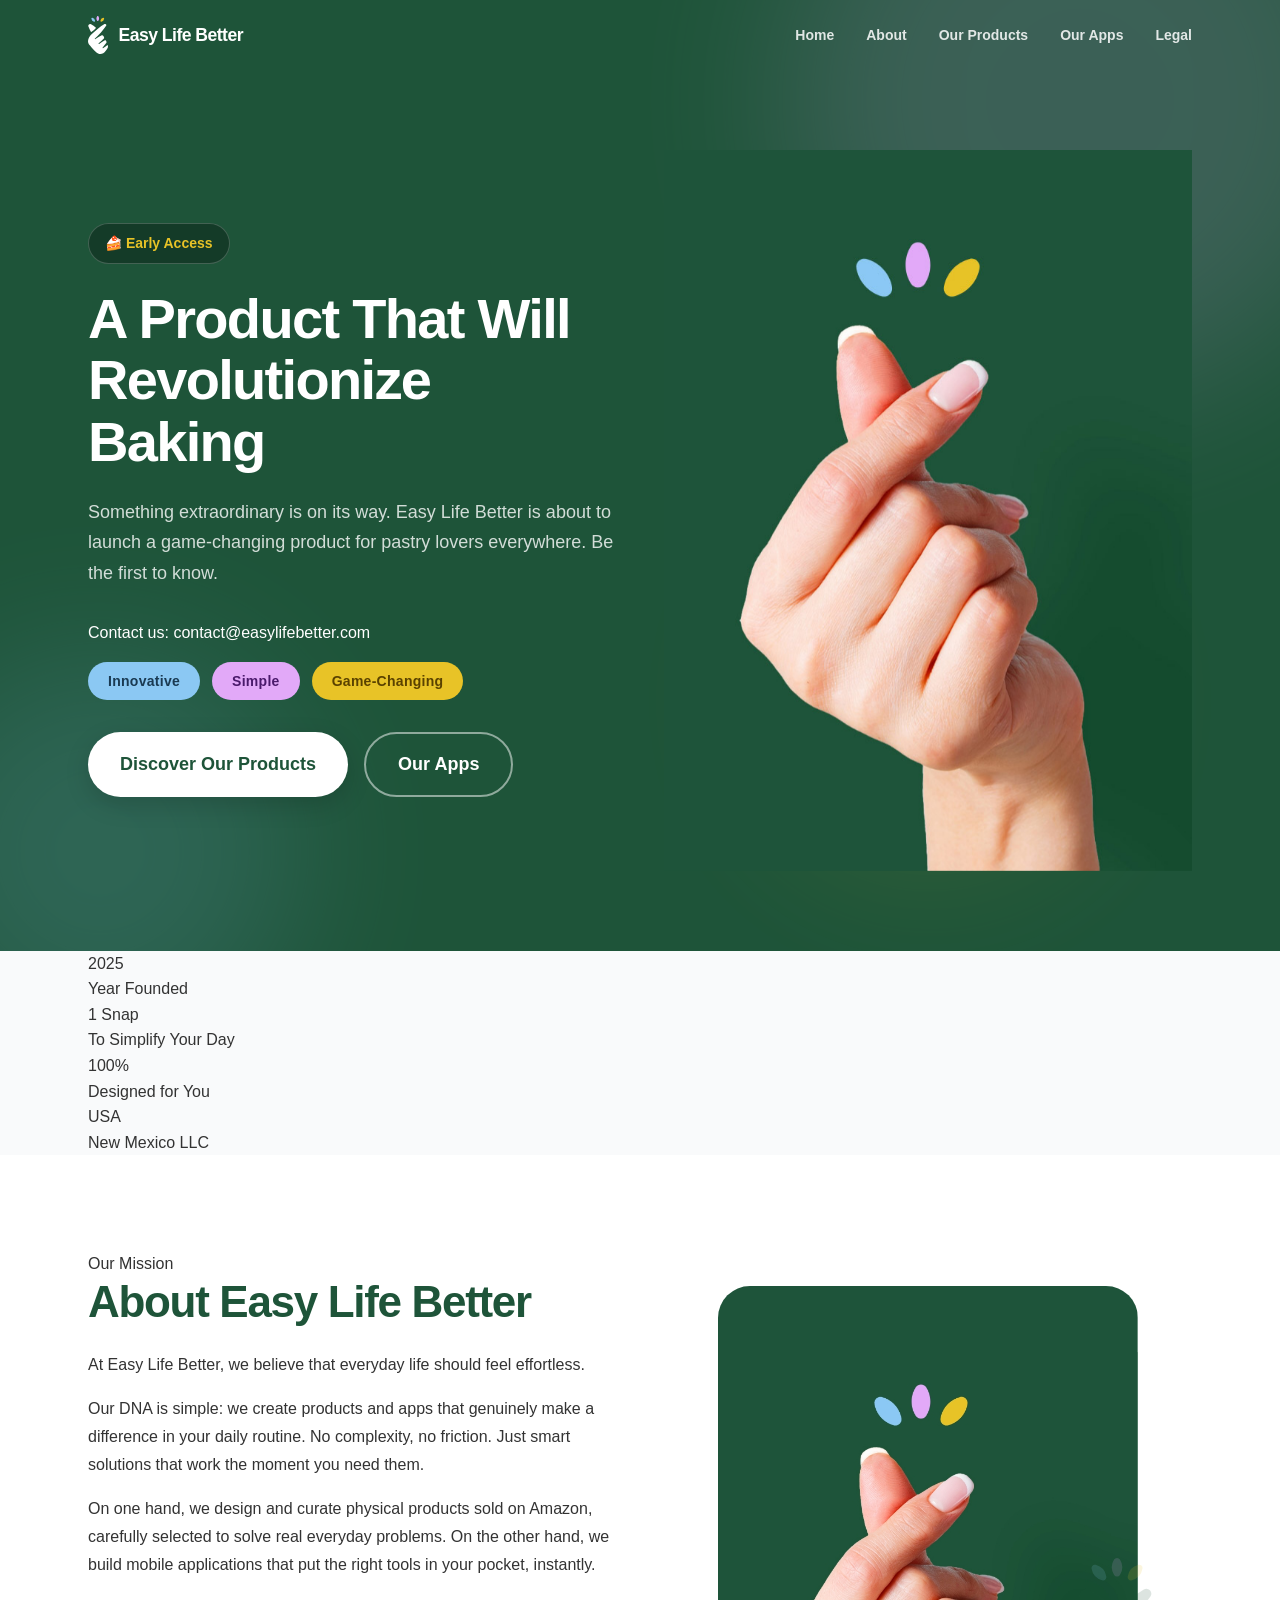
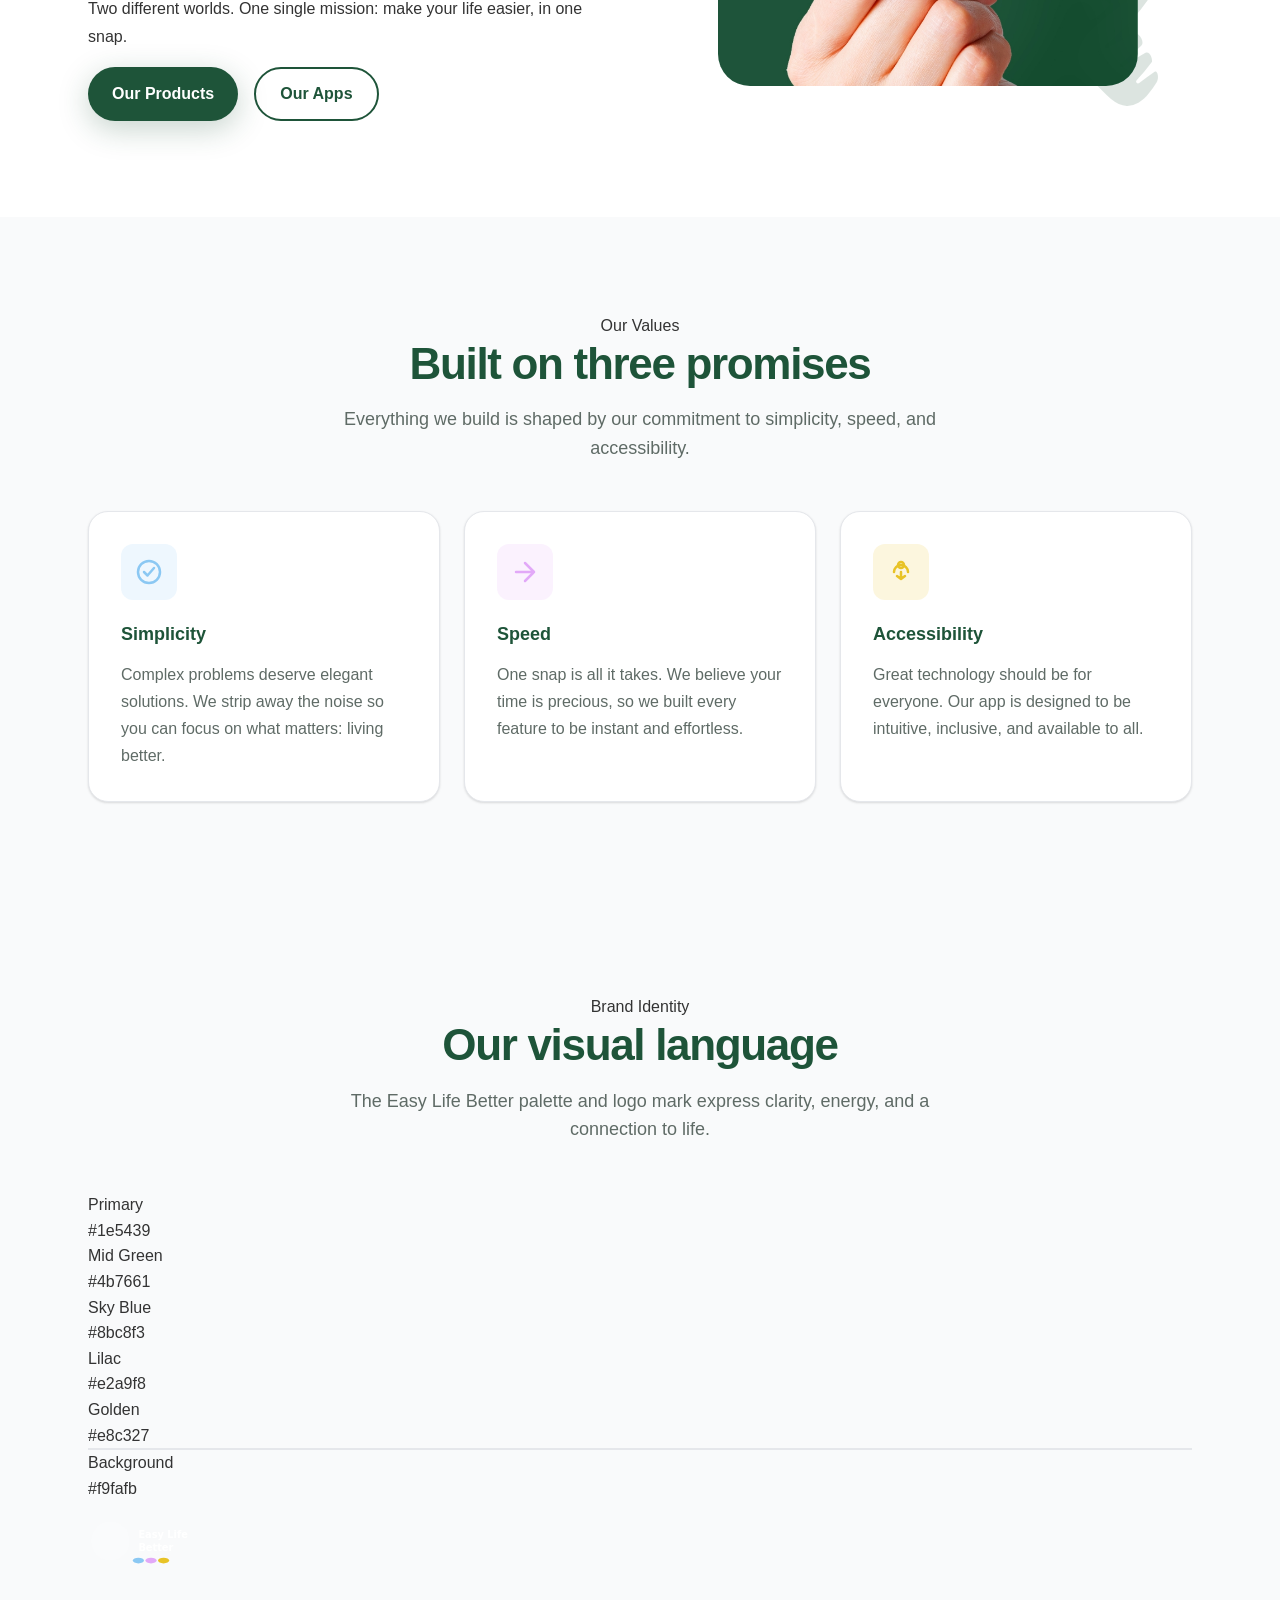
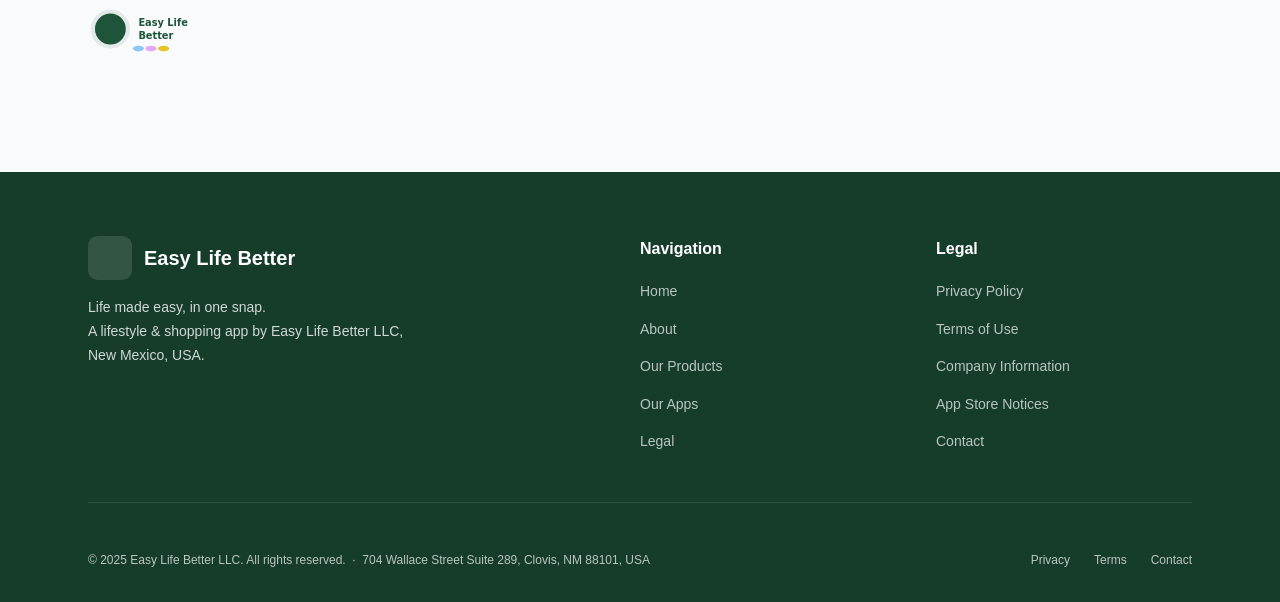
<file: index.html>
<!DOCTYPE html>
<html lang="en">
<head>
  <meta charset="UTF-8" />
  <meta name="viewport" content="width=device-width, initial-scale=1.0" />
  <title>Easy Life Better — Life Made Easy, In One Snap</title>
  <meta name="description" content="Easy Life Better designs everyday products and mobile apps to simplify your life. Discover our Amazon shop and upcoming app. Life made easy, in one snap." />
  <meta name="keywords" content="Easy Life Better, lifestyle app, shopping app, life made easy, one snap" />
  <meta name="author" content="Easy Life Better LLC" />

  <!-- Open Graph -->
  <meta property="og:type"        content="website" />
  <meta property="og:title"       content="Easy Life Better — Life Made Easy, In One Snap" />
  <meta property="og:description" content="A mobile shopping & lifestyle app that simplifies your everyday life." />
  <meta property="og:image"       content="assets/logo.png" />
  <meta property="og:url"         content="https://easylifebetter.com" />

  <!-- Twitter Card -->
  <meta name="twitter:card"        content="summary_large_image" />
  <meta name="twitter:title"       content="Easy Life Better" />
  <meta name="twitter:description" content="Life made easy, in one snap." />
  <meta name="twitter:image"       content="assets/logo.png" />

  <!-- Favicon -->
  <link rel="icon" type="image/svg+xml" href="assets/elb_picto_dark.svg" />

  <link rel="stylesheet" href="assets/style.css" />
</head>
<body>


  <!-- ═══════════════════════════════════════ NAVIGATION -->
  <nav class="nav" id="main-nav" role="navigation" aria-label="Main navigation">
    <div class="container">
      <div class="nav-inner">

        <a href="index.html" class="nav-brand" aria-label="Easy Life Better home">
          <img src="assets/elb_picto.svg" alt="" height="38" />
          <span class="brand-name">Easy Life Better</span>
        </a>

        <ul class="nav-links" role="list">
          <li><a href="index.html"    class="nav-link" aria-current="page">Home</a></li>
          <li><a href="#about"        class="nav-link">About</a></li>
          <li><a href="products.html" class="nav-link">Our Products</a></li>
          <li><a href="apps.html"     class="nav-link">Our Apps</a></li>
          <li><a href="legal.html"    class="nav-link">Legal</a></li>
        </ul>

        <button class="nav-toggle burger" aria-label="Open menu" aria-expanded="false" aria-controls="mobile-menu">
          <span></span>
          <span></span>
          <span></span>
        </button>

      </div>
    </div>
  </nav>

  <!-- ═══════════════════════════════════════ HERO -->
  <section class="hero" id="hero" aria-label="Hero">

    <!-- decorative background blobs -->
    <div class="hero-blob hero-blob-1" aria-hidden="true"></div>
    <div class="hero-blob hero-blob-2" aria-hidden="true"></div>
    <div class="hero-blob hero-blob-3" aria-hidden="true"></div>

    <div class="container">
      <div class="hero-content">

        <!-- Text side -->
        <div class="hero-text">
          <div class="hero-badge" aria-label="Early access badge">
            🍰 Early Access
          </div>

          <h1 class="heading-xl hero-title">
            A Product That Will<br />Revolutionize Baking
          </h1>

          <p class="hero-subtitle">
            Something extraordinary is on its way. Easy Life Better is about to launch a
            game-changing product for pastry lovers everywhere. Be the first to know.
          </p>

          <!-- Contact par email (le formulaire d'inscription arrivera avec le nouveau site) -->
          <p class="hero-form-note"><a class="hero-form-btn" href="mailto:contact@easylifebetter.com">Contact us: contact@easylifebetter.com</a></p>

          <!-- Brand accent tags -->
          <div class="snap-dots hero-tags" aria-label="Product highlights" style="margin-top:1rem;">
            <span class="snap-dot snap-dot-blue">Innovative</span>
            <span class="snap-dot snap-dot-purple">Simple</span>
            <span class="snap-dot snap-dot-yellow">Game-Changing</span>
          </div>

          <div class="hero-actions">
            <a href="products.html" class="btn btn-primary btn-lg" aria-label="Discover our products">
              Discover Our Products
            </a>
            <a href="apps.html" class="btn btn-outline btn-lg" aria-label="See our apps">
              Our Apps
            </a>
          </div>
        </div>

        <!-- Visual side -->
        <div class="hero-visual">
          <img
            src="assets/snap-fond-vert.jpg"
            alt="Life made easy in one snap"
            class="hero-snap-img"
            loading="eager"
          />
        </div>

      </div>
    </div>
  </section>

  <!-- ═══════════════════════════════════════ STATS BAR -->
  <div class="stats-bar" aria-label="Key figures">
    <div class="container">
      <div class="stats-inner">
        <div class="stat reveal">
          <div class="stat-number">2025</div>
          <div class="stat-label">Year Founded</div>
        </div>
        <div class="stat reveal">
          <div class="stat-number">1 Snap</div>
          <div class="stat-label">To Simplify Your Day</div>
        </div>
        <div class="stat reveal">
          <div class="stat-number">100%</div>
          <div class="stat-label">Designed for You</div>
        </div>
        <div class="stat reveal">
          <div class="stat-number">USA</div>
          <div class="stat-label">New Mexico LLC</div>
        </div>
      </div>
    </div>
  </div>

  <!-- ═══════════════════════════════════════ ABOUT -->
  <section class="about section" id="about" aria-label="About Easy Life Better">
    <div class="container">
      <div class="about-grid">

        <div class="about-text reveal">
          <div class="about-label">Our Mission</div>
          <h2 class="heading-lg about-title">About Easy Life Better</h2>
          <p class="about-desc">
            At Easy Life Better, we believe that everyday life should feel effortless.
          </p>
          <p class="about-desc">
            Our DNA is simple: we create products and apps that genuinely make a difference in your daily
            routine. No complexity, no friction. Just smart solutions that work the moment you need them.
          </p>
          <p class="about-desc">
            On one hand, we design and curate physical products sold on Amazon, carefully selected to solve
            real everyday problems. On the other hand, we build mobile applications that put the right tools
            in your pocket, instantly.
          </p>
          <p class="about-desc">
            Two different worlds. One single mission: make your life easier, in one snap.
          </p>
          <div style="display:flex;gap:1rem;flex-wrap:wrap;margin-top:0.5rem;">
            <a href="products.html" class="btn btn-primary" aria-label="See our products">Our Products</a>
            <a href="apps.html" class="btn btn-outline" style="color:var(--color-primary);border-color:var(--color-primary);" aria-label="See our apps">Our Apps</a>
          </div>
        </div>

        <div class="about-image-wrap reveal">
          <div class="about-image-card" style="position:relative;overflow:visible;padding:0;background:transparent;box-shadow:none;" aria-label="Easy Life Better snap hand image">
            <img
              src="assets/snap_hand.jpg"
              alt="Easy Life Better: life made easy in one snap"
              class="about-img"
            />
            <img
              src="assets/snap_green.svg"
              alt=""
              class="about-deco"
              aria-hidden="true"
            />
          </div>
        </div>

      </div>
    </div>
  </section>

  <!-- ═══════════════════════════════════════ VALUES -->
  <section class="values section" id="values" aria-label="Our values">
    <div class="container">

      <header class="section-header reveal">
        <div class="section-label">Our Values</div>
        <h2 class="heading-lg section-title">Built on three promises</h2>
        <p class="section-desc">Everything we build is shaped by our commitment to simplicity, speed, and accessibility.</p>
      </header>

      <div class="cards-grid">

        <!-- Simplicity -->
        <article class="value-card reveal" aria-label="Simplicity value">
          <div class="value-icon" style="background:rgba(139,200,243,0.15);" aria-hidden="true">
            <svg viewBox="0 0 28 28" fill="none" xmlns="http://www.w3.org/2000/svg">
              <circle cx="14" cy="14" r="11" stroke="#8bc8f3" stroke-width="2.5"/>
              <path d="M9 14l3.5 3.5L19 10" stroke="#8bc8f3" stroke-width="2.5" stroke-linecap="round" stroke-linejoin="round"/>
            </svg>
          </div>
          <h3 class="value-title">Simplicity</h3>
          <p class="value-desc">Complex problems deserve elegant solutions. We strip away the noise so you can focus on what matters: living better.</p>
        </article>

        <!-- Speed -->
        <article class="value-card reveal" aria-label="Speed value">
          <div class="value-icon" style="background:rgba(226,169,248,0.15);" aria-hidden="true">
            <svg viewBox="0 0 28 28" fill="none" xmlns="http://www.w3.org/2000/svg">
              <path d="M5 14h18M14 5l9 9-9 9" stroke="#e2a9f8" stroke-width="2.5" stroke-linecap="round" stroke-linejoin="round"/>
            </svg>
          </div>
          <h3 class="value-title">Speed</h3>
          <p class="value-desc">One snap is all it takes. We believe your time is precious, so we built every feature to be instant and effortless.</p>
        </article>

        <!-- Accessibility -->
        <article class="value-card reveal" aria-label="Accessibility value">
          <div class="value-icon" style="background:rgba(232,195,39,0.15);" aria-hidden="true">
            <svg viewBox="0 0 28 28" fill="none" xmlns="http://www.w3.org/2000/svg">
              <circle cx="14" cy="7" r="3" stroke="#e8c327" stroke-width="2.5"/>
              <path d="M7 14a7 7 0 0114 0M14 14v7M10 18l4 3 4-3" stroke="#e8c327" stroke-width="2.5" stroke-linecap="round" stroke-linejoin="round"/>
            </svg>
          </div>
          <h3 class="value-title">Accessibility</h3>
          <p class="value-desc">Great technology should be for everyone. Our app is designed to be intuitive, inclusive, and available to all.</p>
        </article>

      </div>
    </div>
  </section>

  <!-- ═══════════════════════════════════════ BRAND IDENTITY -->
  <section class="brand-identity section" id="brand" aria-label="Brand identity">
    <div class="container">

      <header class="section-header reveal">
        <div class="section-label">Brand Identity</div>
        <h2 class="heading-lg section-title">Our visual language</h2>
        <p class="section-desc">The Easy Life Better palette and logo mark express clarity, energy, and a connection to life.</p>
      </header>

      <!-- Colour swatches -->
      <div class="brand-swatches reveal" role="list" aria-label="Brand colour palette">

        <div class="swatch" role="listitem">
          <div class="swatch-color" style="background:#1e5439;" aria-label="Primary green colour"></div>
          <div class="swatch-info">
            <div class="swatch-name">Primary</div>
            <div class="swatch-hex">#1e5439</div>
          </div>
        </div>

        <div class="swatch" role="listitem">
          <div class="swatch-color" style="background:#4b7661;" aria-label="Mid green colour"></div>
          <div class="swatch-info">
            <div class="swatch-name">Mid Green</div>
            <div class="swatch-hex">#4b7661</div>
          </div>
        </div>

        <div class="swatch" role="listitem">
          <div class="swatch-color" style="background:#8bc8f3;" aria-label="Accent blue colour"></div>
          <div class="swatch-info">
            <div class="swatch-name">Sky Blue</div>
            <div class="swatch-hex">#8bc8f3</div>
          </div>
        </div>

        <div class="swatch" role="listitem">
          <div class="swatch-color" style="background:#e2a9f8;" aria-label="Accent purple colour"></div>
          <div class="swatch-info">
            <div class="swatch-name">Lilac</div>
            <div class="swatch-hex">#e2a9f8</div>
          </div>
        </div>

        <div class="swatch" role="listitem">
          <div class="swatch-color" style="background:#e8c327;" aria-label="Accent yellow colour"></div>
          <div class="swatch-info">
            <div class="swatch-name">Golden</div>
            <div class="swatch-hex">#e8c327</div>
          </div>
        </div>

        <div class="swatch" role="listitem">
          <div class="swatch-color" style="background:#f9fafb;border:1px solid #e5e7eb;" aria-label="Light background colour"></div>
          <div class="swatch-info">
            <div class="swatch-name">Background</div>
            <div class="swatch-hex">#f9fafb</div>
          </div>
        </div>

      </div>

      <!-- Logo variants -->
      <div class="brand-logo-variants reveal" aria-label="Logo variants">

        <div class="logo-variant logo-variant-dark" aria-label="Logo on dark green background">
          <svg width="140" height="80" viewBox="0 0 200 80" fill="none" xmlns="http://www.w3.org/2000/svg" aria-label="Easy Life Better logo on dark background">
            <circle cx="32" cy="40" r="28" fill="white" fill-opacity="0.15"/>
            <text x="32" y="52" text-anchor="middle" font-size="30" font-family="system-ui">🌿</text>
            <text x="72" y="36" font-size="14" font-weight="800" fill="white" font-family="system-ui, sans-serif">Easy Life</text>
            <text x="72" y="54" font-size="14" font-weight="800" fill="white" font-family="system-ui, sans-serif">Better</text>
            <ellipse cx="72" cy="68" rx="8" ry="4" fill="#8bc8f3"/>
            <ellipse cx="90" cy="68" rx="8" ry="4" fill="#e2a9f8"/>
            <ellipse cx="108" cy="68" rx="8" ry="4" fill="#e8c327"/>
          </svg>
        </div>

        <div class="logo-variant logo-variant-light" aria-label="Logo on light background">
          <svg width="140" height="80" viewBox="0 0 200 80" fill="none" xmlns="http://www.w3.org/2000/svg" aria-label="Easy Life Better logo on light background">
            <circle cx="32" cy="40" r="28" fill="#1e5439" fill-opacity="0.1"/>
            <circle cx="32" cy="40" r="22" fill="#1e5439"/>
            <text x="32" y="52" text-anchor="middle" font-size="26" font-family="system-ui">🌿</text>
            <text x="72" y="36" font-size="14" font-weight="800" fill="#1e5439" font-family="system-ui, sans-serif">Easy Life</text>
            <text x="72" y="54" font-size="14" font-weight="800" fill="#1e5439" font-family="system-ui, sans-serif">Better</text>
            <ellipse cx="72" cy="68" rx="8" ry="4" fill="#8bc8f3"/>
            <ellipse cx="90" cy="68" rx="8" ry="4" fill="#e2a9f8"/>
            <ellipse cx="108" cy="68" rx="8" ry="4" fill="#e8c327"/>
          </svg>
        </div>

      </div>
    </div>
  </section>

  <!-- ═══════════════════════════════════════ FOOTER -->
  <footer class="footer" role="contentinfo" aria-label="Site footer">
    <div class="container">

      <div class="footer-top">

        <!-- Brand col -->
        <div>
          <div class="footer-brand-logo">
            <svg width="44" height="44" viewBox="0 0 72 72" fill="none" xmlns="http://www.w3.org/2000/svg" aria-hidden="true">
              <rect width="72" height="72" rx="16" fill="white" fill-opacity="0.12"/>
              <text x="36" y="52" text-anchor="middle" font-size="38" font-family="system-ui">🌿</text>
            </svg>
            <span class="footer-brand-name">Easy Life Better</span>
          </div>
          <p class="footer-brand-desc">
            Life made easy, in one snap.<br />
            A lifestyle &amp; shopping app by Easy Life Better LLC,<br />
            New Mexico, USA.
          </p>
        </div>

        <!-- Navigation col -->
        <div>
          <div class="footer-col-title">Navigation</div>
          <ul class="footer-links" role="list">
            <li><a href="index.html"      class="footer-link">Home</a></li>
            <li><a href="#about"          class="footer-link">About</a></li>
            <li><a href="products.html"   class="footer-link">Our Products</a></li>
            <li><a href="apps.html"       class="footer-link">Our Apps</a></li>
            <li><a href="legal.html"      class="footer-link">Legal</a></li>
          </ul>
        </div>

        <!-- Legal col -->
        <div>
          <div class="footer-col-title">Legal</div>
          <ul class="footer-links" role="list">
            <li><a href="legal.html#privacy-policy" class="footer-link">Privacy Policy</a></li>
            <li><a href="legal.html#terms-of-use"   class="footer-link">Terms of Use</a></li>
            <li><a href="legal.html#company-info"   class="footer-link">Company Information</a></li>
            <li><a href="legal.html#app-notices"    class="footer-link">App Store Notices</a></li>
            <li><a href="legal.html#contact"        class="footer-link">Contact</a></li>
          </ul>
        </div>

      </div>

      <!-- Footer bottom -->
      <div class="footer-bottom">
        <p class="footer-copy">
          © 2025 Easy Life Better LLC. All rights reserved. &nbsp;·&nbsp;
          704 Wallace Street Suite 289, Clovis, NM 88101, USA
        </p>
        <div class="footer-legal-links">
          <a href="legal.html#privacy-policy" class="footer-legal-link">Privacy</a>
          <a href="legal.html#terms-of-use"   class="footer-legal-link">Terms</a>
          <a href="legal.html#contact"         class="footer-legal-link">Contact</a>
        </div>
      </div>

    </div>
  </footer>

  <!-- ═══════════════════════════════════════ SCRIPTS -->
  <script>
    // Navbar scroll + logo swap
    const nav = document.getElementById('main-nav');
    const logo = document.querySelector('.nav-brand img');
    window.addEventListener('scroll', () => {
      if (window.scrollY > 60) {
        nav.classList.add('scrolled');
        if (logo) logo.src = 'assets/elb_picto_dark.svg';
      } else {
        nav.classList.remove('scrolled');
        if (logo) logo.src = 'assets/elb_picto.svg';
      }
    }, { passive: true });
    // Run once on load
    if (window.scrollY > 60) {
      nav.classList.add('scrolled');
      if (logo) logo.src = 'assets/elb_picto_dark.svg';
    }

    // Burger menu
    const burger = document.querySelector('.burger');
    const navLinks = document.querySelector('.nav-links');
    if (burger && navLinks) {
      burger.addEventListener('click', () => {
        navLinks.classList.toggle('nav-open');
        burger.classList.toggle('active');
        burger.setAttribute('aria-expanded', navLinks.classList.contains('nav-open'));
      });
      document.querySelectorAll('.nav-links a').forEach(link => {
        link.addEventListener('click', () => {
          navLinks.classList.remove('nav-open');
          burger.classList.remove('active');
          burger.setAttribute('aria-expanded', 'false');
        });
      });
    }

    // Scroll reveal
    const revealObserver = new IntersectionObserver(
      entries => entries.forEach(e => { if (e.isIntersecting) { e.target.classList.add('visible'); revealObserver.unobserve(e.target); } }),
      { threshold: 0.12 }
    );
    document.querySelectorAll('.reveal').forEach(el => revealObserver.observe(el));

  </script>

</body>
</html>
</file>
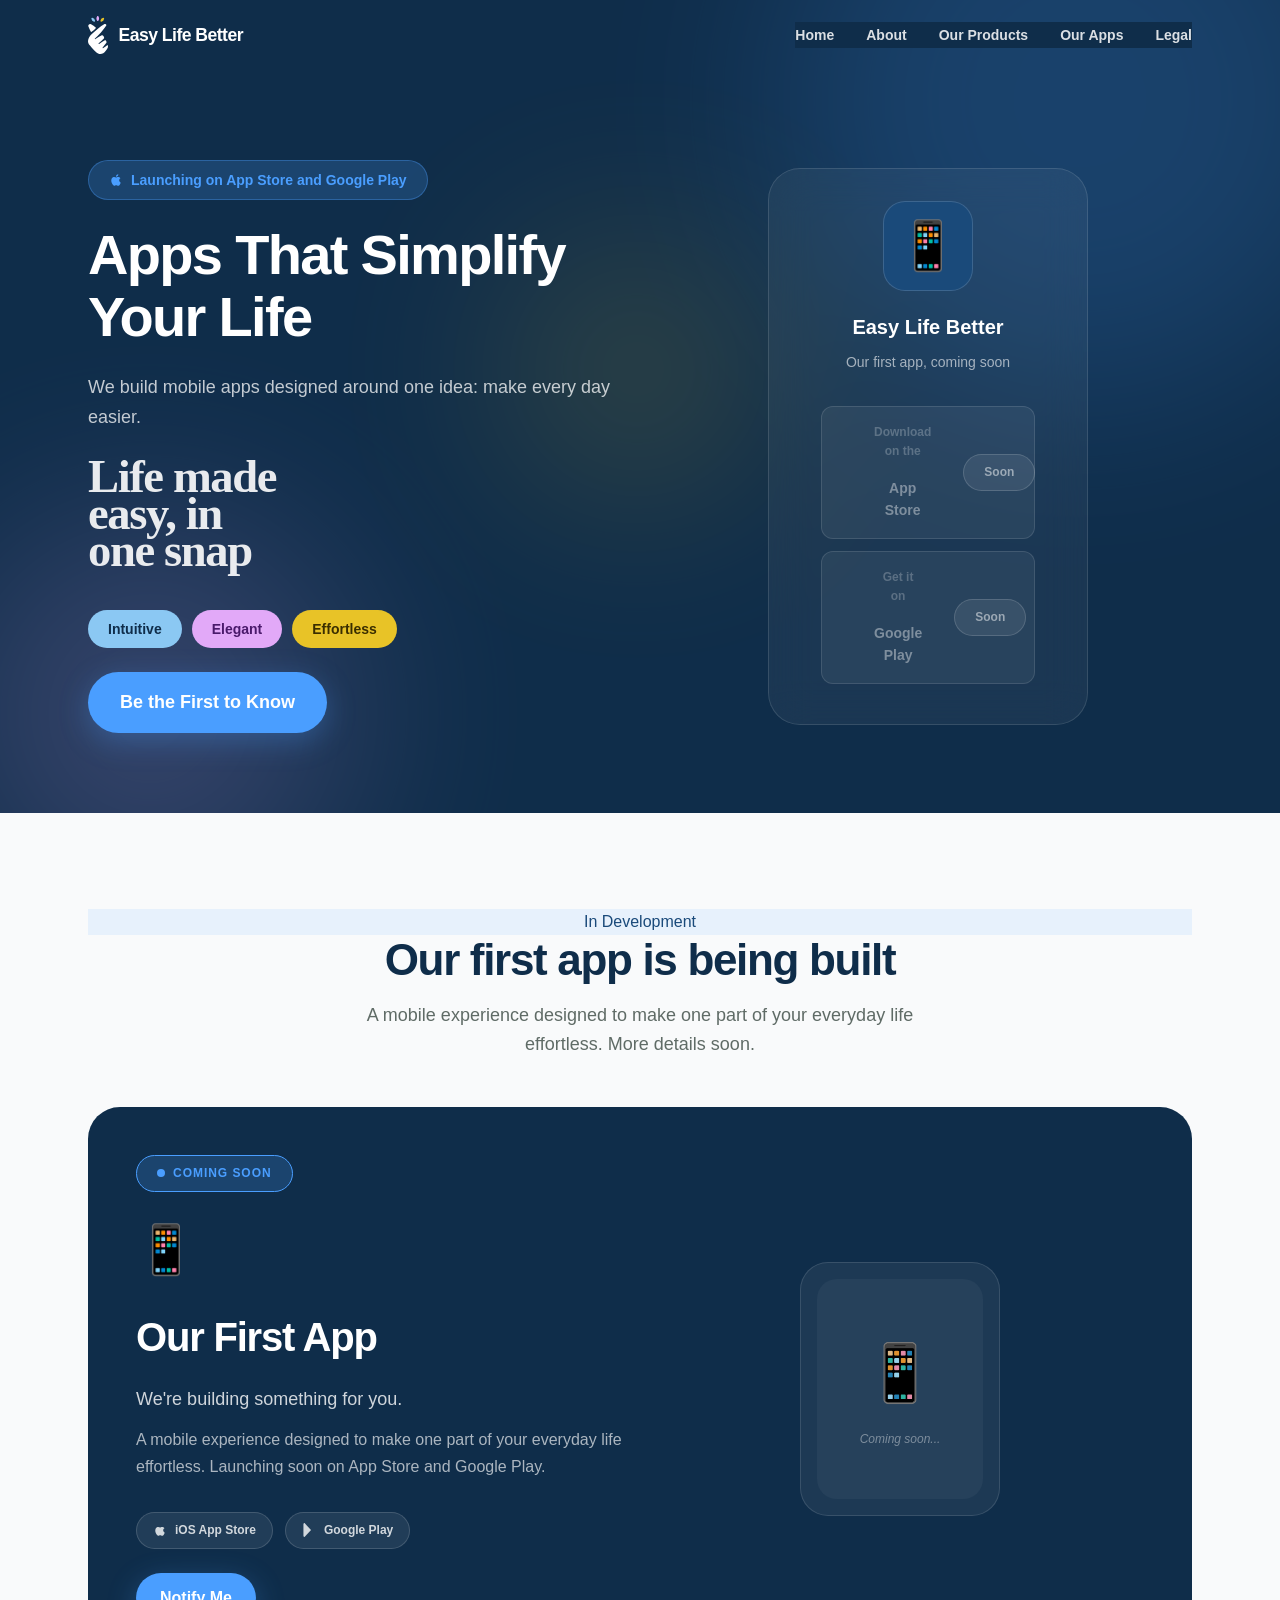
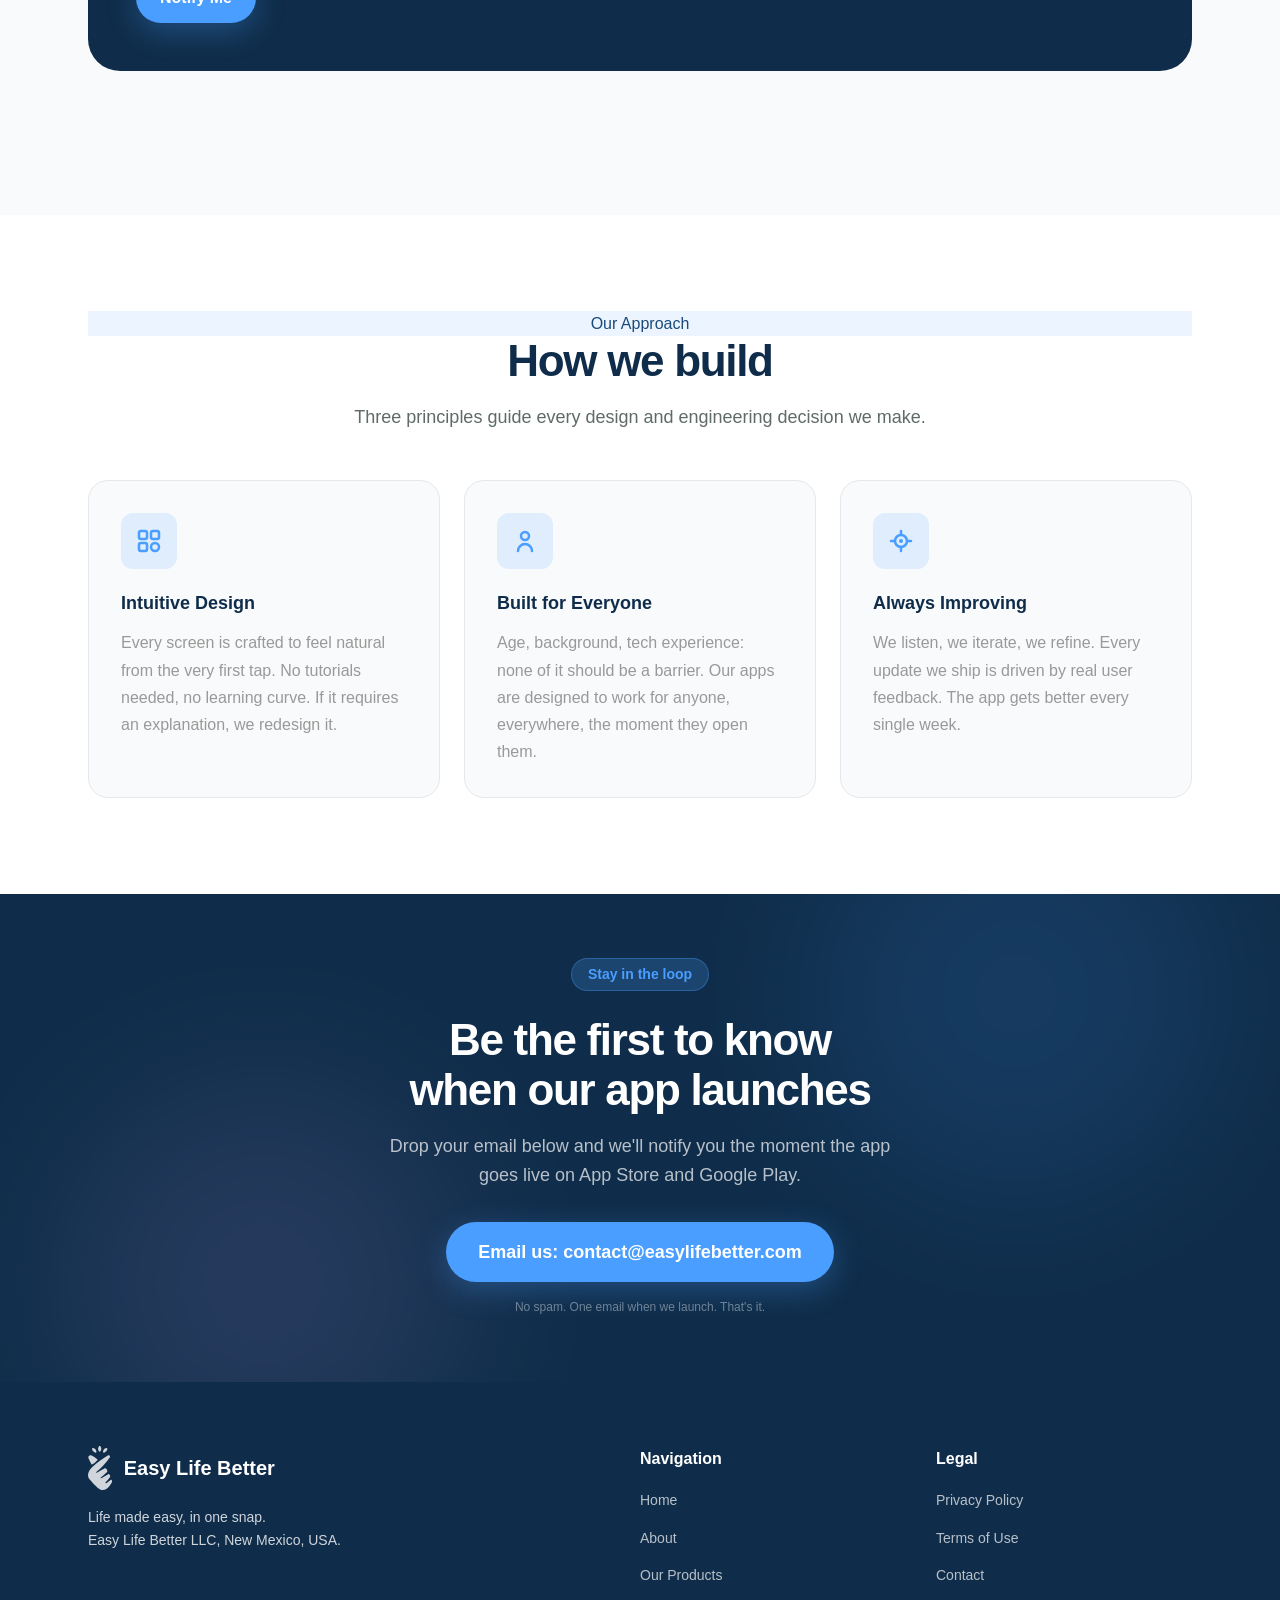
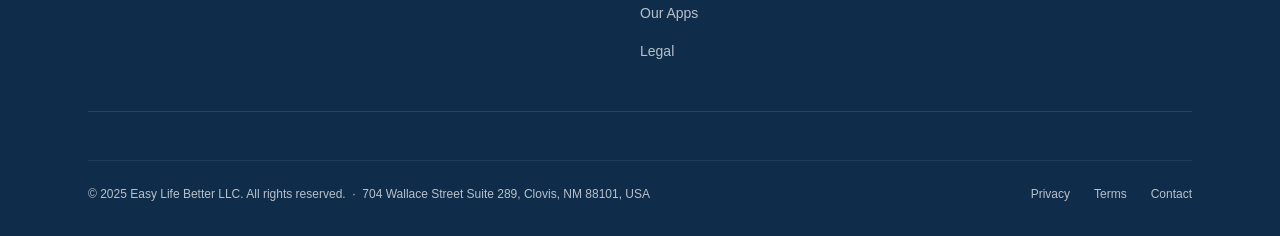
<file: apps.html>
<!DOCTYPE html>
<html lang="en">
<head>
  <meta charset="UTF-8" />
  <meta name="viewport" content="width=device-width, initial-scale=1.0" />
  <title>Our Apps — Easy Life Better | Mobile Apps That Simplify Life</title>
  <meta name="description" content="Easy Life Better develops mobile apps designed to simplify your everyday life. Our first app is coming soon to the App Store and Google Play." />
  <meta name="author" content="Easy Life Better LLC" />

  <meta property="og:type"        content="website" />
  <meta property="og:title"       content="Our Apps — Easy Life Better" />
  <meta property="og:description" content="Mobile apps designed to simplify your everyday life. Coming soon to App Store and Google Play." />
  <meta property="og:image"       content="assets/elb_picto.svg" />

  <link rel="icon" type="image/svg+xml" href="assets/elb_picto_dark.svg" />
  <link rel="stylesheet" href="assets/style.css" />

  <style>
    /* ── Apps page tokens ──────────────────────────── */
    :root {
      --apps-primary:   #0f2d4a;
      --apps-secondary: #1a4a7a;
      --apps-accent:    #4a9eff;
      --apps-accent-light: rgba(74,158,255,0.15);
    }

    /* ── Apps hero ─────────────────────────────────── */
    .apps-hero {
      background: var(--apps-primary);
      min-height: 85vh;
      display: flex;
      align-items: center;
      position: relative;
      overflow: hidden;
      padding-top: 80px;
    }
    .apps-blob {
      position: absolute;
      border-radius: 50%;
      filter: blur(100px);
      opacity: 0.18;
      pointer-events: none;
    }
    .apps-blob-1 { width: 600px; height: 600px; background: var(--apps-accent); top: -200px; right: -100px; }
    .apps-blob-2 { width: 400px; height: 400px; background: var(--color-accent-purple); bottom: -100px; left: -50px; }
    .apps-blob-3 { width: 250px; height: 250px; background: var(--color-accent-yellow); top: 30%; left: 40%; }

    /* Brand ovals decoration */
    .apps-ovals {
      display: flex;
      flex-wrap: wrap;
      gap: 10px;
      margin-bottom: var(--space-6);
      overflow: visible;
      padding-left: 0;
    }
    .apps-oval {
      padding: 8px 20px;
      border-radius: var(--radius-full);
      font-size: var(--font-size-sm);
      font-weight: 700;
      white-space: nowrap;
      display: inline-block;
    }
    .apps-oval-blue   { background: var(--color-accent-blue);   color: #0f2d4a; }
    .apps-oval-purple { background: var(--color-accent-purple); color: #4a1a6b; }
    .apps-oval-yellow { background: var(--color-accent-yellow); color: #3a2e00; }

    .apps-hero-inner {
      position: relative;
      z-index: 1;
      display: grid;
      grid-template-columns: 1fr;
      gap: var(--space-12);
      align-items: center;
      padding: var(--space-16) 0;
    }
    @media (min-width: 768px) {
      .apps-hero-inner { grid-template-columns: 1fr 1fr; padding: var(--space-20) 0; }
    }

    .apps-hero-text { color: var(--color-white); }
    .apps-hero-badge {
      display: inline-flex;
      align-items: center;
      gap: var(--space-2);
      padding: var(--space-2) var(--space-4);
      background: rgba(74,158,255,0.2);
      border: 1px solid rgba(74,158,255,0.35);
      border-radius: var(--radius-full);
      font-size: var(--font-size-sm);
      font-weight: 600;
      color: var(--apps-accent);
      margin-bottom: var(--space-6);
    }
    .apps-hero-title { color: var(--color-white); margin-bottom: var(--space-6); }
    .apps-hero-subtitle {
      font-size: var(--font-size-lg);
      color: rgba(255,255,255,0.75);
      line-height: 1.7;
      margin-bottom: var(--space-6);
    }
    .apps-slogan-img {
      max-width: 280px;
      height: auto;
      margin-bottom: var(--space-8);
      filter: brightness(0) invert(1) opacity(0.9);
    }

    /* Hero visual - app card */
    .apps-hero-visual {
      display: flex;
      justify-content: center;
      align-items: center;
    }
    .app-preview-card {
      background: rgba(255,255,255,0.05);
      backdrop-filter: blur(20px);
      -webkit-backdrop-filter: blur(20px);
      border: 1px solid rgba(255,255,255,0.12);
      border-radius: var(--radius-xl);
      padding: var(--space-8);
      width: 100%;
      max-width: 320px;
      text-align: center;
      color: var(--color-white);
    }
    .app-preview-icon {
      width: 90px;
      height: 90px;
      border-radius: 22px;
      background: var(--apps-secondary);
      border: 1px solid rgba(255,255,255,0.15);
      display: flex;
      align-items: center;
      justify-content: center;
      margin: 0 auto var(--space-5);
      font-size: 3rem;
    }
    .app-preview-name { font-size: var(--font-size-xl); font-weight: 800; margin-bottom: var(--space-2); }
    .app-preview-sub { font-size: var(--font-size-sm); color: rgba(255,255,255,0.6); margin-bottom: var(--space-6); }
    .app-store-badges { display: flex; flex-direction: column; gap: var(--space-3); }
    .store-badge {
      position: relative;
      display: flex;
      align-items: center;
      gap: var(--space-3);
      padding: var(--space-3) var(--space-5);
      background: rgba(255,255,255,0.06);
      border: 1px solid rgba(255,255,255,0.12);
      border-radius: var(--radius-md);
      color: rgba(255,255,255,0.4);
      font-size: var(--font-size-sm);
      font-weight: 600;
    }
    .store-badge-label { font-size: var(--font-size-xs); opacity: 0.6; }
    .store-badge-name { font-size: var(--font-size-sm); font-weight: 700; }
    .store-badge-soon {
      margin-left: auto;
      font-size: var(--font-size-xs);
      background: rgba(255,255,255,0.08);
      border: 1px solid rgba(255,255,255,0.15);
      color: rgba(255,255,255,0.5);
      padding: 2px 8px;
      border-radius: var(--radius-full);
    }

    /* ── App coming soon section ───────────────────── */
    .apps-main { background: var(--color-bg); }

    .app-hero-card {
      background: var(--apps-primary);
      border-radius: var(--radius-xl);
      overflow: hidden;
      margin-bottom: var(--space-12);
    }
    .app-hero-card-inner {
      display: grid;
      grid-template-columns: 1fr;
      padding: var(--space-12);
      gap: var(--space-8);
    }
    @media (min-width: 768px) {
      .app-hero-card-inner { grid-template-columns: 1fr 1fr; align-items: center; }
    }
    .app-coming-badge {
      display: inline-flex;
      align-items: center;
      gap: var(--space-2);
      padding: var(--space-1) var(--space-4);
      background: rgba(74,158,255,0.2);
      border: 1px solid var(--apps-accent);
      color: var(--apps-accent);
      border-radius: var(--radius-full);
      font-size: var(--font-size-xs);
      font-weight: 800;
      letter-spacing: 0.08em;
      text-transform: uppercase;
      margin-bottom: var(--space-5);
    }
    .app-hero-emoji { font-size: 3rem; margin-bottom: var(--space-4); }
    .app-hero-name { font-size: clamp(1.75rem, 4vw, 2.5rem); font-weight: 800; letter-spacing: -0.03em; color: var(--color-white); margin-bottom: var(--space-4); }
    .app-hero-tagline { font-size: var(--font-size-lg); color: rgba(255,255,255,0.8); margin-bottom: var(--space-3); }
    .app-platforms { display: flex; gap: var(--space-3); flex-wrap: wrap; margin-bottom: var(--space-6); }
    .platform-tag {
      display: flex;
      align-items: center;
      gap: var(--space-2);
      padding: var(--space-2) var(--space-4);
      background: rgba(255,255,255,0.08);
      border: 1px solid rgba(255,255,255,0.15);
      border-radius: var(--radius-full);
      font-size: var(--font-size-xs);
      font-weight: 700;
      color: rgba(255,255,255,0.8);
    }
    .app-hero-teaser { color: rgba(255,255,255,0.65); line-height: 1.7; margin-bottom: var(--space-8); }
    .btn-apps-primary {
      background: var(--apps-accent);
      color: white;
      box-shadow: 0 8px 30px rgba(74,158,255,0.3);
    }
    .btn-apps-primary:hover { background: #5aaeff; box-shadow: 0 12px 40px rgba(74,158,255,0.45); }

    /* App visual preview */
    .app-visual-side {
      display: flex;
      justify-content: center;
    }
    .app-phone-frame {
      width: 200px;
      background: rgba(255,255,255,0.06);
      border: 1px solid rgba(255,255,255,0.12);
      border-radius: 28px;
      padding: var(--space-4);
      text-align: center;
    }
    .app-phone-screen {
      background: rgba(255,255,255,0.04);
      border-radius: 20px;
      height: 220px;
      display: flex;
      flex-direction: column;
      align-items: center;
      justify-content: center;
      gap: var(--space-3);
    }
    .app-phone-icon { font-size: 3.5rem; filter: grayscale(0.3); }
    .app-phone-label { font-size: var(--font-size-xs); color: rgba(255,255,255,0.4); font-style: italic; }

    /* ── Our Approach cards ──────────────────────────── */
    .approach-section { background: var(--color-white); }
    .approach-card {
      background: var(--color-bg);
      border-radius: var(--radius-lg);
      padding: var(--space-8);
      border: 1px solid var(--color-border);
      transition: transform var(--transition-base), box-shadow var(--transition-base);
    }
    .approach-card:hover { transform: translateY(-5px); box-shadow: var(--shadow-lg); }
    .approach-icon {
      width: 56px; height: 56px;
      background: var(--apps-accent-light);
      border-radius: var(--radius-md);
      display: flex; align-items: center; justify-content: center;
      margin-bottom: var(--space-5);
    }
    .approach-icon svg { width: 28px; height: 28px; }
    .approach-title { font-weight: 700; font-size: var(--font-size-lg); color: var(--apps-primary); margin-bottom: var(--space-3); }
    .approach-desc { color: var(--color-gray); line-height: 1.7; }

    /* ── Notify section ─────────────────────────────── */
    .notify-section {
      background: var(--apps-primary);
      padding: var(--space-16) 0;
      text-align: center;
      position: relative;
      overflow: hidden;
    }
    .notify-blob {
      position: absolute;
      width: 400px; height: 400px;
      border-radius: 50%;
      filter: blur(80px);
      pointer-events: none;
    }
    .notify-blob-1 { background: var(--apps-accent); opacity: 0.12; top: -100px; right: 5%; }
    .notify-blob-2 { background: var(--color-accent-purple); opacity: 0.10; bottom: -100px; left: 5%; }
    .notify-inner { position: relative; z-index: 1; max-width: 600px; margin: 0 auto; }
    .notify-label {
      display: inline-block;
      padding: var(--space-1) var(--space-4);
      background: rgba(74,158,255,0.2);
      border: 1px solid rgba(74,158,255,0.35);
      color: var(--apps-accent);
      border-radius: var(--radius-full);
      font-size: var(--font-size-sm);
      font-weight: 700;
      margin-bottom: var(--space-6);
    }
    .notify-title { color: var(--color-white); margin-bottom: var(--space-4); }
    .notify-subtitle { color: rgba(255,255,255,0.7); font-size: var(--font-size-lg); margin-bottom: var(--space-8); }
    .notify-form {
      display: flex;
      flex-direction: column;
      align-items: center;
      gap: 16px;
      max-width: 480px;
      margin: 0 auto;
    }
    .notify-input {
      width: 100%;
      padding: 16px 24px;
      border-radius: 999px;
      border: 1.5px solid rgba(255,255,255,0.2);
      background: rgba(255,255,255,0.08);
      color: white;
      font-size: 1rem;
      font-family: var(--font-family);
      outline: none;
      transition: border-color 0.2s ease, background 0.2s ease;
    }
    .notify-input::placeholder { color: rgba(255,255,255,0.4); }
    .notify-input:focus { border-color: var(--apps-accent); background: rgba(255,255,255,0.12); }
    .notify-form .btn-apps-primary {
      padding: 16px 48px;
      border-radius: 999px;
      font-size: 1rem;
    }
    .notify-disclaimer { margin-top: var(--space-4); font-size: var(--font-size-xs); color: rgba(255,255,255,0.4); }
    /* Email label color fix */
    label[for="notify-email"],
    .email-label {
      color: rgba(255,255,255,0.6) !important;
    }

    /* Nav overrides for blue page */
    .apps-page .brand-name { color: white; }
    .apps-page .burger span { background: white; }
    .apps-page .nav.scrolled { background: #ffffff; box-shadow: 0 2px 20px rgba(0,0,0,0.08); }
    .apps-page .nav.scrolled .brand-name { color: #0f2d4a; }
    .apps-page .nav.scrolled .nav-link { color: #0f2d4a; }
    .apps-page .nav.scrolled .nav-link:hover { color: var(--apps-accent); }
    .apps-page .nav.scrolled .burger span { background: #0f2d4a; }
    .apps-page .section-title { color: var(--apps-primary); }
    .apps-page .section-label { background: rgba(74,158,255,0.1); color: var(--apps-secondary); }
    .apps-page .about-label { background: rgba(74,158,255,0.1); color: var(--apps-secondary); }

    /* Footer blue override */
    .apps-page .footer { background: var(--apps-primary); }
    .apps-page .footer-bottom { border-top: 1px solid rgba(255,255,255,0.08); padding-top: var(--space-6); }

    /* Mobile burger menu: override global green with apps blue */
    body.apps-page .nav-links {
      background: #0f2d4a !important;
    }
    body.apps-page .nav-links.nav-open {
      background: #0f2d4a !important;
    }
  </style>
</head>
<body class="apps-page">

  <!-- ═══════════════════════════════════════ NAVIGATION -->
  <nav class="nav" id="main-nav" role="navigation" aria-label="Main navigation">
    <div class="container">
      <div class="nav-inner">

        <a href="index.html" class="nav-brand" aria-label="Easy Life Better home">
          <img src="assets/elb_picto.svg" alt="" height="38" />
          <span class="brand-name">Easy Life Better</span>
        </a>

        <ul class="nav-links" role="list">
          <li><a href="index.html"    class="nav-link">Home</a></li>
          <li><a href="index.html#about" class="nav-link">About</a></li>
          <li><a href="products.html" class="nav-link">Our Products</a></li>
          <li><a href="apps.html"     class="nav-link" aria-current="page">Our Apps</a></li>
          <li><a href="legal.html"    class="nav-link">Legal</a></li>
        </ul>

        <button class="nav-toggle burger" aria-label="Open menu" aria-expanded="false" aria-controls="mobile-menu">
          <span></span>
          <span></span>
          <span></span>
        </button>

      </div>
    </div>
  </nav>

  <!-- ═══════════════════════════════════════ HERO -->
  <section class="apps-hero" aria-label="Apps page hero">
    <div class="apps-blob apps-blob-1" aria-hidden="true"></div>
    <div class="apps-blob apps-blob-2" aria-hidden="true"></div>
    <div class="apps-blob apps-blob-3" aria-hidden="true"></div>

    <div class="container">
      <div class="apps-hero-inner">

        <div class="apps-hero-text">
          <div class="apps-hero-badge" aria-label="Coming to App Store and Google Play">
            <svg width="14" height="14" viewBox="0 0 24 24" fill="currentColor" aria-hidden="true"><path d="M18.71 19.5C17.88 20.74 17 21.95 15.66 21.97C14.32 22 13.89 21.18 12.37 21.18C10.84 21.18 10.37 21.95 9.1 22C7.78 22.05 6.8 20.68 5.96 19.47C4.25 17 2.94 12.45 4.7 9.39C5.57 7.87 7.13 6.91 8.82 6.88C10.1 6.86 11.32 7.75 12.11 7.75C12.89 7.75 14.37 6.68 15.92 6.84C16.57 6.87 18.39 7.1 19.56 8.82C19.47 8.88 17.39 10.1 17.41 12.63C17.44 15.65 20.06 16.66 20.09 16.67C20.06 16.74 19.67 18.11 18.71 19.5ZM13 3.5C13.73 2.67 14.94 2.04 15.94 2C16.07 3.17 15.6 4.35 14.9 5.19C14.21 6.04 13.07 6.7 11.95 6.61C11.8 5.46 12.36 4.26 13 3.5Z"/></svg>
            Launching on App Store and Google Play
          </div>

          <h1 class="heading-xl apps-hero-title">
            Apps That Simplify<br />Your Life
          </h1>

          <p class="apps-hero-subtitle">
            We build mobile apps designed around one idea: make every day easier.
          </p>

          <!-- Brand slogan image -->
          <img src="assets/slogan.svg" alt="Life made easy, in one snap" class="apps-slogan-img" />

          <!-- Brand ovals -->
          <div class="apps-ovals" aria-label="Brand identity">
            <span class="apps-oval apps-oval-blue">Intuitive</span>
            <span class="apps-oval apps-oval-purple">Elegant</span>
            <span class="apps-oval apps-oval-yellow">Effortless</span>
          </div>

          <a href="#notify" class="btn btn-apps-primary btn-lg" aria-label="Get notified when the app launches">
            Be the First to Know
          </a>
        </div>

        <div class="apps-hero-visual" aria-hidden="true">
          <div class="app-preview-card">
            <div class="app-preview-icon">📱</div>
            <div class="app-preview-name">Easy Life Better</div>
            <div class="app-preview-sub">Our first app, coming soon</div>
            <div class="app-store-badges">
              <div class="store-badge" aria-label="Apple App Store, coming soon">
                <svg width="20" height="20" viewBox="0 0 24 24" fill="currentColor"><path d="M18.71 19.5C17.88 20.74 17 21.95 15.66 21.97C14.32 22 13.89 21.18 12.37 21.18C10.84 21.18 10.37 21.95 9.1 22C7.78 22.05 6.8 20.68 5.96 19.47C4.25 17 2.94 12.45 4.7 9.39C5.57 7.87 7.13 6.91 8.82 6.88C10.1 6.86 11.32 7.75 12.11 7.75C12.89 7.75 14.37 6.68 15.92 6.84C16.57 6.87 18.39 7.1 19.56 8.82C19.47 8.88 17.39 10.1 17.41 12.63C17.44 15.65 20.06 16.66 20.09 16.67C20.06 16.74 19.67 18.11 18.71 19.5ZM13 3.5C13.73 2.67 14.94 2.04 15.94 2C16.07 3.17 15.6 4.35 14.9 5.19C14.21 6.04 13.07 6.7 11.95 6.61C11.8 5.46 12.36 4.26 13 3.5Z"/></svg>
                <div>
                  <div class="store-badge-label">Download on the</div>
                  <div class="store-badge-name">App Store</div>
                </div>
                <span class="store-badge-soon">Soon</span>
              </div>
              <div class="store-badge" aria-label="Google Play, coming soon">
                <svg width="20" height="20" viewBox="0 0 24 24" fill="currentColor"><path d="M3.18 23.76c.37.21.79.25 1.19.09L15.5 12 4.37.15C3.97-.01 3.55.03 3.18.24 2.5.64 2.5 1.38 2.5 2v20c0 .62 0 1.36.68 1.76zM19.5 9.5L16.73 8l-2.46 2.5 2.46 2.5L19.5 14.5l1.67-1c.61-.37.83-.88.83-1.5 0-.62-.22-1.13-.83-1.5L19.5 9.5zM4.37 23.85L14.43 13.5l-1.7-1.73L4.37 23.85zM4.37.15L12.73 9.23l1.7-1.73L4.37.15z"/></svg>
                <div>
                  <div class="store-badge-label">Get it on</div>
                  <div class="store-badge-name">Google Play</div>
                </div>
                <span class="store-badge-soon">Soon</span>
              </div>
            </div>
          </div>
        </div>

      </div>
    </div>
  </section>

  <!-- ═══════════════════════════════════════ APP COMING SOON -->
  <section class="apps-main section" id="our-app" aria-label="Our first app">
    <div class="container">

      <header class="section-header reveal">
        <div class="section-label">In Development</div>
        <h2 class="heading-lg section-title">Our first app is being built</h2>
        <p class="section-desc">A mobile experience designed to make one part of your everyday life effortless. More details soon.</p>
      </header>

      <!-- App hero card -->
      <div class="app-hero-card reveal" aria-label="First app coming soon">
        <div class="app-hero-card-inner">

          <div>
            <span class="app-coming-badge">
              <svg width="8" height="8" viewBox="0 0 8 8" fill="currentColor" aria-hidden="true"><circle cx="4" cy="4" r="4"/></svg>
              Coming Soon
            </span>
            <div class="app-hero-emoji" aria-hidden="true">📱</div>
            <h2 class="app-hero-name">Our First App</h2>
            <p class="app-hero-tagline">We're building something for you.</p>
            <p class="app-hero-teaser">
              A mobile experience designed to make one part of your everyday life effortless.
              Launching soon on App Store and Google Play.
            </p>
            <div class="app-platforms" aria-label="Available platforms">
              <span class="platform-tag">
                <svg width="14" height="14" viewBox="0 0 24 24" fill="currentColor" aria-hidden="true"><path d="M18.71 19.5C17.88 20.74 17 21.95 15.66 21.97C14.32 22 13.89 21.18 12.37 21.18C10.84 21.18 10.37 21.95 9.1 22C7.78 22.05 6.8 20.68 5.96 19.47C4.25 17 2.94 12.45 4.7 9.39C5.57 7.87 7.13 6.91 8.82 6.88C10.1 6.86 11.32 7.75 12.11 7.75C12.89 7.75 14.37 6.68 15.92 6.84C16.57 6.87 18.39 7.1 19.56 8.82C19.47 8.88 17.39 10.1 17.41 12.63C17.44 15.65 20.06 16.66 20.09 16.67C20.06 16.74 19.67 18.11 18.71 19.5Z"/></svg>
                iOS App Store
              </span>
              <span class="platform-tag">
                <svg width="14" height="14" viewBox="0 0 24 24" fill="currentColor" aria-hidden="true"><path d="M3.18 23.76c.37.21.79.25 1.19.09L15.5 12 4.37.15C3.97-.01 3.55.03 3.18.24 2.5.64 2.5 1.38 2.5 2v20c0 .62 0 1.36.68 1.76z"/></svg>
                Google Play
              </span>
            </div>
            <a href="#notify" class="btn btn-apps-primary" aria-label="Get notified when the app launches">
              Notify Me
            </a>
          </div>

          <div class="app-visual-side" aria-hidden="true">
            <div class="app-phone-frame">
              <div class="app-phone-screen">
                <div class="app-phone-icon">📱</div>
                <p class="app-phone-label">Coming soon...</p>
              </div>
            </div>
          </div>

        </div>
      </div>

    </div>
  </section>

  <!-- ═══════════════════════════════════════ OUR APPROACH -->
  <section class="approach-section section" id="approach" aria-label="Our approach">
    <div class="container">

      <header class="section-header reveal">
        <div class="section-label" style="background:rgba(74,158,255,0.1);color:var(--apps-secondary);">Our Approach</div>
        <h2 class="heading-lg section-title">How we build</h2>
        <p class="section-desc">Three principles guide every design and engineering decision we make.</p>
      </header>

      <div class="cards-grid">

        <article class="approach-card reveal" aria-label="Intuitive design principle">
          <div class="approach-icon" aria-hidden="true">
            <svg viewBox="0 0 28 28" fill="none" xmlns="http://www.w3.org/2000/svg">
              <rect x="4" y="4" width="8" height="8" rx="2" stroke="#4a9eff" stroke-width="2.5"/>
              <rect x="16" y="4" width="8" height="8" rx="2" stroke="#4a9eff" stroke-width="2.5"/>
              <rect x="4" y="16" width="8" height="8" rx="2" stroke="#4a9eff" stroke-width="2.5"/>
              <path d="M16 20a4 4 0 108 0 4 4 0 00-8 0" stroke="#4a9eff" stroke-width="2.5"/>
            </svg>
          </div>
          <h3 class="approach-title">Intuitive Design</h3>
          <p class="approach-desc">
            Every screen is crafted to feel natural from the very first tap. No tutorials needed,
            no learning curve. If it requires an explanation, we redesign it.
          </p>
        </article>

        <article class="approach-card reveal" aria-label="Built for everyone principle">
          <div class="approach-icon" aria-hidden="true">
            <svg viewBox="0 0 28 28" fill="none" xmlns="http://www.w3.org/2000/svg">
              <circle cx="14" cy="9" r="4" stroke="#4a9eff" stroke-width="2.5"/>
              <path d="M7 24c0-3.866 3.134-7 7-7s7 3.134 7 7" stroke="#4a9eff" stroke-width="2.5" stroke-linecap="round"/>
            </svg>
          </div>
          <h3 class="approach-title">Built for Everyone</h3>
          <p class="approach-desc">
            Age, background, tech experience: none of it should be a barrier. Our apps are
            designed to work for anyone, everywhere, the moment they open them.
          </p>
        </article>

        <article class="approach-card reveal" aria-label="Always improving principle">
          <div class="approach-icon" aria-hidden="true">
            <svg viewBox="0 0 28 28" fill="none" xmlns="http://www.w3.org/2000/svg">
              <path d="M14 4v4m0 12v4M4 14h4m12 0h4" stroke="#4a9eff" stroke-width="2.5" stroke-linecap="round"/>
              <circle cx="14" cy="14" r="6" stroke="#4a9eff" stroke-width="2.5"/>
              <circle cx="14" cy="14" r="2" fill="#4a9eff"/>
            </svg>
          </div>
          <h3 class="approach-title">Always Improving</h3>
          <p class="approach-desc">
            We listen, we iterate, we refine. Every update we ship is driven by real user
            feedback. The app gets better every single week.
          </p>
        </article>

      </div>
    </div>
  </section>

  <!-- ═══════════════════════════════════════ NOTIFY SECTION -->
  <section class="notify-section" id="notify" aria-label="Get notified">
    <div class="notify-blob notify-blob-1" aria-hidden="true"></div>
    <div class="notify-blob notify-blob-2" aria-hidden="true"></div>
    <div class="container notify-inner">
      <div class="notify-label">Stay in the loop</div>
      <h2 class="heading-lg notify-title">Be the first to know<br />when our app launches</h2>
      <p class="notify-subtitle">
        Drop your email below and we'll notify you the moment the app goes live
        on App Store and Google Play.
      </p>
      <p><a href="mailto:contact@easylifebetter.com?subject=App%20launch" class="btn btn-apps-primary btn-lg">Email us: contact@easylifebetter.com</a></p>
      <p class="notify-disclaimer">No spam. One email when we launch. That's it.</p>
    </div>
  </section>

  <!-- ═══════════════════════════════════════ FOOTER -->
  <footer class="footer" role="contentinfo" aria-label="Site footer">
    <div class="container">
      <div class="footer-top">

        <div>
          <div class="footer-brand-logo">
            <img src="assets/elb_picto.svg" alt="Easy Life Better" style="height:44px;width:auto;filter:brightness(0) invert(1) opacity(0.8);" />
            <span class="footer-brand-name">Easy Life Better</span>
          </div>
          <p class="footer-brand-desc">
            Life made easy, in one snap.<br />
            Easy Life Better LLC, New Mexico, USA.
          </p>
        </div>

        <div>
          <div class="footer-col-title">Navigation</div>
          <ul class="footer-links" role="list">
            <li><a href="index.html"      class="footer-link">Home</a></li>
            <li><a href="index.html#about" class="footer-link">About</a></li>
            <li><a href="products.html"   class="footer-link">Our Products</a></li>
            <li><a href="apps.html"       class="footer-link">Our Apps</a></li>
            <li><a href="legal.html"      class="footer-link">Legal</a></li>
          </ul>
        </div>

        <div>
          <div class="footer-col-title">Legal</div>
          <ul class="footer-links" role="list">
            <li><a href="legal.html#privacy-policy" class="footer-link">Privacy Policy</a></li>
            <li><a href="legal.html#terms-of-use"   class="footer-link">Terms of Use</a></li>
            <li><a href="legal.html#contact"         class="footer-link">Contact</a></li>
          </ul>
        </div>

      </div>

      <div class="footer-bottom">
        <p class="footer-copy">
          &copy; 2025 Easy Life Better LLC. All rights reserved. &nbsp;&middot;&nbsp;
          704 Wallace Street Suite 289, Clovis, NM 88101, USA
        </p>
        <div class="footer-legal-links">
          <a href="legal.html#privacy-policy" class="footer-legal-link">Privacy</a>
          <a href="legal.html#terms-of-use"   class="footer-legal-link">Terms</a>
          <a href="legal.html#contact"         class="footer-legal-link">Contact</a>
        </div>
      </div>

    </div>
  </footer>

  <script>
    // Navbar scroll + logo swap
    const nav = document.getElementById('main-nav');
    const logo = document.querySelector('.nav-brand img');
    window.addEventListener('scroll', () => {
      if (window.scrollY > 60) {
        nav.classList.add('scrolled');
        if (logo) logo.src = 'assets/elb_picto_dark.svg';
      } else {
        nav.classList.remove('scrolled');
        if (logo) logo.src = 'assets/elb_picto.svg';
      }
    }, { passive: true });
    if (window.scrollY > 60) { nav.classList.add('scrolled'); if (logo) logo.src = 'assets/elb_picto_dark.svg'; }

    // Burger menu
    const burger = document.querySelector('.burger');
    const navLinks = document.querySelector('.nav-links');
    if (burger && navLinks) {
      burger.addEventListener('click', () => {
        navLinks.classList.toggle('nav-open');
        burger.classList.toggle('active');
        burger.setAttribute('aria-expanded', navLinks.classList.contains('nav-open'));
      });
      document.querySelectorAll('.nav-links a').forEach(link => {
        link.addEventListener('click', () => {
          navLinks.classList.remove('nav-open');
          burger.classList.remove('active');
          burger.setAttribute('aria-expanded', 'false');
        });
      });
    }

    // Scroll reveal
    const observer = new IntersectionObserver(
      entries => entries.forEach(e => { if (e.isIntersecting) { e.target.classList.add('visible'); observer.unobserve(e.target); } }),
      { threshold: 0.1 }
    );
    document.querySelectorAll('.reveal').forEach(el => observer.observe(el));
  </script>

</body>
</html>
</file>
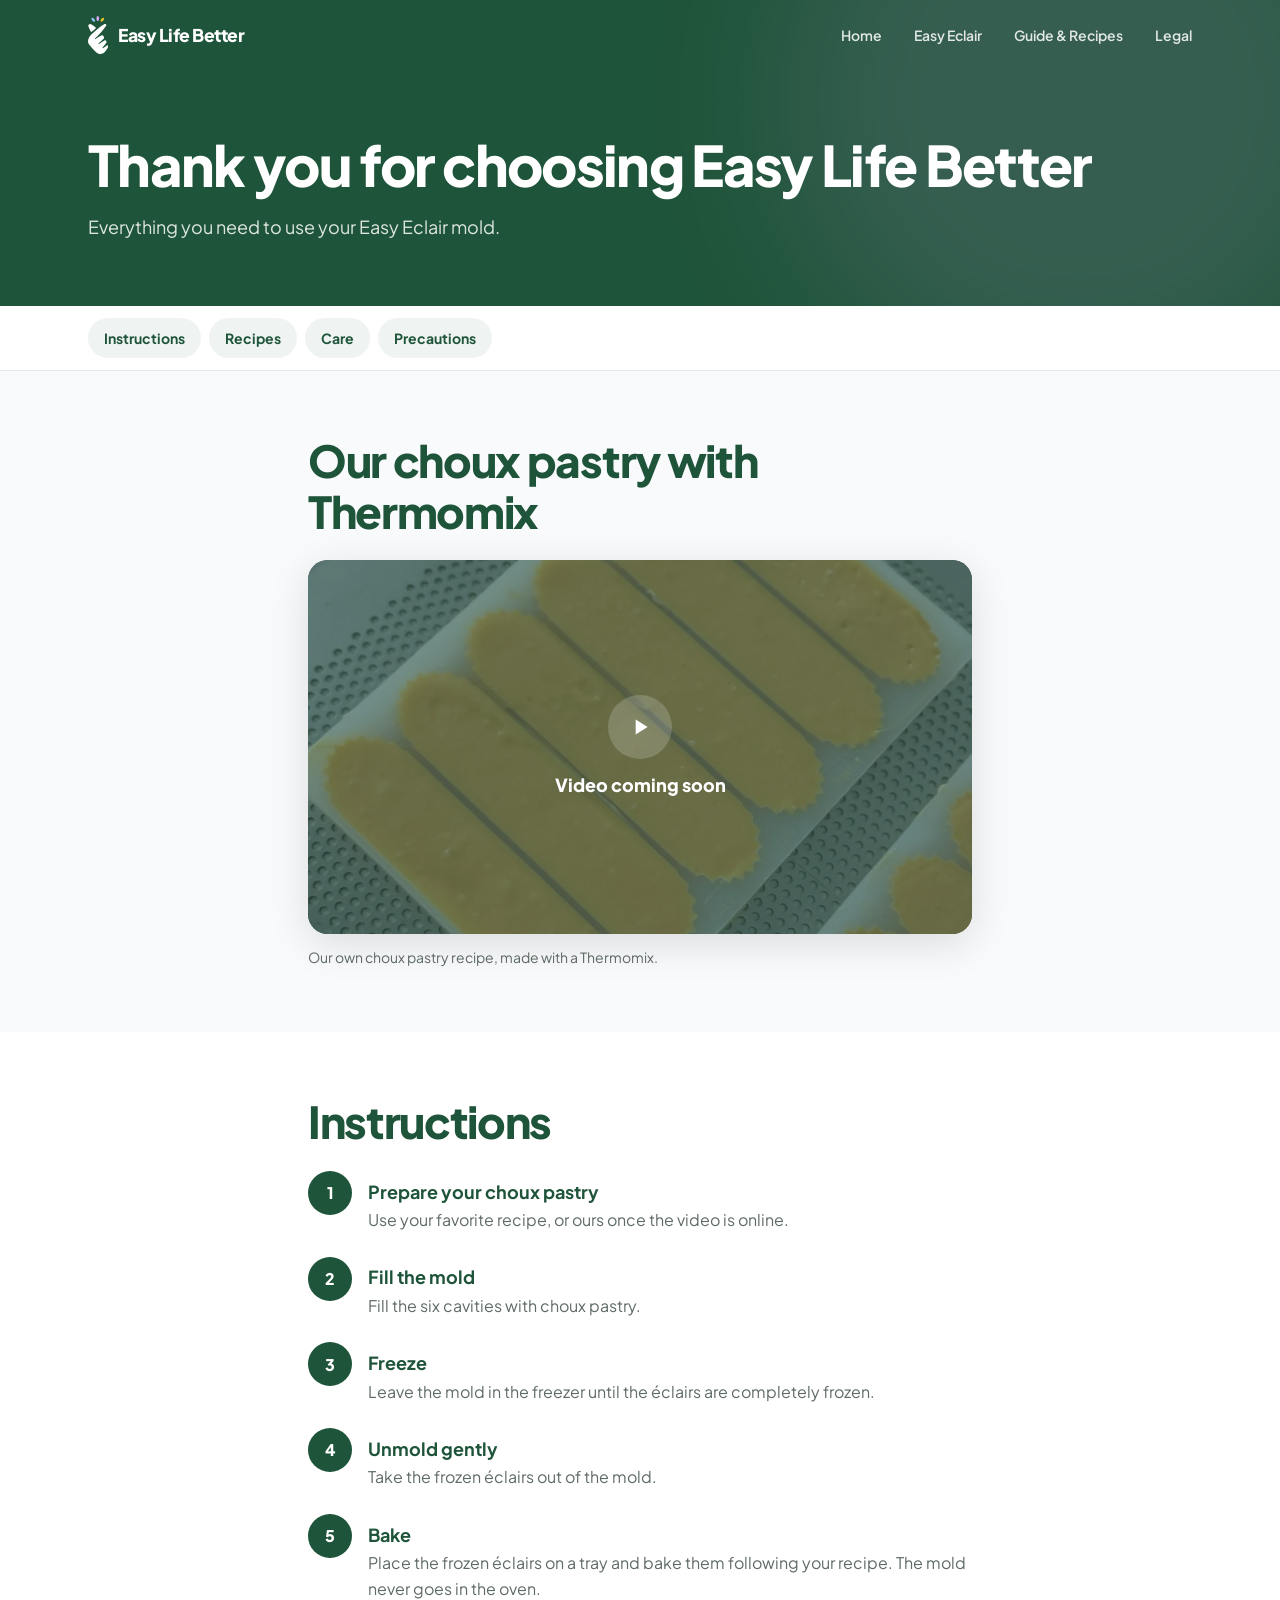
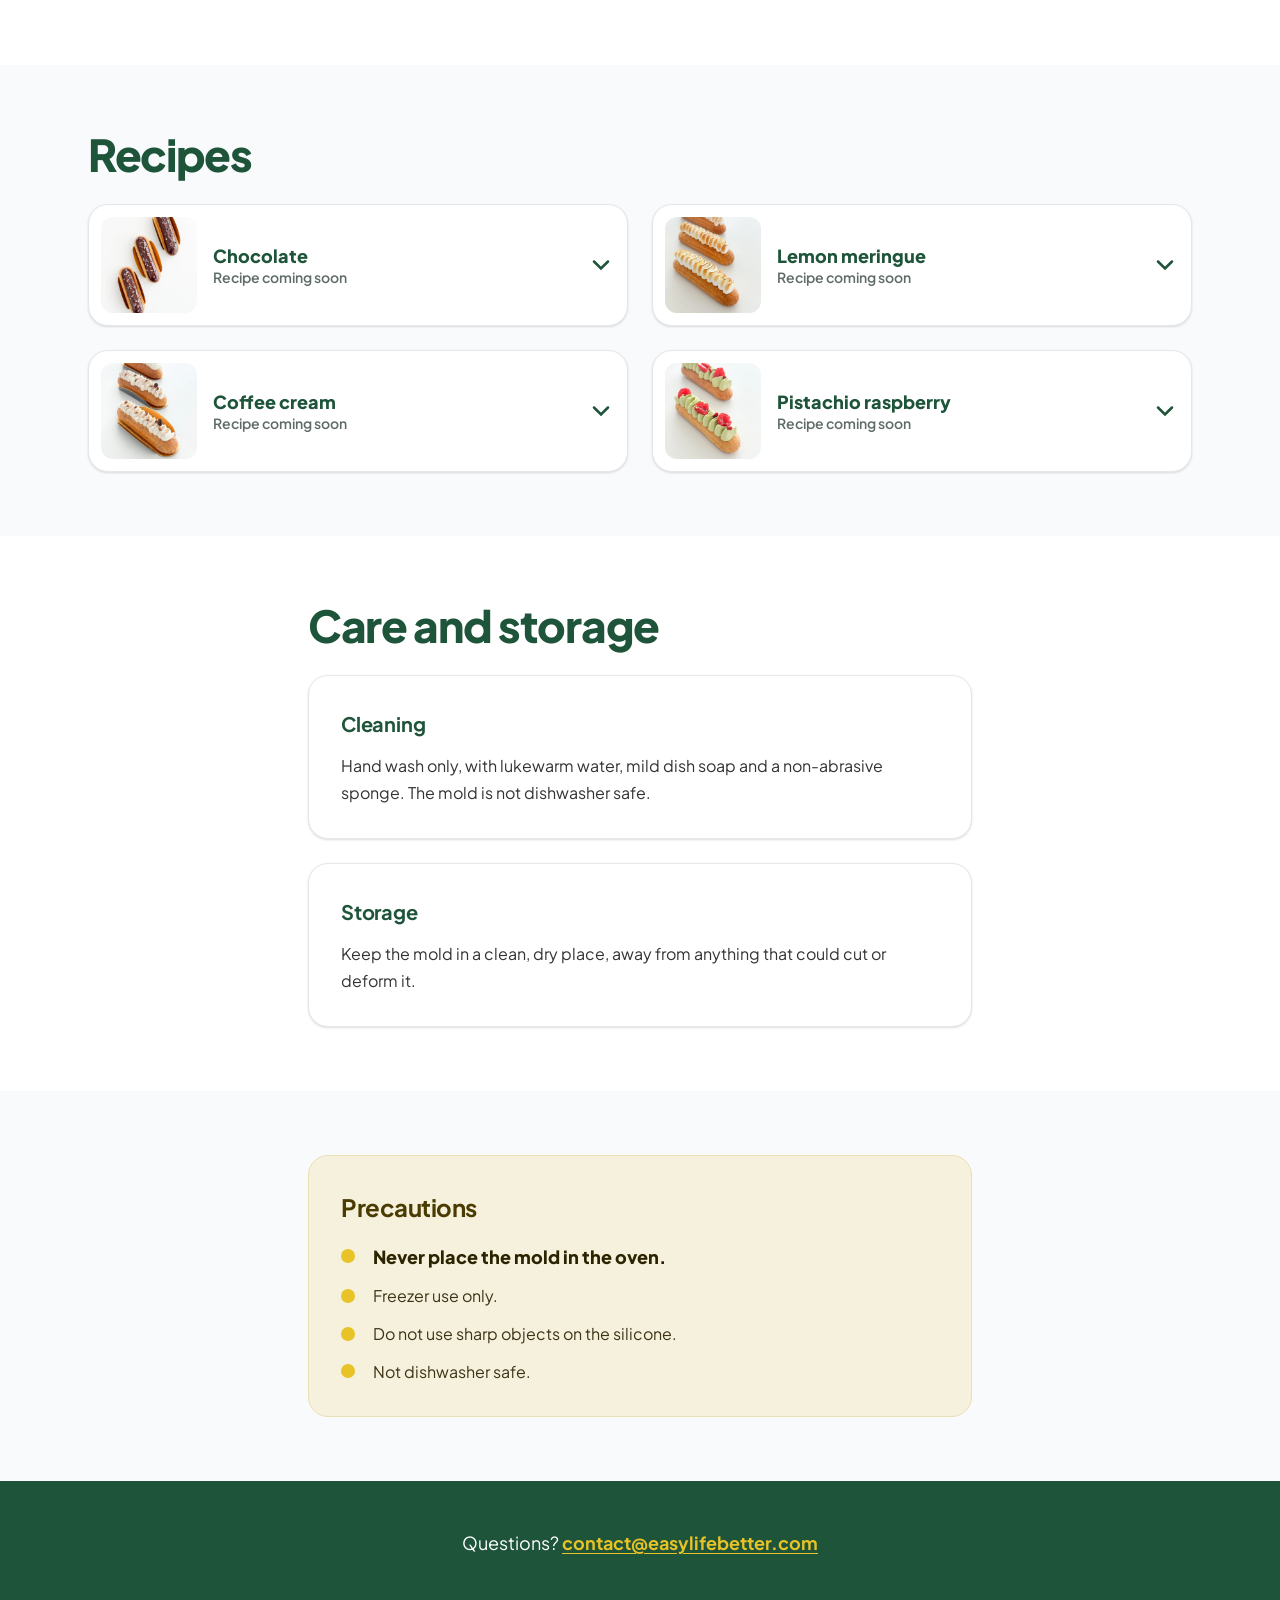
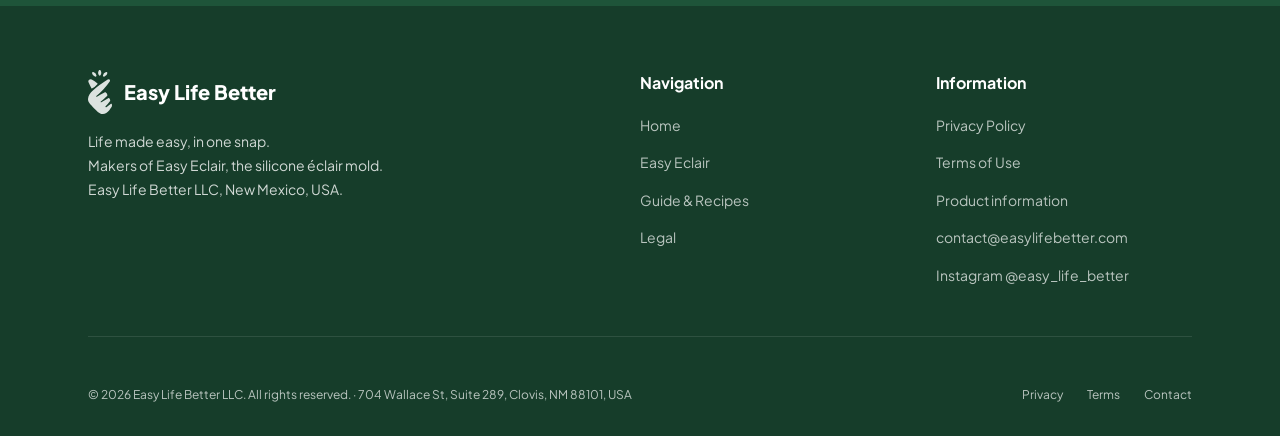
<file: guide.html>
<!DOCTYPE html>
<html lang="en">
<head>
  <meta charset="UTF-8" />
  <meta name="viewport" content="width=device-width, initial-scale=1.0" />
  <title>Easy Eclair Guide &amp; Recipes | Easy Life Better</title>
  <meta name="description" content="How to use your Easy Eclair mold: step-by-step instructions, care tips, precautions and éclair recipes." />
  <meta name="author" content="Easy Life Better LLC" />
  <link rel="canonical" href="https://www.easylifebetter.com/guide.html" />

  <meta property="og:type"        content="article" />
  <meta property="og:site_name"   content="Easy Life Better" />
  <meta property="og:title"       content="Easy Eclair Guide &amp; Recipes | Easy Life Better" />
  <meta property="og:description" content="How to use your Easy Eclair mold: step-by-step instructions, care tips, precautions and éclair recipes." />
  <meta property="og:url"         content="https://www.easylifebetter.com/guide.html" />
  <meta property="og:image"       content="https://www.easylifebetter.com/assets/eclair-pistachio.jpg" />
  <meta property="og:image:alt"   content="Two pistachio raspberry éclairs made with the Easy Eclair mold" />

  <meta name="twitter:card"        content="summary_large_image" />
  <meta name="twitter:title"       content="Easy Eclair Guide &amp; Recipes | Easy Life Better" />
  <meta name="twitter:description" content="Instructions, care tips, precautions and éclair recipes for your Easy Eclair mold." />
  <meta name="twitter:image"       content="https://www.easylifebetter.com/assets/eclair-pistachio.jpg" />

  <link rel="icon" type="image/svg+xml" href="assets/elb_picto_dark.svg" />
  <link rel="preconnect" href="https://fonts.googleapis.com" />
  <link rel="preconnect" href="https://fonts.gstatic.com" crossorigin />
  <link rel="stylesheet" href="https://fonts.googleapis.com/css2?family=Plus+Jakarta+Sans:wght@400;600;700;800&display=swap" />
  <link rel="stylesheet" href="assets/style.css" />
</head>
<body>

  <nav class="nav" id="main-nav" aria-label="Main navigation">
    <div class="container">
      <div class="nav-inner">
        <a href="index.html" class="nav-brand" aria-label="Easy Life Better home">
          <img src="assets/elb_picto.svg" alt="" width="21" height="38" />
          <span class="brand-name">Easy Life Better</span>
        </a>
        <ul class="nav-links" id="site-menu" role="list">
          <li><a href="index.html"   class="nav-link">Home</a></li>
          <li><a href="product.html" class="nav-link">Easy Eclair</a></li>
          <li><a href="guide.html"   class="nav-link" aria-current="page">Guide &amp; Recipes</a></li>
          <li><a href="legal.html"   class="nav-link">Legal</a></li>
        </ul>
        <button class="nav-toggle burger" type="button" aria-label="Open menu" aria-expanded="false" aria-controls="site-menu">
          <span></span><span></span><span></span>
        </button>
      </div>
    </div>
  </nav>

  <header class="page-hero page-hero-compact">
    <div class="hero-blob hero-blob-1" aria-hidden="true"></div>
    <div class="container">
      <div class="page-hero-inner">
        <div>
          <h1 class="heading-xl page-hero-title">Thank you for choosing Easy Life Better</h1>
          <p class="page-hero-subtitle" style="margin-bottom:0;">Everything you need to use your Easy Eclair mold.</p>
        </div>
      </div>
    </div>
  </header>

  <nav class="guide-nav" aria-label="Guide sections">
    <div class="container">
      <div class="guide-nav-inner">
        <a href="#instructions">Instructions</a>
        <a href="#recipes">Recipes</a>
        <a href="#care">Care</a>
        <a href="#precautions">Precautions</a>
      </div>
    </div>
  </nav>

  <main>
    <!-- VIDEO -->
    <section class="guide-section" id="video" aria-labelledby="video-title">
      <div class="container guide-narrow">
        <h2 class="heading-lg guide-h2" id="video-title">Our choux pastry with Thermomix</h2>
        <!-- To publish the video: add data-youtube="VIDEO_ID" or data-mp4="assets/choux-thermomix.mp4" -->
        <div class="video" data-video data-poster="assets/mold-filled.jpg" data-title="Our choux pastry with Thermomix">
          <picture>
            <source srcset="assets/mold-filled.webp" type="image/webp" />
            <img src="assets/mold-filled.jpg" width="1200" height="1600" decoding="async"
                 alt="Easy Eclair molds filled with choux pastry on a perforated baking tray" />
          </picture>
          <div class="video-overlay">
            <span class="video-play" aria-hidden="true">
              <svg width="26" height="26" viewBox="0 0 24 24" fill="currentColor"><path d="M8 5v14l11-7z"/></svg>
            </span>
            <span class="video-soon">Video coming soon</span>
          </div>
        </div>
        <p class="video-caption">Our own choux pastry recipe, made with a Thermomix.</p>
      </div>
    </section>

    <!-- INSTRUCTIONS -->
    <section class="guide-section" id="instructions" aria-labelledby="instructions-title">
      <div class="container guide-narrow">
        <h2 class="heading-lg guide-h2" id="instructions-title">Instructions</h2>
        <ol class="steps" role="list">
          <li class="step"><span class="step-num" aria-hidden="true">1</span><div><p class="step-title">Prepare your choux pastry</p><p class="step-text">Use your favorite recipe, or ours once the video is online.</p></div></li>
          <li class="step"><span class="step-num" aria-hidden="true">2</span><div><p class="step-title">Fill the mold</p><p class="step-text">Fill the six cavities with choux pastry.</p></div></li>
          <li class="step"><span class="step-num" aria-hidden="true">3</span><div><p class="step-title">Freeze</p><p class="step-text">Leave the mold in the freezer until the éclairs are completely frozen.</p></div></li>
          <li class="step"><span class="step-num" aria-hidden="true">4</span><div><p class="step-title">Unmold gently</p><p class="step-text">Take the frozen éclairs out of the mold.</p></div></li>
          <li class="step"><span class="step-num" aria-hidden="true">5</span><div><p class="step-title">Bake</p><p class="step-text">Place the frozen éclairs on a tray and bake them following your recipe. The mold never goes in the oven.</p></div></li>
        </ol>
      </div>
    </section>

    <!-- RECIPES -->
    <section class="guide-section" id="recipes" aria-labelledby="recipes-title">
      <div class="container">
        <h2 class="heading-lg guide-h2" id="recipes-title">Recipes</h2>
        <div class="recipe-grid">
          <details class="recipe" id="recipe-chocolate">
            <summary>
              <picture><source srcset="assets/eclair-chocolate-top.webp" type="image/webp" /><img src="assets/eclair-chocolate-top.jpg" width="96" height="96" loading="lazy" decoding="async" alt="Chocolate éclairs seen from above" /></picture>
              <span class="recipe-name">Chocolate<span class="recipe-hint">Recipe coming soon</span></span>
              <svg class="recipe-chevron" viewBox="0 0 24 24" fill="none" stroke="currentColor" stroke-width="2.2" stroke-linecap="round" aria-hidden="true"><path d="M6 9l6 6 6-6"/></svg>
            </summary>
            <div class="recipe-body">
              <div class="recipe-block"><h3>Ingredients</h3><p>Recipe coming soon.</p></div>
              <div class="recipe-block"><h3>Steps</h3><p>Recipe coming soon.</p></div>
            </div>
          </details>

          <details class="recipe" id="recipe-lemon">
            <summary>
              <picture><source srcset="assets/eclair-lemon.webp" type="image/webp" /><img src="assets/eclair-lemon.jpg" width="96" height="96" loading="lazy" decoding="async" alt="Lemon meringue éclairs" /></picture>
              <span class="recipe-name">Lemon meringue<span class="recipe-hint">Recipe coming soon</span></span>
              <svg class="recipe-chevron" viewBox="0 0 24 24" fill="none" stroke="currentColor" stroke-width="2.2" stroke-linecap="round" aria-hidden="true"><path d="M6 9l6 6 6-6"/></svg>
            </summary>
            <div class="recipe-body">
              <div class="recipe-block"><h3>Ingredients</h3><p>Recipe coming soon.</p></div>
              <div class="recipe-block"><h3>Steps</h3><p>Recipe coming soon.</p></div>
            </div>
          </details>

          <details class="recipe" id="recipe-coffee">
            <summary>
              <picture><source srcset="assets/eclair-coffee.webp" type="image/webp" /><img src="assets/eclair-coffee.jpg" width="96" height="96" loading="lazy" decoding="async" alt="Coffee cream éclairs" /></picture>
              <span class="recipe-name">Coffee cream<span class="recipe-hint">Recipe coming soon</span></span>
              <svg class="recipe-chevron" viewBox="0 0 24 24" fill="none" stroke="currentColor" stroke-width="2.2" stroke-linecap="round" aria-hidden="true"><path d="M6 9l6 6 6-6"/></svg>
            </summary>
            <div class="recipe-body">
              <div class="recipe-block"><h3>Ingredients</h3><p>Recipe coming soon.</p></div>
              <div class="recipe-block"><h3>Steps</h3><p>Recipe coming soon.</p></div>
            </div>
          </details>

          <details class="recipe" id="recipe-pistachio">
            <summary>
              <picture><source srcset="assets/eclair-pistachio.webp" type="image/webp" /><img src="assets/eclair-pistachio.jpg" width="96" height="96" loading="lazy" decoding="async" alt="Pistachio raspberry éclairs" /></picture>
              <span class="recipe-name">Pistachio raspberry<span class="recipe-hint">Recipe coming soon</span></span>
              <svg class="recipe-chevron" viewBox="0 0 24 24" fill="none" stroke="currentColor" stroke-width="2.2" stroke-linecap="round" aria-hidden="true"><path d="M6 9l6 6 6-6"/></svg>
            </summary>
            <div class="recipe-body">
              <div class="recipe-block"><h3>Ingredients</h3><p>Recipe coming soon.</p></div>
              <div class="recipe-block"><h3>Steps</h3><p>Recipe coming soon.</p></div>
            </div>
          </details>
        </div>
      </div>
    </section>

    <!-- CARE -->
    <section class="guide-section" id="care" aria-labelledby="care-title">
      <div class="container guide-narrow">
        <h2 class="heading-lg guide-h2" id="care-title">Care and storage</h2>
        <div class="care-grid" style="grid-template-columns:1fr;">
          <div class="care-card">
            <h3>Cleaning</h3>
            <p>Hand wash only, with lukewarm water, mild dish soap and a non-abrasive sponge. The mold is not dishwasher safe.</p>
          </div>
          <div class="care-card">
            <h3>Storage</h3>
            <p>Keep the mold in a clean, dry place, away from anything that could cut or deform it.</p>
          </div>
        </div>
      </div>
    </section>

    <!-- PRECAUTIONS -->
    <section class="guide-section" id="precautions" aria-labelledby="precautions-title">
      <div class="container guide-narrow">
        <div class="precautions" style="margin-top:0;" role="note">
          <h2 class="heading-md" id="precautions-title" style="color:#4a3b00;margin-bottom:1rem;">Precautions</h2>
          <ul role="list">
            <li class="precaution-key">Never place the mold in the oven.</li>
            <li>Freezer use only.</li>
            <li>Do not use sharp objects on the silicone.</li>
            <li>Not dishwasher safe.</li>
          </ul>
        </div>
      </div>
    </section>

    <section class="guide-question" aria-label="Contact">
      <div class="container">
        <p>Questions? <a href="mailto:contact@easylifebetter.com">contact@easylifebetter.com</a></p>
      </div>
    </section>
  </main>

  <footer class="footer" aria-label="Site footer">
    <div class="container">
      <div class="footer-top">
        <div>
          <div class="footer-brand-logo">
            <img src="assets/elb_picto.svg" alt="" class="footer-picto" width="24" height="44" />
            <span class="footer-brand-name">Easy Life Better</span>
          </div>
          <p class="footer-brand-desc">
            Life made easy, in one snap.<br />
            Makers of Easy Eclair, the silicone éclair mold.<br />
            Easy Life Better LLC, New Mexico, USA.
          </p>
        </div>
        <div>
          <h2 class="footer-col-title">Navigation</h2>
          <ul class="footer-links" role="list">
            <li><a href="index.html"   class="footer-link">Home</a></li>
            <li><a href="product.html" class="footer-link">Easy Eclair</a></li>
            <li><a href="guide.html"   class="footer-link">Guide &amp; Recipes</a></li>
            <li><a href="legal.html"   class="footer-link">Legal</a></li>
          </ul>
        </div>
        <div>
          <h2 class="footer-col-title">Information</h2>
          <ul class="footer-links" role="list">
            <li><a href="legal.html#privacy-policy"      class="footer-link">Privacy Policy</a></li>
            <li><a href="legal.html#terms-of-use"        class="footer-link">Terms of Use</a></li>
            <li><a href="legal.html#product-information" class="footer-link">Product information</a></li>
            <li><a href="mailto:contact@easylifebetter.com" class="footer-link">contact@easylifebetter.com</a></li>
            <li><a href="https://instagram.com/easy_life_better" class="footer-link" target="_blank" rel="noopener">Instagram @easy_life_better</a></li>
          </ul>
        </div>
      </div>
      <div class="footer-bottom">
        <p class="footer-copy">
          &copy; 2026 Easy Life Better LLC. All rights reserved. &middot;
          704 Wallace St, Suite 289, Clovis, NM 88101, USA
        </p>
        <div class="footer-legal-links">
          <a href="legal.html#privacy-policy" class="footer-legal-link">Privacy</a>
          <a href="legal.html#terms-of-use"   class="footer-legal-link">Terms</a>
          <a href="legal.html#contact"        class="footer-legal-link">Contact</a>
        </div>
      </div>
    </div>
  </footer>

  <script src="assets/site.js" defer></script>
</body>
</html>
</file>
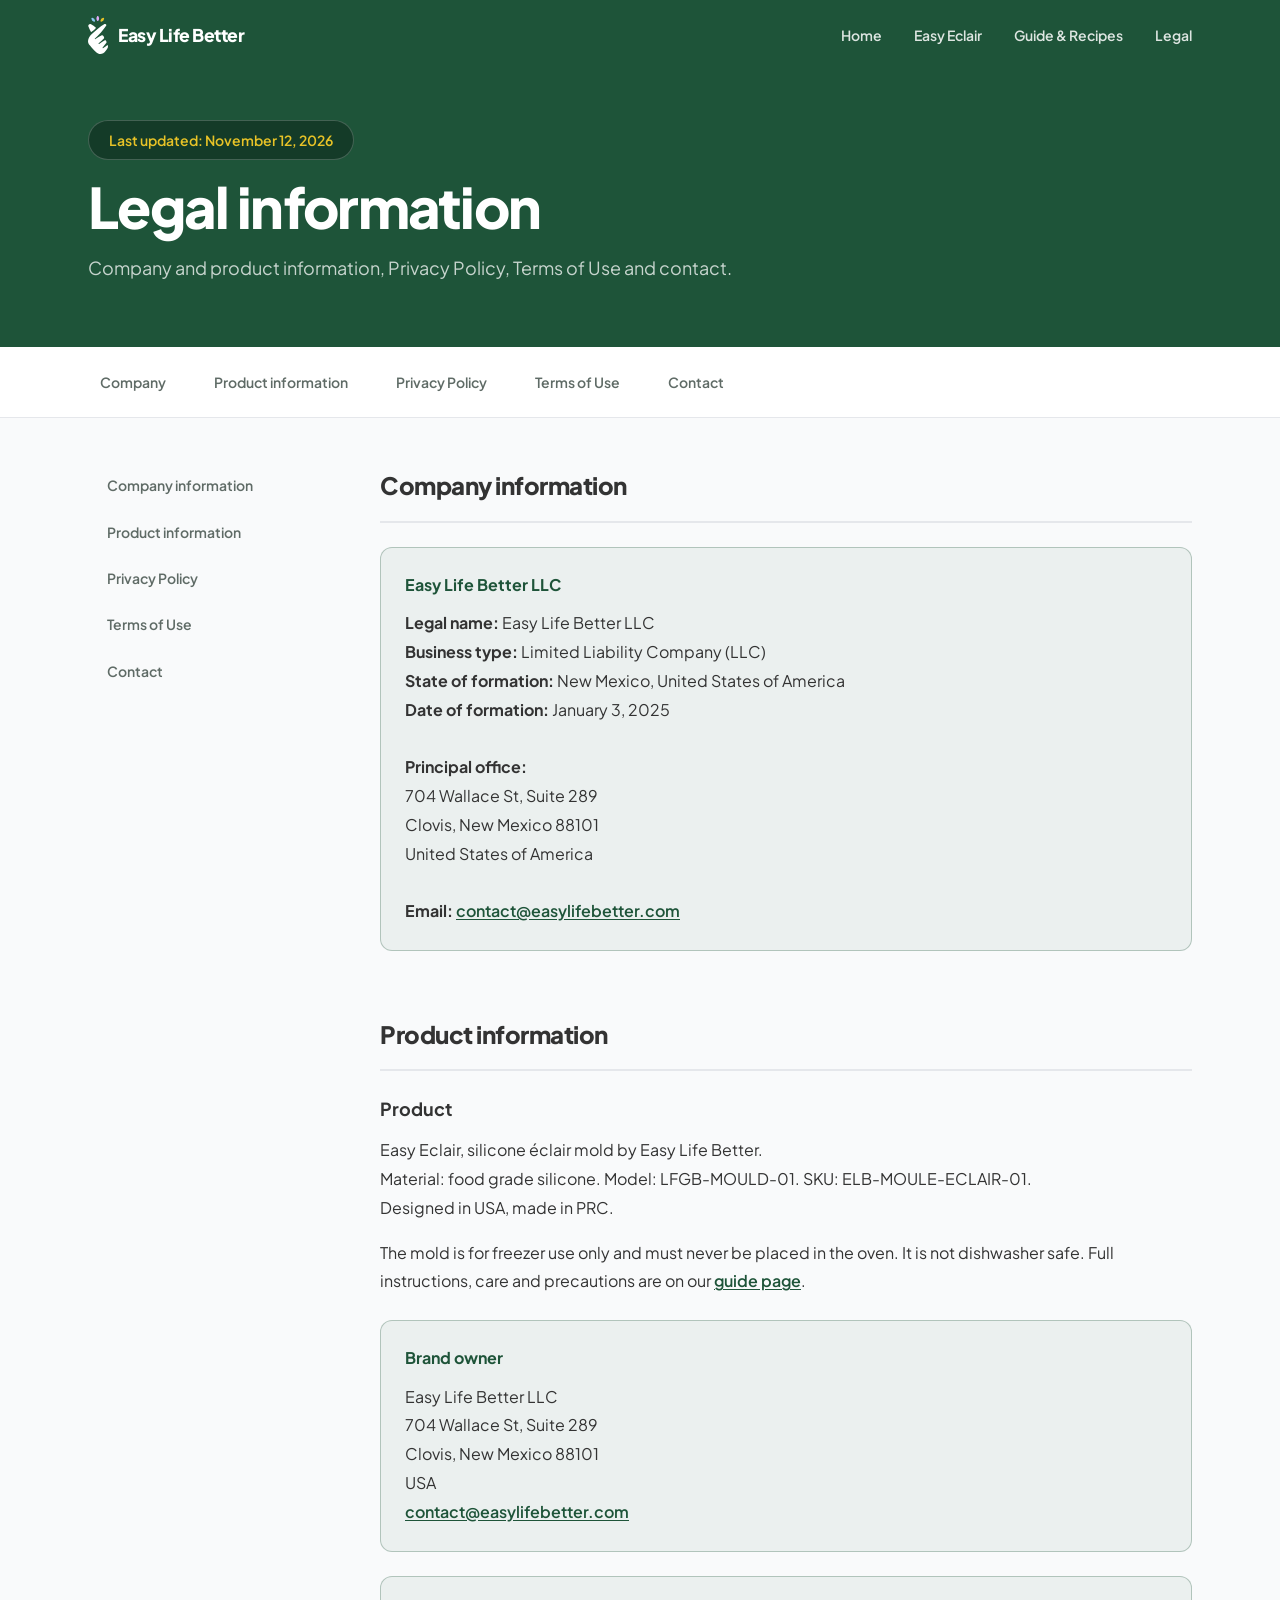
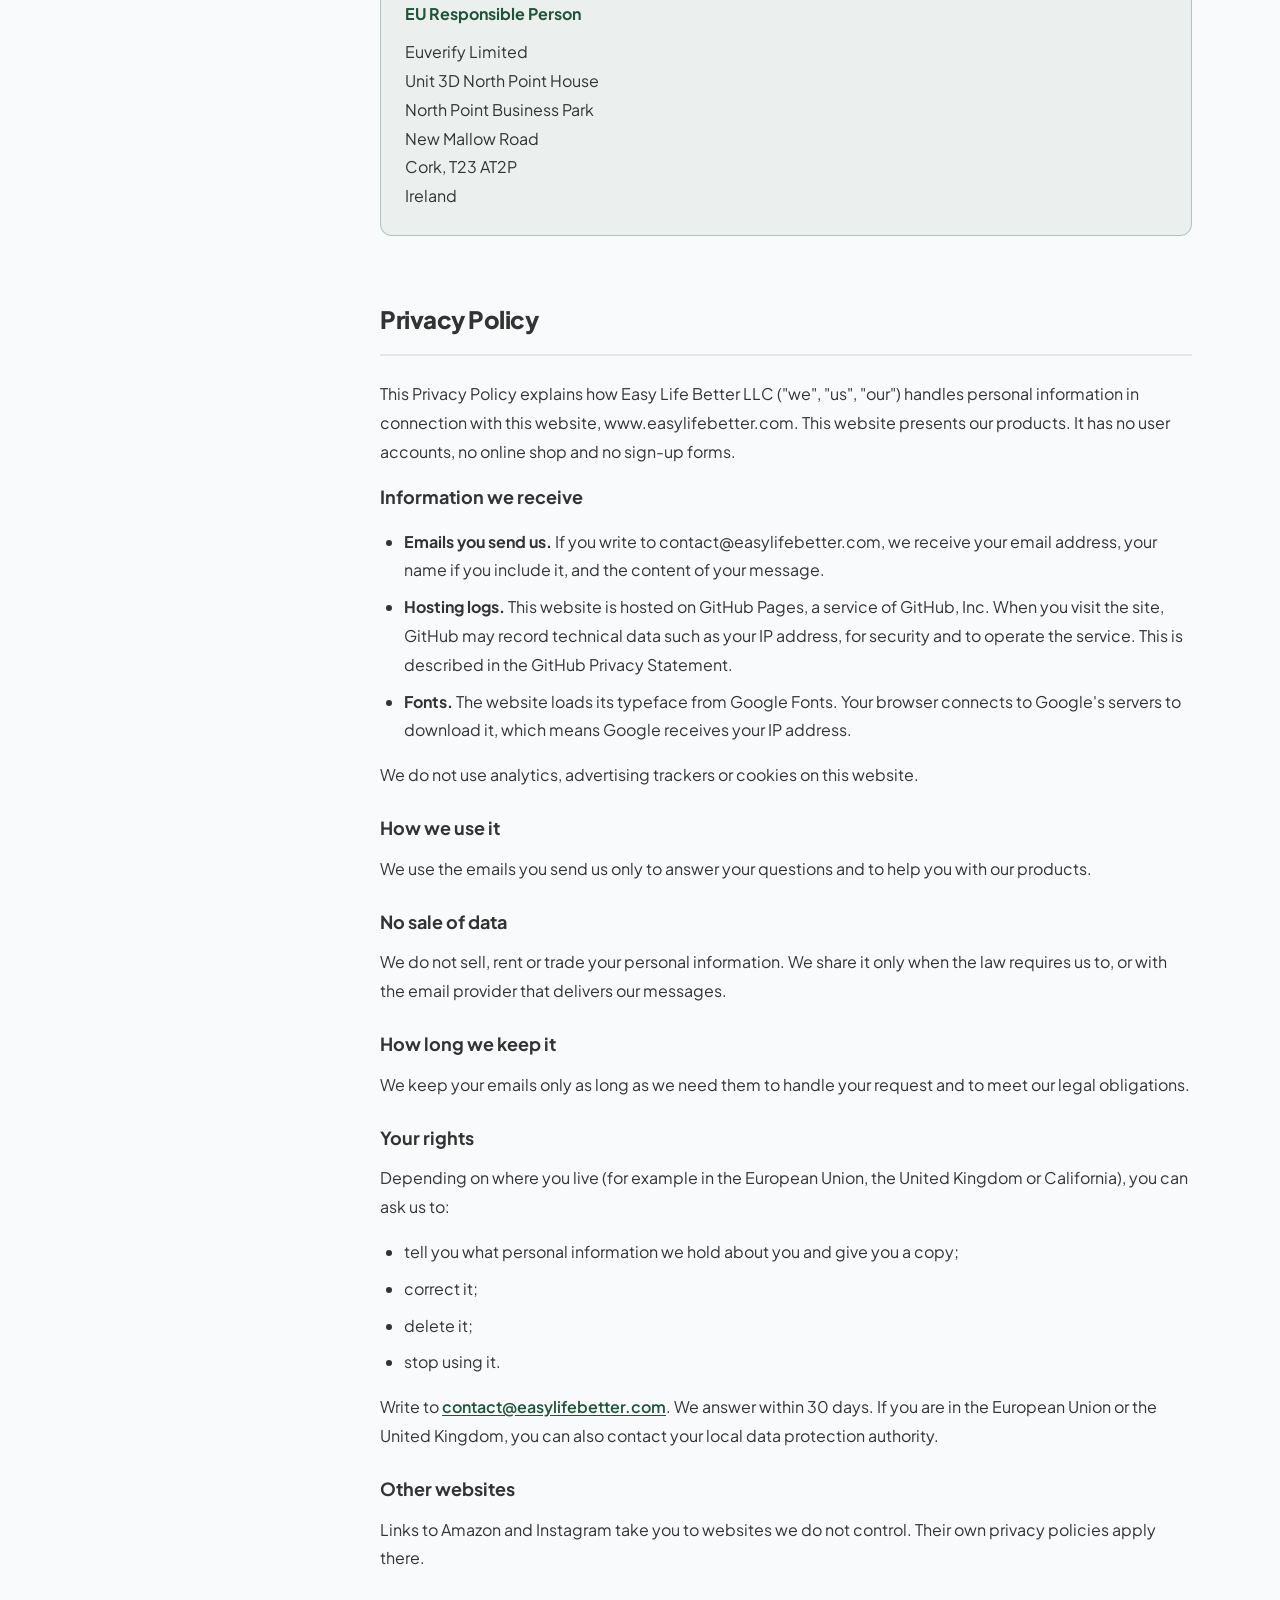
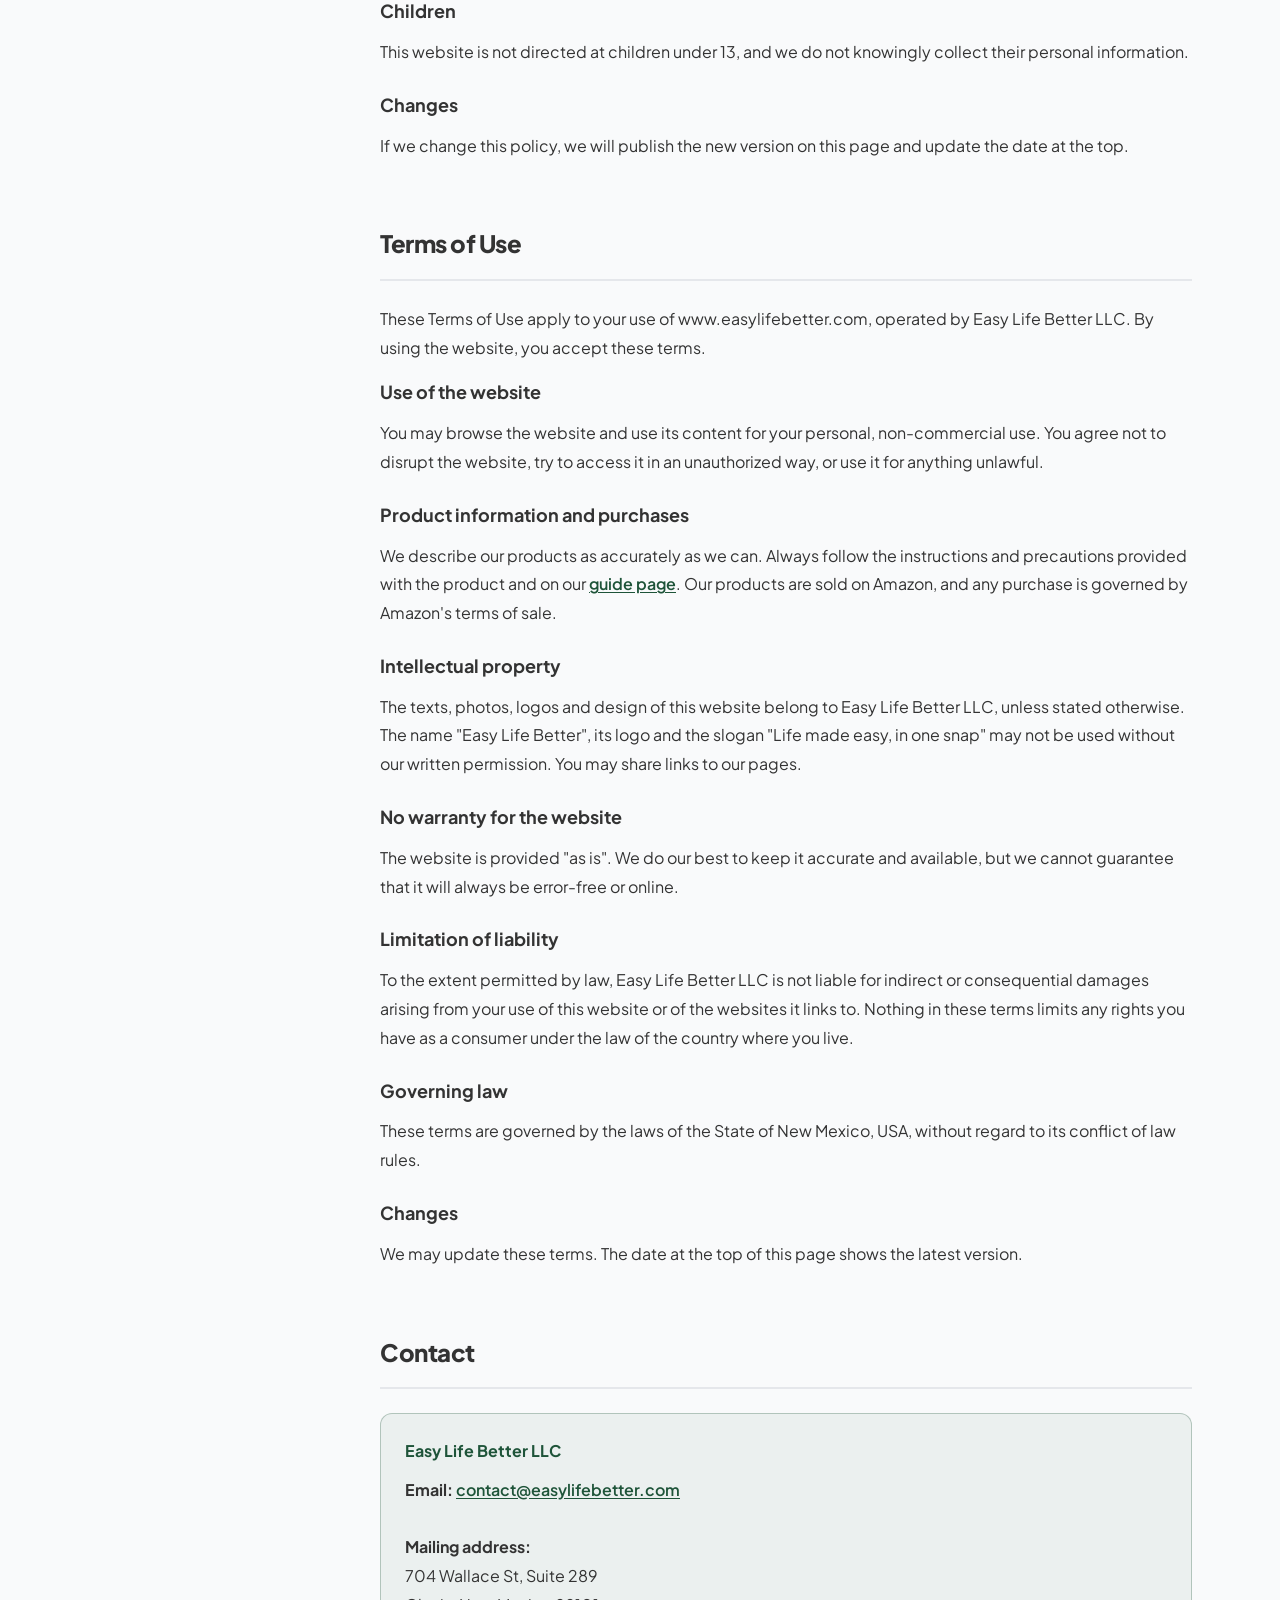
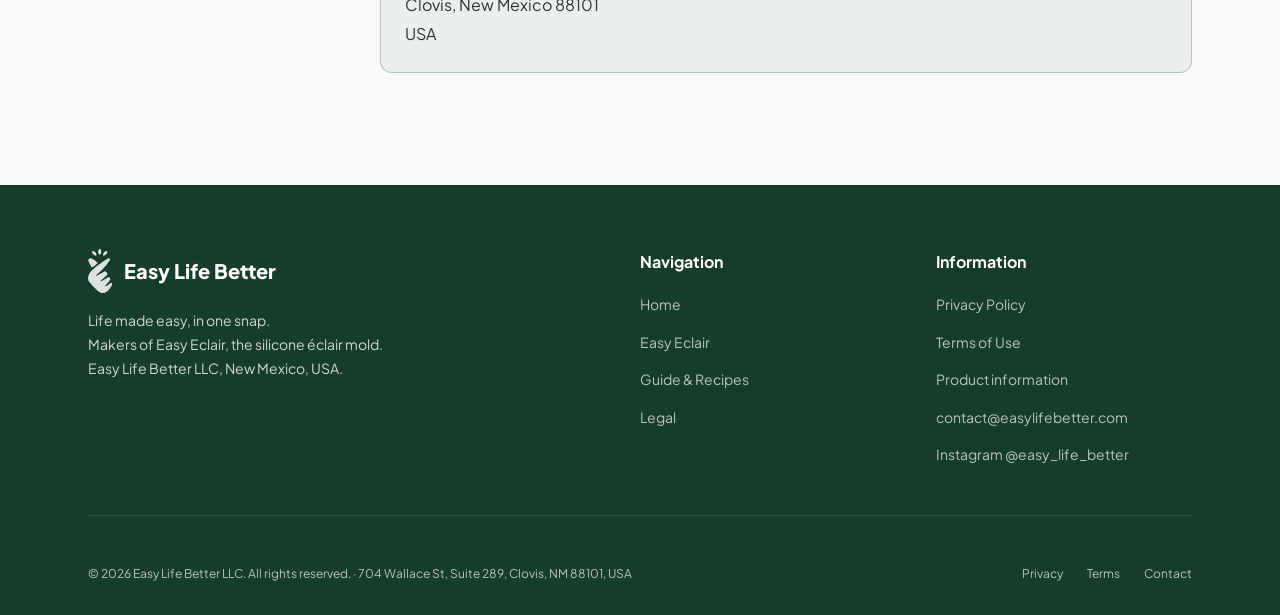
<file: legal.html>
<!DOCTYPE html>
<html lang="en">
<head>
  <meta charset="UTF-8" />
  <meta name="viewport" content="width=device-width, initial-scale=1.0" />
  <title>Legal, Privacy Policy &amp; Terms | Easy Life Better LLC</title>
  <meta name="description" content="Privacy Policy, Terms of Use and product information for Easy Life Better LLC." />
  <meta name="robots" content="index, follow" />
  <link rel="canonical" href="https://www.easylifebetter.com/legal.html" />

  <meta property="og:type"        content="website" />
  <meta property="og:site_name"   content="Easy Life Better" />
  <meta property="og:title"       content="Legal, Privacy Policy &amp; Terms | Easy Life Better LLC" />
  <meta property="og:description" content="Privacy Policy, Terms of Use and product information for Easy Life Better LLC." />
  <meta property="og:url"         content="https://www.easylifebetter.com/legal.html" />
  <meta property="og:image"       content="https://www.easylifebetter.com/assets/eclair-pistachio.jpg" />
  <meta property="og:image:alt"   content="Two pistachio raspberry éclairs made with the Easy Eclair mold" />

  <meta name="twitter:card"        content="summary_large_image" />
  <meta name="twitter:title"       content="Legal, Privacy Policy &amp; Terms | Easy Life Better LLC" />
  <meta name="twitter:description" content="Privacy Policy, Terms of Use and product information for Easy Life Better LLC." />
  <meta name="twitter:image"       content="https://www.easylifebetter.com/assets/eclair-pistachio.jpg" />

  <link rel="icon" type="image/svg+xml" href="assets/elb_picto_dark.svg" />
  <link rel="preconnect" href="https://fonts.googleapis.com" />
  <link rel="preconnect" href="https://fonts.gstatic.com" crossorigin />
  <link rel="stylesheet" href="https://fonts.googleapis.com/css2?family=Plus+Jakarta+Sans:wght@400;600;700;800&display=swap" />
  <link rel="stylesheet" href="assets/style.css" />

  <style>
    .legal-updated-badge {
      display: inline-flex;
      align-items: center;
      gap: 6px;
      padding: 4px 14px;
      background: rgba(10,30,20,0.45);
      border: 1px solid rgba(255,255,255,0.2);
      border-radius: 9999px;
      font-size: 0.875rem;
      font-weight: 600;
      color: #e8c327;
      margin-bottom: 16px;
    }
    .legal-content a { color: var(--color-primary); font-weight: 600; text-decoration: underline; text-underline-offset: 2px; }
    .legal-sidebar-link.active { color: var(--color-primary); border-color: var(--color-primary); background: rgba(30,84,57,0.05); }
  </style>
</head>
<body>

  <nav class="nav" id="main-nav" aria-label="Main navigation">
    <div class="container">
      <div class="nav-inner">
        <a href="index.html" class="nav-brand" aria-label="Easy Life Better home">
          <img src="assets/elb_picto.svg" alt="" width="21" height="38" />
          <span class="brand-name">Easy Life Better</span>
        </a>
        <ul class="nav-links" id="site-menu" role="list">
          <li><a href="index.html"   class="nav-link">Home</a></li>
          <li><a href="product.html" class="nav-link">Easy Eclair</a></li>
          <li><a href="guide.html"   class="nav-link">Guide &amp; Recipes</a></li>
          <li><a href="legal.html"   class="nav-link" aria-current="page">Legal</a></li>
        </ul>
        <button class="nav-toggle burger" type="button" aria-label="Open menu" aria-expanded="false" aria-controls="site-menu">
          <span></span><span></span><span></span>
        </button>
      </div>
    </div>
  </nav>

  <header class="legal-hero">
    <div class="container">
      <div class="legal-updated-badge">Last updated: November 12, 2026</div>
      <h1 class="heading-xl legal-hero-title">Legal information</h1>
      <p class="legal-hero-subtitle">Company and product information, Privacy Policy, Terms of Use and contact.</p>
    </div>
  </header>

  <nav class="legal-nav" aria-label="Legal sections">
    <div class="container">
      <div class="legal-nav-inner">
        <a href="#company-info"        class="legal-nav-link">Company</a>
        <a href="#product-information" class="legal-nav-link">Product information</a>
        <a href="#privacy-policy"      class="legal-nav-link">Privacy Policy</a>
        <a href="#terms-of-use"        class="legal-nav-link">Terms of Use</a>
        <a href="#contact"             class="legal-nav-link">Contact</a>
      </div>
    </div>
  </nav>

  <main>
    <div class="container">
      <div class="legal-body">

        <aside class="legal-sidebar" aria-label="Legal sections">
          <nav class="legal-sidebar-nav">
            <a href="#company-info"        class="legal-sidebar-link">Company information</a>
            <a href="#product-information" class="legal-sidebar-link">Product information</a>
            <a href="#privacy-policy"      class="legal-sidebar-link">Privacy Policy</a>
            <a href="#terms-of-use"        class="legal-sidebar-link">Terms of Use</a>
            <a href="#contact"             class="legal-sidebar-link">Contact</a>
          </nav>
        </aside>

        <article class="legal-content">

          <!-- COMPANY -->
          <section id="company-info" aria-labelledby="company-info-title">
            <h2 class="legal-section-title" id="company-info-title"><span>Company information</span></h2>
            <div class="info-box">
              <div class="info-box-title">Easy Life Better LLC</div>
              <address>
                <strong>Legal name:</strong> Easy Life Better LLC<br />
                <strong>Business type:</strong> Limited Liability Company (LLC)<br />
                <strong>State of formation:</strong> New Mexico, United States of America<br />
                <strong>Date of formation:</strong> January 3, 2025<br /><br />
                <strong>Principal office:</strong><br />
                704 Wallace St, Suite 289<br />
                Clovis, New Mexico 88101<br />
                United States of America<br /><br />
                <strong>Email:</strong> <a href="mailto:contact@easylifebetter.com">contact@easylifebetter.com</a>
              </address>
            </div>
          </section>

          <!-- PRODUCT INFORMATION -->
          <section id="product-information" aria-labelledby="product-information-title">
            <h2 class="legal-section-title" id="product-information-title"><span>Product information</span></h2>

            <div class="legal-subsection">
              <h3 class="legal-subsection-title">Product</h3>
              <p>
                Easy Eclair, silicone éclair mold by Easy Life Better.<br />
                Material: food grade silicone. Model: LFGB-MOULD-01. SKU: ELB-MOULE-ECLAIR-01.<br />
                Designed in USA, made in PRC.
              </p>
              <p>
                The mold is for freezer use only and must never be placed in the oven. It is not dishwasher safe.
                Full instructions, care and precautions are on our <a href="guide.html">guide page</a>.
              </p>
            </div>

            <div class="info-box">
              <div class="info-box-title">Brand owner</div>
              <address>
                Easy Life Better LLC<br />
                704 Wallace St, Suite 289<br />
                Clovis, New Mexico 88101<br />
                USA<br />
                <a href="mailto:contact@easylifebetter.com">contact@easylifebetter.com</a>
              </address>
            </div>

            <div class="info-box">
              <div class="info-box-title">EU Responsible Person</div>
              <address>
                Euverify Limited<br />
                Unit 3D North Point House<br />
                North Point Business Park<br />
                New Mallow Road<br />
                Cork, T23 AT2P<br />
                Ireland
              </address>
            </div>
          </section>

          <!-- PRIVACY POLICY -->
          <section id="privacy-policy" aria-labelledby="privacy-policy-title">
            <h2 class="legal-section-title" id="privacy-policy-title"><span>Privacy Policy</span></h2>

            <p>
              This Privacy Policy explains how Easy Life Better LLC ("we", "us", "our") handles personal information
              in connection with this website, www.easylifebetter.com. This website presents our products. It has no
              user accounts, no online shop and no sign-up forms.
            </p>

            <div class="legal-subsection">
              <h3 class="legal-subsection-title">Information we receive</h3>
              <ul>
                <li>
                  <strong>Emails you send us.</strong> If you write to contact@easylifebetter.com, we receive your email
                  address, your name if you include it, and the content of your message.
                </li>
                <li>
                  <strong>Hosting logs.</strong> This website is hosted on GitHub Pages, a service of GitHub, Inc.
                  When you visit the site, GitHub may record technical data such as your IP address, for security
                  and to operate the service. This is described in the GitHub Privacy Statement.
                </li>
                <li>
                  <strong>Fonts.</strong> The website loads its typeface from Google Fonts. Your browser connects to
                  Google's servers to download it, which means Google receives your IP address.
                </li>
              </ul>
              <p>
                We do not use analytics, advertising trackers or cookies on this website.
              </p>
            </div>

            <div class="legal-subsection">
              <h3 class="legal-subsection-title">How we use it</h3>
              <p>
                We use the emails you send us only to answer your questions and to help you with our products.
              </p>
            </div>

            <div class="legal-subsection">
              <h3 class="legal-subsection-title">No sale of data</h3>
              <p>
                We do not sell, rent or trade your personal information. We share it only when the law requires us to,
                or with the email provider that delivers our messages.
              </p>
            </div>

            <div class="legal-subsection">
              <h3 class="legal-subsection-title">How long we keep it</h3>
              <p>
                We keep your emails only as long as we need them to handle your request and to meet our legal obligations.
              </p>
            </div>

            <div class="legal-subsection">
              <h3 class="legal-subsection-title">Your rights</h3>
              <p>
                Depending on where you live (for example in the European Union, the United Kingdom or California),
                you can ask us to:
              </p>
              <ul>
                <li>tell you what personal information we hold about you and give you a copy;</li>
                <li>correct it;</li>
                <li>delete it;</li>
                <li>stop using it.</li>
              </ul>
              <p>
                Write to <a href="mailto:contact@easylifebetter.com">contact@easylifebetter.com</a>. We answer within 30 days.
                If you are in the European Union or the United Kingdom, you can also contact your local data protection authority.
              </p>
            </div>

            <div class="legal-subsection">
              <h3 class="legal-subsection-title">Other websites</h3>
              <p>
                Links to Amazon and Instagram take you to websites we do not control. Their own privacy policies apply there.
              </p>
            </div>

            <div class="legal-subsection">
              <h3 class="legal-subsection-title">Children</h3>
              <p>
                This website is not directed at children under 13, and we do not knowingly collect their personal information.
              </p>
            </div>

            <div class="legal-subsection">
              <h3 class="legal-subsection-title">Changes</h3>
              <p>
                If we change this policy, we will publish the new version on this page and update the date at the top.
              </p>
            </div>
          </section>

          <!-- TERMS OF USE -->
          <section id="terms-of-use" aria-labelledby="terms-of-use-title">
            <h2 class="legal-section-title" id="terms-of-use-title"><span>Terms of Use</span></h2>

            <p>
              These Terms of Use apply to your use of www.easylifebetter.com, operated by Easy Life Better LLC.
              By using the website, you accept these terms.
            </p>

            <div class="legal-subsection">
              <h3 class="legal-subsection-title">Use of the website</h3>
              <p>
                You may browse the website and use its content for your personal, non-commercial use. You agree not to
                disrupt the website, try to access it in an unauthorized way, or use it for anything unlawful.
              </p>
            </div>

            <div class="legal-subsection">
              <h3 class="legal-subsection-title">Product information and purchases</h3>
              <p>
                We describe our products as accurately as we can. Always follow the instructions and precautions
                provided with the product and on our <a href="guide.html">guide page</a>. Our products are sold on Amazon,
                and any purchase is governed by Amazon's terms of sale.
              </p>
            </div>

            <div class="legal-subsection">
              <h3 class="legal-subsection-title">Intellectual property</h3>
              <p>
                The texts, photos, logos and design of this website belong to Easy Life Better LLC, unless stated otherwise.
                The name "Easy Life Better", its logo and the slogan "Life made easy, in one snap" may not be used without
                our written permission. You may share links to our pages.
              </p>
            </div>

            <div class="legal-subsection">
              <h3 class="legal-subsection-title">No warranty for the website</h3>
              <p>
                The website is provided "as is". We do our best to keep it accurate and available, but we cannot
                guarantee that it will always be error-free or online.
              </p>
            </div>

            <div class="legal-subsection">
              <h3 class="legal-subsection-title">Limitation of liability</h3>
              <p>
                To the extent permitted by law, Easy Life Better LLC is not liable for indirect or consequential damages
                arising from your use of this website or of the websites it links to. Nothing in these terms limits any
                rights you have as a consumer under the law of the country where you live.
              </p>
            </div>

            <div class="legal-subsection">
              <h3 class="legal-subsection-title">Governing law</h3>
              <p>
                These terms are governed by the laws of the State of New Mexico, USA, without regard to its conflict of law rules.
              </p>
            </div>

            <div class="legal-subsection">
              <h3 class="legal-subsection-title">Changes</h3>
              <p>
                We may update these terms. The date at the top of this page shows the latest version.
              </p>
            </div>
          </section>

          <!-- CONTACT -->
          <section id="contact" aria-labelledby="contact-title">
            <h2 class="legal-section-title" id="contact-title"><span>Contact</span></h2>
            <div class="info-box">
              <div class="info-box-title">Easy Life Better LLC</div>
              <address>
                <strong>Email:</strong> <a href="mailto:contact@easylifebetter.com">contact@easylifebetter.com</a><br /><br />
                <strong>Mailing address:</strong><br />
                704 Wallace St, Suite 289<br />
                Clovis, New Mexico 88101<br />
                USA
              </address>
            </div>
          </section>

        </article>
      </div>
    </div>
  </main>

  <footer class="footer" aria-label="Site footer">
    <div class="container">
      <div class="footer-top">
        <div>
          <div class="footer-brand-logo">
            <img src="assets/elb_picto.svg" alt="" class="footer-picto" width="24" height="44" />
            <span class="footer-brand-name">Easy Life Better</span>
          </div>
          <p class="footer-brand-desc">
            Life made easy, in one snap.<br />
            Makers of Easy Eclair, the silicone éclair mold.<br />
            Easy Life Better LLC, New Mexico, USA.
          </p>
        </div>
        <div>
          <h2 class="footer-col-title">Navigation</h2>
          <ul class="footer-links" role="list">
            <li><a href="index.html"   class="footer-link">Home</a></li>
            <li><a href="product.html" class="footer-link">Easy Eclair</a></li>
            <li><a href="guide.html"   class="footer-link">Guide &amp; Recipes</a></li>
            <li><a href="legal.html"   class="footer-link">Legal</a></li>
          </ul>
        </div>
        <div>
          <h2 class="footer-col-title">Information</h2>
          <ul class="footer-links" role="list">
            <li><a href="#privacy-policy"      class="footer-link">Privacy Policy</a></li>
            <li><a href="#terms-of-use"        class="footer-link">Terms of Use</a></li>
            <li><a href="#product-information" class="footer-link">Product information</a></li>
            <li><a href="mailto:contact@easylifebetter.com" class="footer-link">contact@easylifebetter.com</a></li>
            <li><a href="https://instagram.com/easy_life_better" class="footer-link" target="_blank" rel="noopener">Instagram @easy_life_better</a></li>
          </ul>
        </div>
      </div>
      <div class="footer-bottom">
        <p class="footer-copy">
          &copy; 2026 Easy Life Better LLC. All rights reserved. &middot;
          704 Wallace St, Suite 289, Clovis, NM 88101, USA
        </p>
        <div class="footer-legal-links">
          <a href="#privacy-policy" class="footer-legal-link">Privacy</a>
          <a href="#terms-of-use"   class="footer-legal-link">Terms</a>
          <a href="#contact"        class="footer-legal-link">Contact</a>
        </div>
      </div>
    </div>
  </footer>

  <script src="assets/site.js" defer></script>
  <script>
    (function () {
      const sections = document.querySelectorAll('.legal-content section[id]');
      const links = document.querySelectorAll('.legal-sidebar-link');
      const onScroll = () => {
        let current = '';
        sections.forEach((s) => { if (window.scrollY >= s.offsetTop - 160) current = s.id; });
        links.forEach((l) => l.classList.toggle('active', l.getAttribute('href') === '#' + current));
      };
      window.addEventListener('scroll', onScroll, { passive: true });
      onScroll();
    })();
  </script>
</body>
</html>
</file>
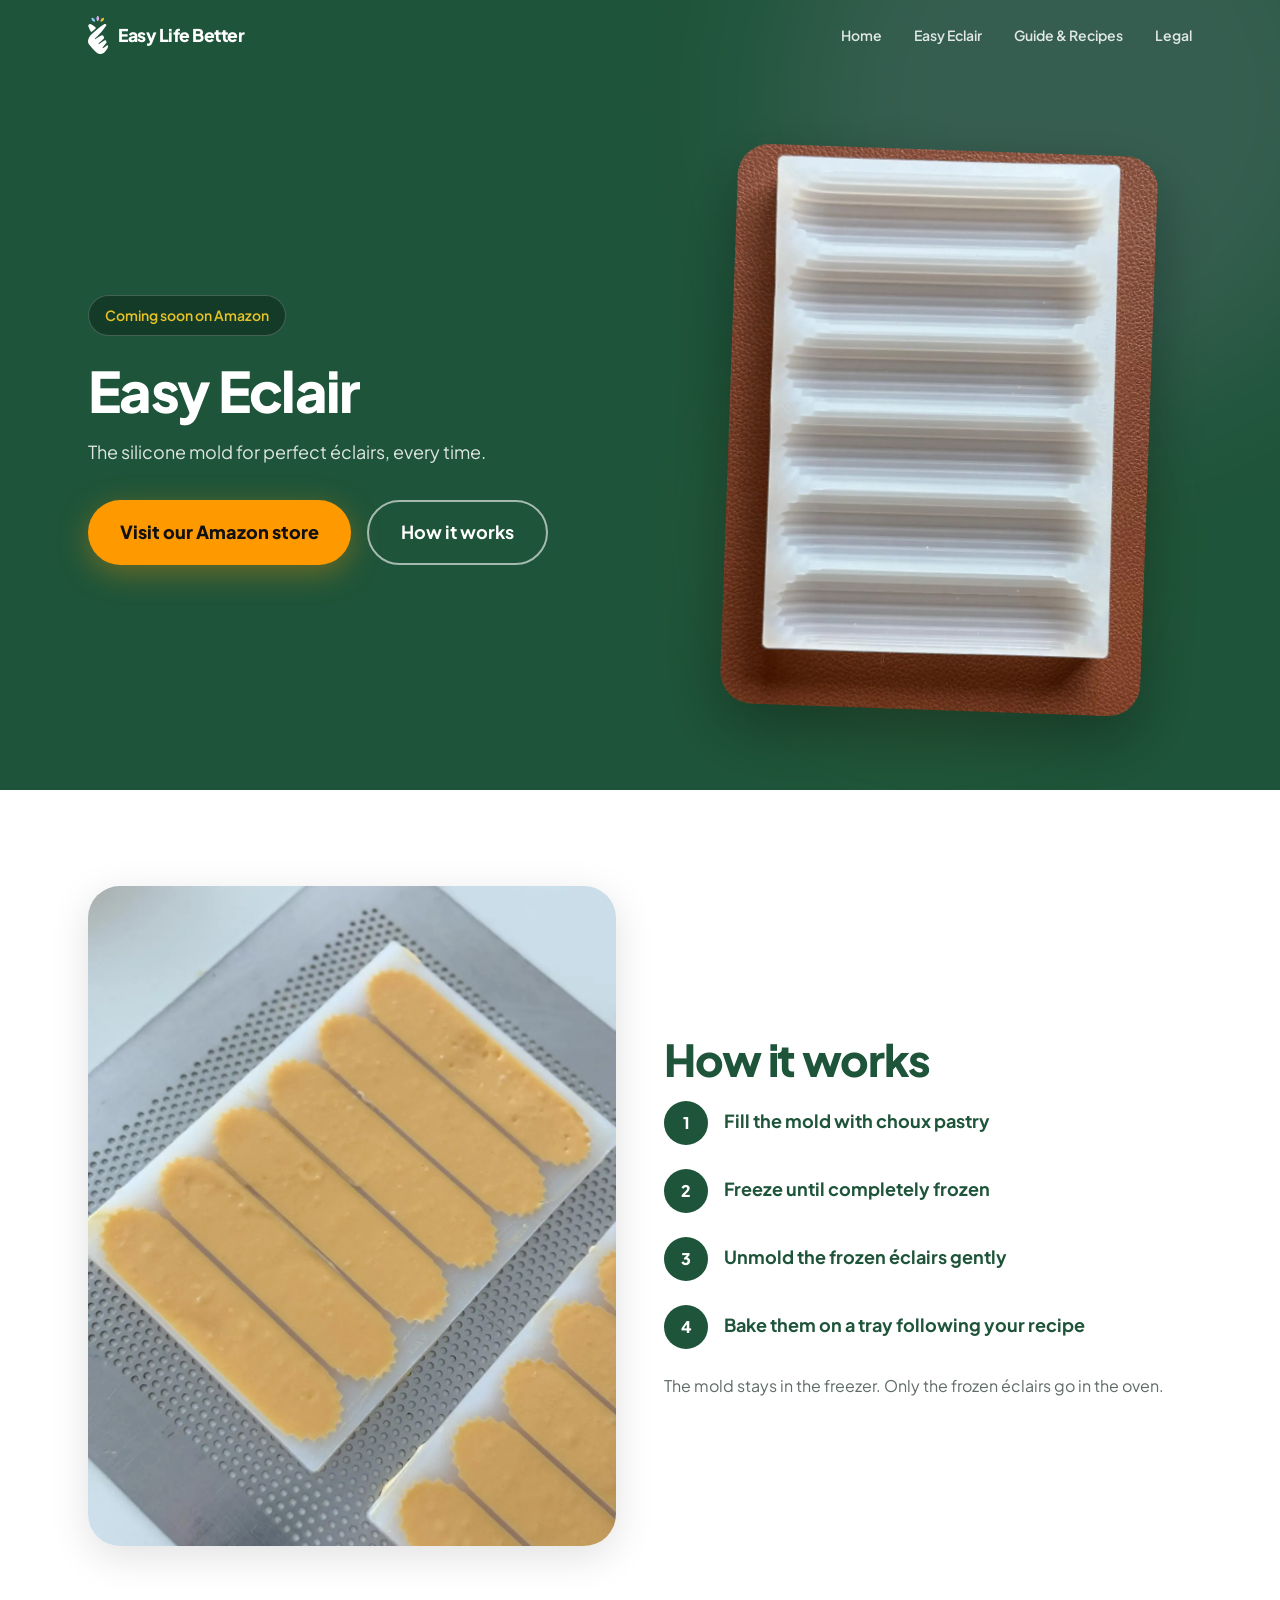
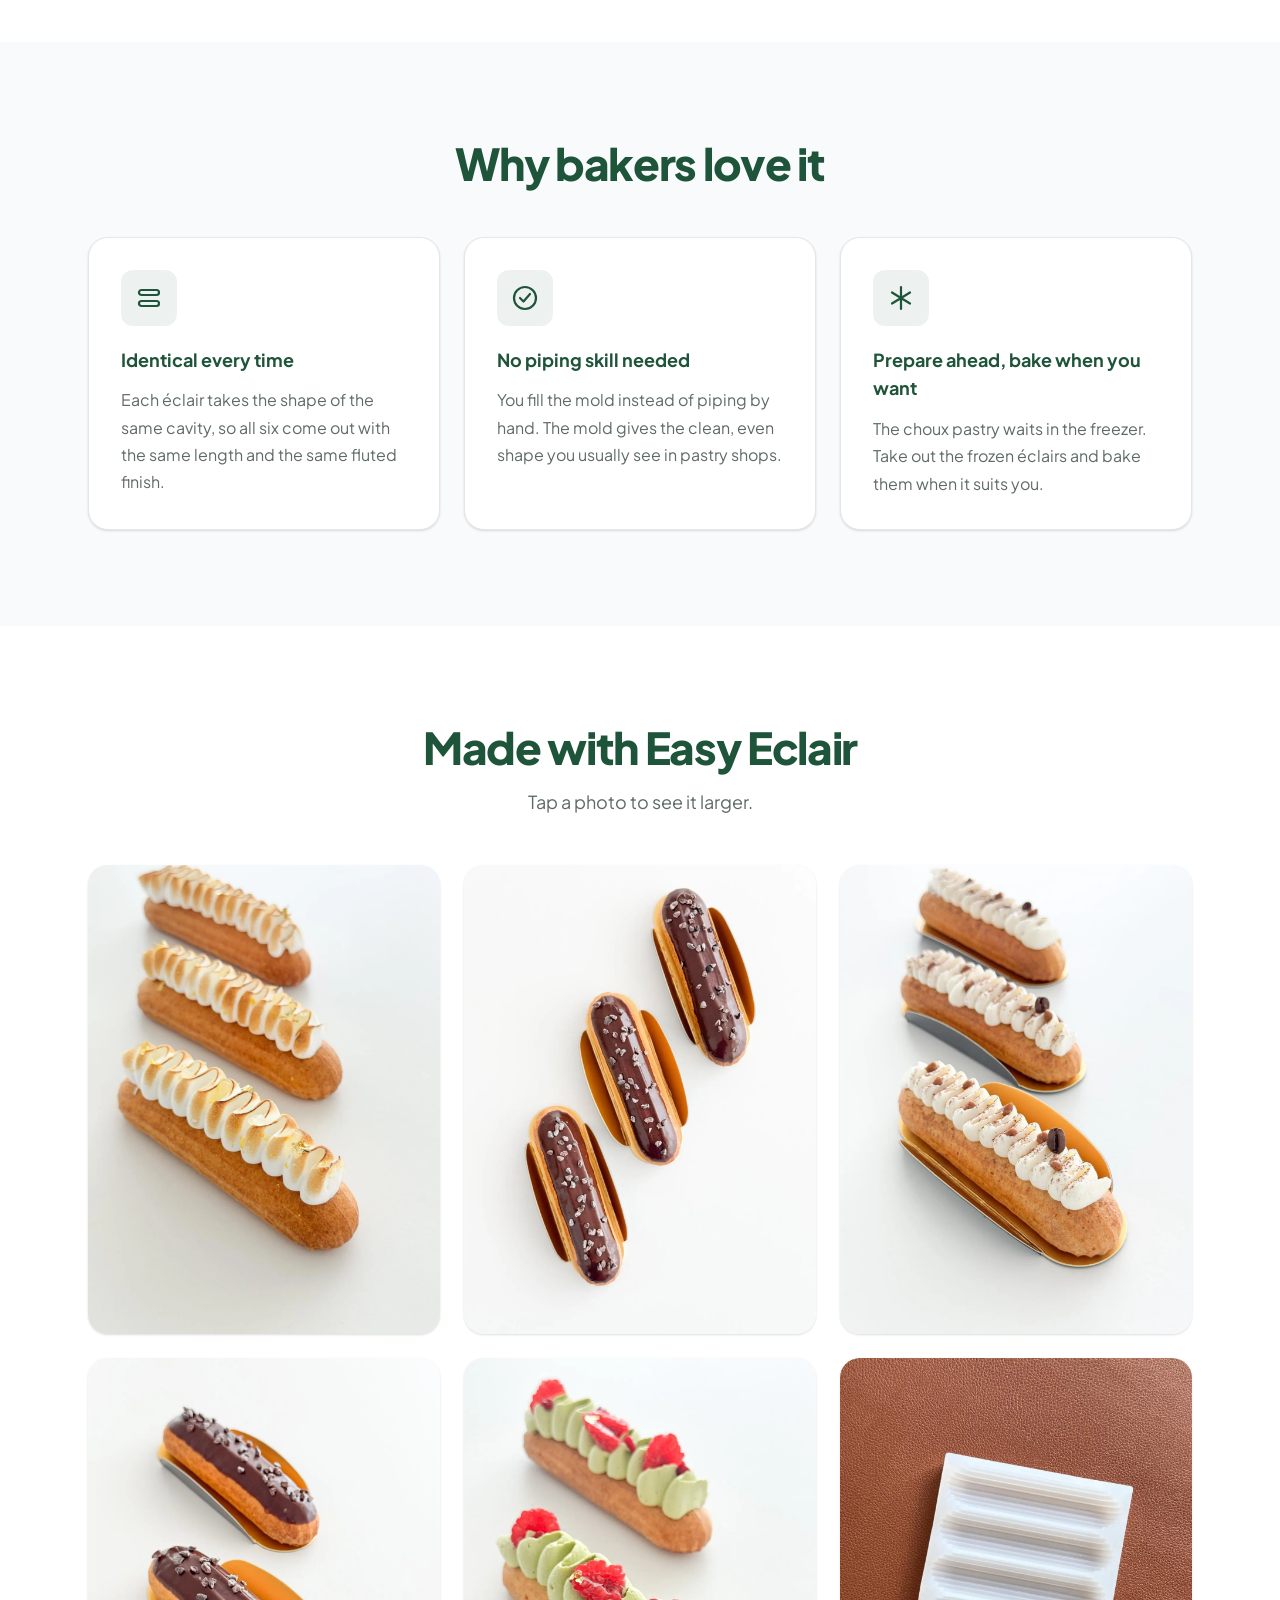
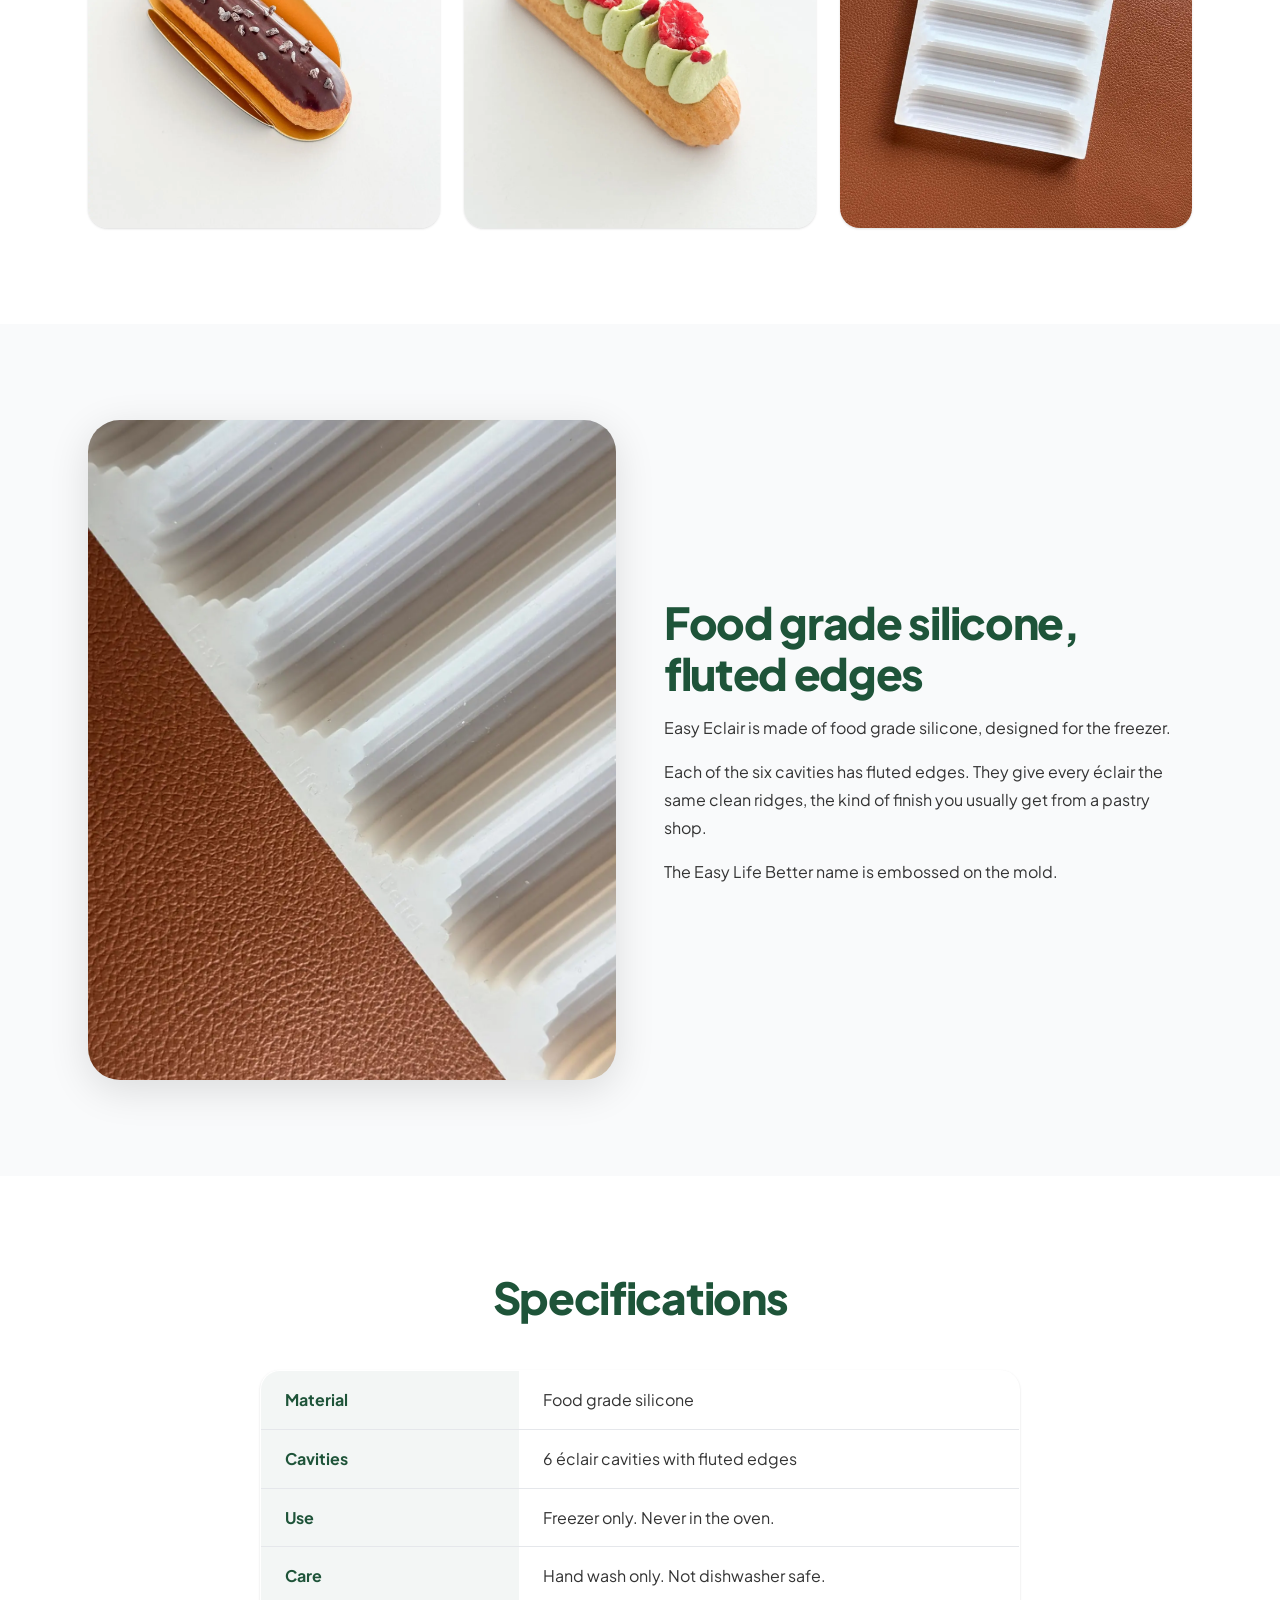
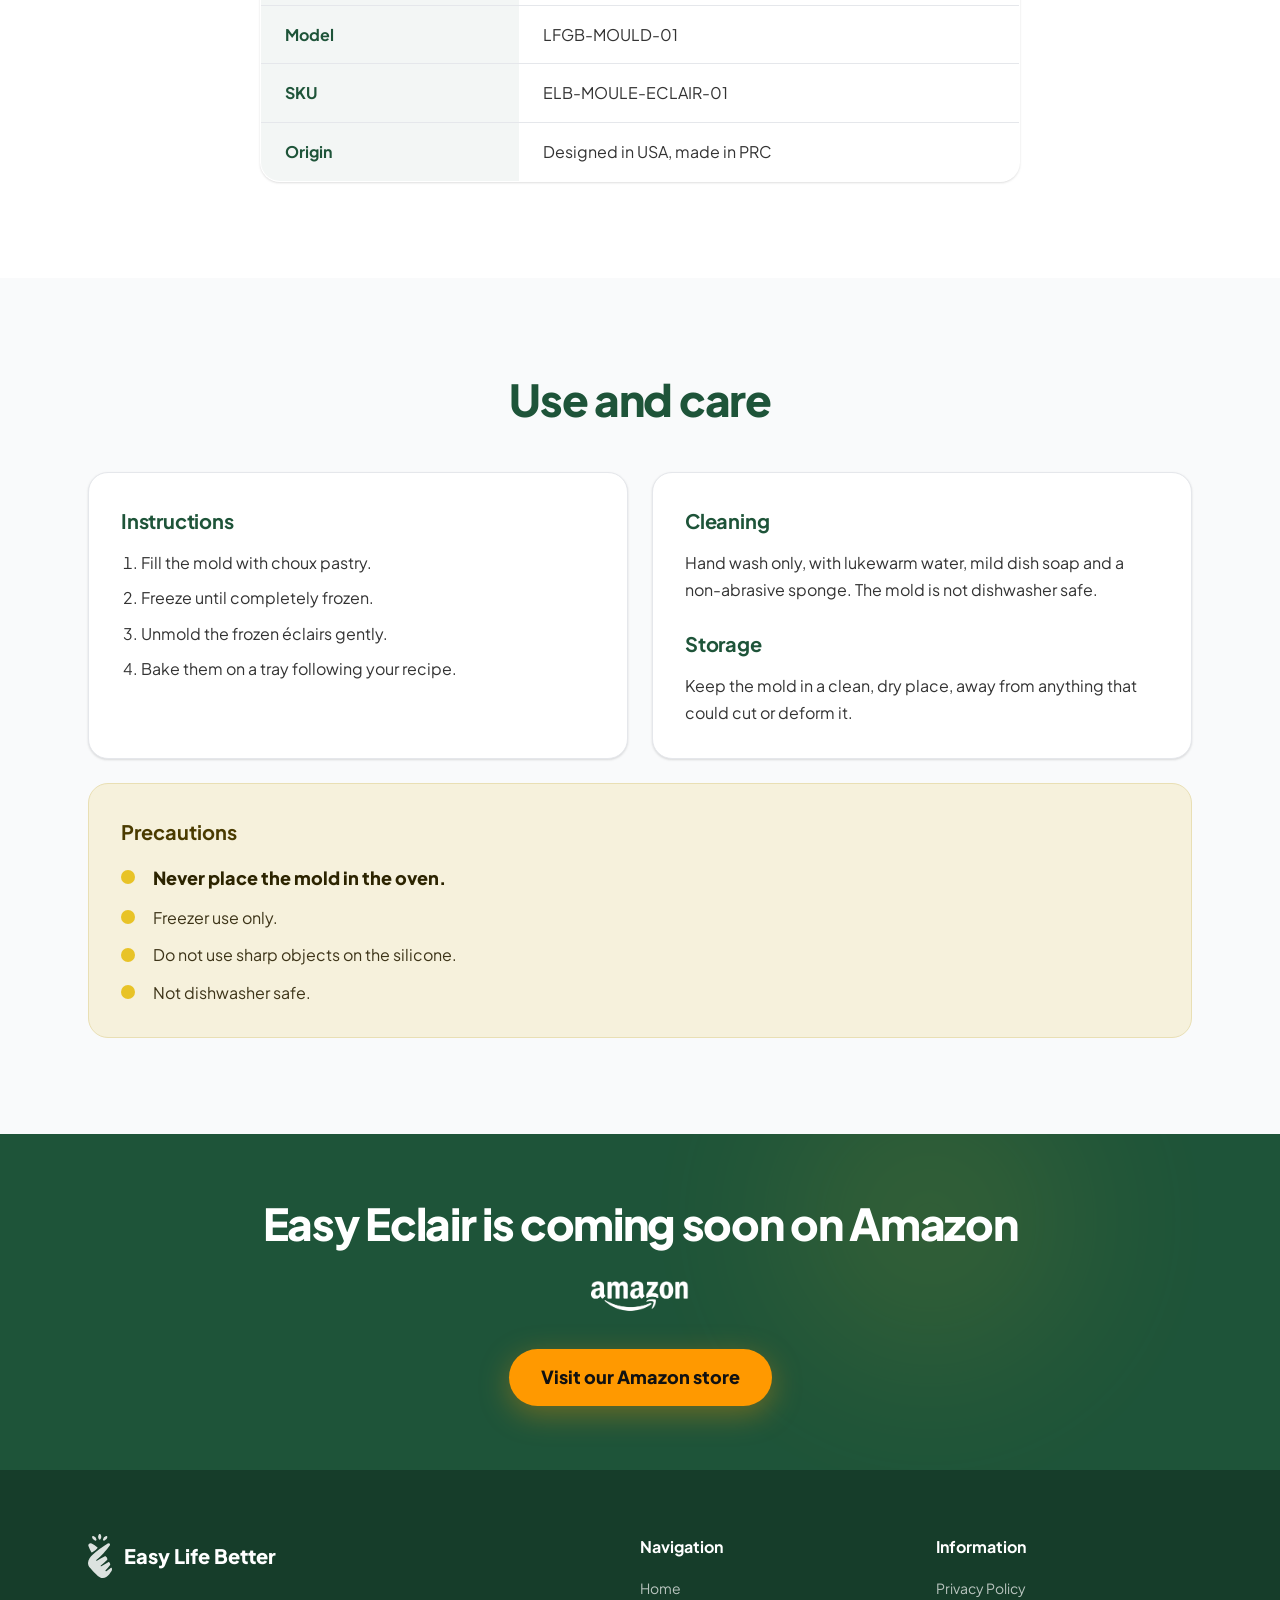
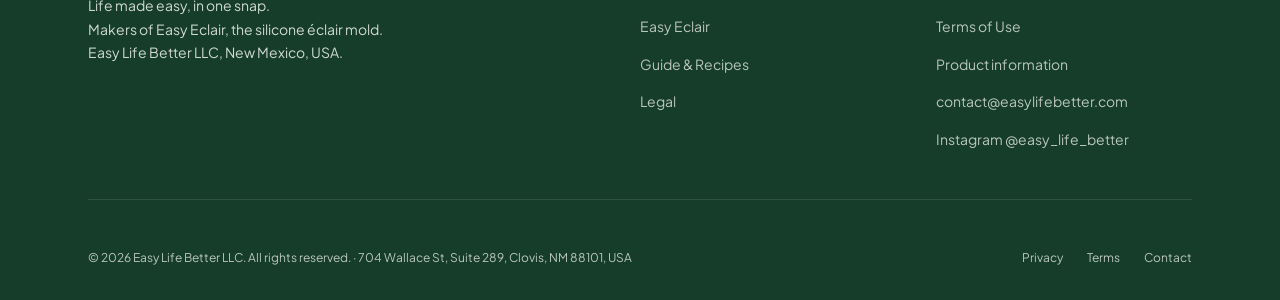
<file: product.html>
<!DOCTYPE html>
<html lang="en">
<head>
  <meta charset="UTF-8" />
  <meta name="viewport" content="width=device-width, initial-scale=1.0" />
  <title>Easy Eclair, Silicone Éclair Mold | Easy Life Better</title>
  <meta name="description" content="6-cavity food grade silicone éclair mold. Fill with choux pastry, freeze, unmold and bake for identical éclairs every time." />
  <meta name="author" content="Easy Life Better LLC" />
  <link rel="canonical" href="https://www.easylifebetter.com/product.html" />

  <meta property="og:type"        content="product" />
  <meta property="og:site_name"   content="Easy Life Better" />
  <meta property="og:title"       content="Easy Eclair, Silicone Éclair Mold | Easy Life Better" />
  <meta property="og:description" content="6-cavity food grade silicone éclair mold. Fill with choux pastry, freeze, unmold and bake for identical éclairs every time." />
  <meta property="og:url"         content="https://www.easylifebetter.com/product.html" />
  <meta property="og:image"       content="https://www.easylifebetter.com/assets/eclair-pistachio.jpg" />
  <meta property="og:image:alt"   content="Two pistachio raspberry éclairs made with the Easy Eclair mold" />

  <meta name="twitter:card"        content="summary_large_image" />
  <meta name="twitter:title"       content="Easy Eclair, Silicone Éclair Mold | Easy Life Better" />
  <meta name="twitter:description" content="6-cavity food grade silicone éclair mold. Fill, freeze, bake." />
  <meta name="twitter:image"       content="https://www.easylifebetter.com/assets/eclair-pistachio.jpg" />

  <link rel="icon" type="image/svg+xml" href="assets/elb_picto_dark.svg" />
  <link rel="preconnect" href="https://fonts.googleapis.com" />
  <link rel="preconnect" href="https://fonts.gstatic.com" crossorigin />
  <link rel="stylesheet" href="https://fonts.googleapis.com/css2?family=Plus+Jakarta+Sans:wght@400;600;700;800&display=swap" />
  <link rel="preload" as="image" href="assets/mold-empty.webp" type="image/webp" />
  <link rel="stylesheet" href="assets/style.css" />

  <script type="application/ld+json">
  {
    "@context": "https://schema.org",
    "@type": "Product",
    "name": "Easy Eclair Silicone Éclair Mold",
    "brand": { "@type": "Brand", "name": "Easy Life Better" },
    "image": [
      "https://www.easylifebetter.com/assets/mold-empty.jpg",
      "https://www.easylifebetter.com/assets/mold-filled.jpg",
      "https://www.easylifebetter.com/assets/eclair-chocolate-top.jpg"
    ],
    "sku": "ELB-MOULE-ECLAIR-01",
    "mpn": "LFGB-MOULD-01",
    "material": "Food grade silicone",
    "description": "Silicone éclair mold with 6 fluted cavities, for freezer use only. Fill the mold with choux pastry, freeze until fully frozen, unmold gently, then bake the frozen éclairs on a tray following your recipe."
  }
  </script>
</head>
<body>

  <nav class="nav" id="main-nav" aria-label="Main navigation">
    <div class="container">
      <div class="nav-inner">
        <a href="index.html" class="nav-brand" aria-label="Easy Life Better home">
          <img src="assets/elb_picto.svg" alt="" width="21" height="38" />
          <span class="brand-name">Easy Life Better</span>
        </a>
        <ul class="nav-links" id="site-menu" role="list">
          <li><a href="index.html"   class="nav-link">Home</a></li>
          <li><a href="product.html" class="nav-link" aria-current="page">Easy Eclair</a></li>
          <li><a href="guide.html"   class="nav-link">Guide &amp; Recipes</a></li>
          <li><a href="legal.html"   class="nav-link">Legal</a></li>
        </ul>
        <button class="nav-toggle burger" type="button" aria-label="Open menu" aria-expanded="false" aria-controls="site-menu">
          <span></span><span></span><span></span>
        </button>
      </div>
    </div>
  </nav>

  <main>
    <!-- HERO -->
    <section class="page-hero" aria-labelledby="product-title">
      <div class="hero-blob hero-blob-1" aria-hidden="true"></div>
      <div class="hero-blob hero-blob-3" aria-hidden="true"></div>
      <div class="container">
        <div class="page-hero-inner">
          <div>
            <div class="hero-badge">Coming soon on Amazon</div>
            <h1 class="heading-xl page-hero-title" id="product-title">Easy Eclair</h1>
            <p class="page-hero-subtitle">The silicone mold for perfect éclairs, every time.</p>
            <div class="hero-actions">
              <a href="#" data-amazon-link class="btn btn-amazon btn-lg">Visit our Amazon store</a>
              <a href="#how" class="btn btn-outline btn-lg">How it works</a>
            </div>
          </div>
          <div class="page-hero-media">
            <picture>
              <source srcset="assets/mold-empty.webp" type="image/webp" />
              <img src="assets/mold-empty.jpg" width="1199" height="1600" fetchpriority="high" decoding="async"
                   alt="The Easy Eclair silicone mold seen from above, with six fluted éclair cavities" />
            </picture>
          </div>
        </div>
      </div>
    </section>

    <!-- HOW IT WORKS -->
    <section class="how section" id="how" aria-labelledby="how-title">
      <div class="container">
        <div class="how-grid">
          <div class="how-media reveal">
            <picture>
              <source srcset="assets/mold-filled.webp" type="image/webp" />
              <img src="assets/mold-filled.jpg" width="1200" height="1600" loading="lazy" decoding="async"
                   alt="Easy Eclair molds filled with choux pastry, resting on a perforated baking tray" />
            </picture>
          </div>
          <div class="reveal">
            <h2 class="heading-lg section-title" id="how-title">How it works</h2>
            <ol class="steps" role="list">
              <li class="step"><span class="step-num" aria-hidden="true">1</span><div><p class="step-title">Fill the mold with choux pastry</p></div></li>
              <li class="step"><span class="step-num" aria-hidden="true">2</span><div><p class="step-title">Freeze until completely frozen</p></div></li>
              <li class="step"><span class="step-num" aria-hidden="true">3</span><div><p class="step-title">Unmold the frozen éclairs gently</p></div></li>
              <li class="step"><span class="step-num" aria-hidden="true">4</span><div><p class="step-title">Bake them on a tray following your recipe</p></div></li>
            </ol>
            <p class="step-text" style="margin-top:1.5rem;">The mold stays in the freezer. Only the frozen éclairs go in the oven.</p>
          </div>
        </div>
      </div>
    </section>

    <!-- WHY -->
    <section class="why section" aria-labelledby="why-title">
      <div class="container">
        <header class="section-header reveal">
          <h2 class="heading-lg section-title" id="why-title">Why bakers love it</h2>
        </header>
        <div class="cards-grid">
          <article class="value-card reveal">
            <div class="value-icon" aria-hidden="true">
              <svg viewBox="0 0 28 28" fill="none"><rect x="4" y="6" width="20" height="5" rx="2.5" stroke="#1e5439" stroke-width="2.2"/><rect x="4" y="17" width="20" height="5" rx="2.5" stroke="#1e5439" stroke-width="2.2"/></svg>
            </div>
            <h3 class="value-title">Identical every time</h3>
            <p class="value-desc">Each éclair takes the shape of the same cavity, so all six come out with the same length and the same fluted finish.</p>
          </article>
          <article class="value-card reveal">
            <div class="value-icon" aria-hidden="true">
              <svg viewBox="0 0 28 28" fill="none"><circle cx="14" cy="14" r="11" stroke="#1e5439" stroke-width="2.2"/><path d="M9 14l3.5 3.5L19 10" stroke="#1e5439" stroke-width="2.2" stroke-linecap="round" stroke-linejoin="round"/></svg>
            </div>
            <h3 class="value-title">No piping skill needed</h3>
            <p class="value-desc">You fill the mold instead of piping by hand. The mold gives the clean, even shape you usually see in pastry shops.</p>
          </article>
          <article class="value-card reveal">
            <div class="value-icon" aria-hidden="true">
              <svg viewBox="0 0 28 28" fill="none"><path d="M14 3v22M5 8.5l18 11M5 19.5l18-11" stroke="#1e5439" stroke-width="2.2" stroke-linecap="round"/></svg>
            </div>
            <h3 class="value-title">Prepare ahead, bake when you want</h3>
            <p class="value-desc">The choux pastry waits in the freezer. Take out the frozen éclairs and bake them when it suits you.</p>
          </article>
        </div>
      </div>
    </section>

    <!-- GALLERY -->
    <section class="gallery section" id="gallery" aria-labelledby="gallery-title">
      <div class="container">
        <header class="section-header reveal">
          <h2 class="heading-lg section-title" id="gallery-title">Made with Easy Eclair</h2>
          <p class="section-desc">Tap a photo to see it larger.</p>
        </header>
        <div class="gallery-grid">
          <a class="gallery-item reveal" href="assets/eclair-lemon.webp" data-lightbox>
            <picture><source srcset="assets/eclair-lemon.webp" type="image/webp" /><img src="assets/eclair-lemon.jpg" width="1200" height="1600" loading="lazy" decoding="async" alt="Lemon meringue éclairs with toasted meringue" /></picture>
          </a>
          <a class="gallery-item reveal" href="assets/eclair-chocolate-top.webp" data-lightbox>
            <picture><source srcset="assets/eclair-chocolate-top.webp" type="image/webp" /><img src="assets/eclair-chocolate-top.jpg" width="1200" height="1600" loading="lazy" decoding="async" alt="Chocolate éclairs seen from above" /></picture>
          </a>
          <a class="gallery-item reveal" href="assets/eclair-coffee.webp" data-lightbox>
            <picture><source srcset="assets/eclair-coffee.webp" type="image/webp" /><img src="assets/eclair-coffee.jpg" width="1200" height="1600" loading="lazy" decoding="async" alt="Coffee cream éclairs topped with coffee beans" /></picture>
          </a>
          <a class="gallery-item reveal" href="assets/eclair-chocolate.webp" data-lightbox>
            <picture><source srcset="assets/eclair-chocolate.webp" type="image/webp" /><img src="assets/eclair-chocolate.jpg" width="1200" height="1600" loading="lazy" decoding="async" alt="Two chocolate glazed éclairs with cocoa nibs, seen at an angle" /></picture>
          </a>
          <a class="gallery-item reveal" href="assets/eclair-pistachio.webp" data-lightbox>
            <picture><source srcset="assets/eclair-pistachio.webp" type="image/webp" /><img src="assets/eclair-pistachio.jpg" width="1200" height="1600" loading="lazy" decoding="async" alt="Pistachio raspberry éclairs with fresh raspberries" /></picture>
          </a>
          <a class="gallery-item reveal" href="assets/mold-angle.webp" data-lightbox>
            <picture><source srcset="assets/mold-angle.webp" type="image/webp" /><img src="assets/mold-angle.jpg" width="1200" height="1600" loading="lazy" decoding="async" alt="The empty Easy Eclair mold seen at an angle on a leather surface" /></picture>
          </a>
        </div>
      </div>
    </section>

    <dialog class="lightbox" id="lightbox" aria-label="Photo viewer">
      <figure class="lightbox-figure">
        <img alt="" />
        <figcaption></figcaption>
      </figure>
      <button type="button" class="lb-btn lb-prev" aria-label="Previous photo">&#8249;</button>
      <button type="button" class="lb-btn lb-next" aria-label="Next photo">&#8250;</button>
      <button type="button" class="lb-btn lb-close" aria-label="Close">&times;</button>
    </dialog>

    <!-- QUALITY -->
    <section class="quality section" aria-labelledby="quality-title">
      <div class="container">
        <div class="quality-grid">
          <div class="quality-media reveal">
            <picture>
              <source srcset="assets/mold-detail.webp" type="image/webp" />
              <img src="assets/mold-detail.jpg" width="1200" height="1600" loading="lazy" decoding="async"
                   alt="Close-up of the fluted cavities of the Easy Eclair mold, with the Easy Life Better name embossed on the silicone" />
            </picture>
          </div>
          <div class="quality-text reveal">
            <h2 class="heading-lg section-title" id="quality-title">Food grade silicone, fluted edges</h2>
            <p>Easy Eclair is made of food grade silicone, designed for the freezer.</p>
            <p>Each of the six cavities has fluted edges. They give every éclair the same clean ridges, the kind of finish you usually get from a pastry shop.</p>
            <p>The Easy Life Better name is embossed on the mold.</p>
          </div>
        </div>
      </div>
    </section>

    <!-- SPECS -->
    <section class="specs section" aria-labelledby="specs-title">
      <div class="container">
        <header class="section-header reveal">
          <h2 class="heading-lg section-title" id="specs-title">Specifications</h2>
        </header>
        <table class="specs-table reveal">
          <tbody>
            <tr><th scope="row">Material</th><td>Food grade silicone</td></tr>
            <tr><th scope="row">Cavities</th><td>6 éclair cavities with fluted edges</td></tr>
            <tr><th scope="row">Use</th><td>Freezer only. Never in the oven.</td></tr>
            <tr><th scope="row">Care</th><td>Hand wash only. Not dishwasher safe.</td></tr>
            <tr><th scope="row">Model</th><td>LFGB-MOULD-01</td></tr>
            <tr><th scope="row">SKU</th><td>ELB-MOULE-ECLAIR-01</td></tr>
            <tr><th scope="row">Origin</th><td>Designed in USA, made in PRC</td></tr>
          </tbody>
        </table>
      </div>
    </section>

    <!-- USE AND CARE -->
    <section class="care section" id="care" aria-labelledby="care-title">
      <div class="container">
        <header class="section-header reveal">
          <h2 class="heading-lg section-title" id="care-title">Use and care</h2>
        </header>
        <div class="care-grid">
          <div class="care-card reveal">
            <h3>Instructions</h3>
            <ol>
              <li>Fill the mold with choux pastry.</li>
              <li>Freeze until completely frozen.</li>
              <li>Unmold the frozen éclairs gently.</li>
              <li>Bake them on a tray following your recipe.</li>
            </ol>
          </div>
          <div class="care-card reveal">
            <h3>Cleaning</h3>
            <p>Hand wash only, with lukewarm water, mild dish soap and a non-abrasive sponge. The mold is not dishwasher safe.</p>
            <h3 style="margin-top:1.5rem;">Storage</h3>
            <p>Keep the mold in a clean, dry place, away from anything that could cut or deform it.</p>
          </div>
        </div>
        <div class="precautions reveal" role="note" aria-labelledby="precautions-title">
          <h3 id="precautions-title">Precautions</h3>
          <ul role="list">
            <li class="precaution-key">Never place the mold in the oven.</li>
            <li>Freezer use only.</li>
            <li>Do not use sharp objects on the silicone.</li>
            <li>Not dishwasher safe.</li>
          </ul>
        </div>
      </div>
    </section>

    <!-- AMAZON CTA -->
    <section class="amazon-section" aria-labelledby="amazon-title">
      <div class="hero-blob hero-blob-3" aria-hidden="true"></div>
      <div class="container amazon-inner">
        <h2 class="heading-lg amazon-title" id="amazon-title">Easy Eclair is coming soon on Amazon</h2>
        <img src="assets/amazon_logo.png" alt="Amazon" class="amazon-logo" width="99" height="36" loading="lazy" />
        <div>
          <a href="#" data-amazon-link class="btn btn-amazon btn-lg">Visit our Amazon store</a>
        </div>
      </div>
    </section>
  </main>

  <footer class="footer" aria-label="Site footer">
    <div class="container">
      <div class="footer-top">
        <div>
          <div class="footer-brand-logo">
            <img src="assets/elb_picto.svg" alt="" class="footer-picto" width="24" height="44" />
            <span class="footer-brand-name">Easy Life Better</span>
          </div>
          <p class="footer-brand-desc">
            Life made easy, in one snap.<br />
            Makers of Easy Eclair, the silicone éclair mold.<br />
            Easy Life Better LLC, New Mexico, USA.
          </p>
        </div>
        <div>
          <h2 class="footer-col-title">Navigation</h2>
          <ul class="footer-links" role="list">
            <li><a href="index.html"   class="footer-link">Home</a></li>
            <li><a href="product.html" class="footer-link">Easy Eclair</a></li>
            <li><a href="guide.html"   class="footer-link">Guide &amp; Recipes</a></li>
            <li><a href="legal.html"   class="footer-link">Legal</a></li>
          </ul>
        </div>
        <div>
          <h2 class="footer-col-title">Information</h2>
          <ul class="footer-links" role="list">
            <li><a href="legal.html#privacy-policy"      class="footer-link">Privacy Policy</a></li>
            <li><a href="legal.html#terms-of-use"        class="footer-link">Terms of Use</a></li>
            <li><a href="legal.html#product-information" class="footer-link">Product information</a></li>
            <li><a href="mailto:contact@easylifebetter.com" class="footer-link">contact@easylifebetter.com</a></li>
            <li><a href="https://instagram.com/easy_life_better" class="footer-link" target="_blank" rel="noopener">Instagram @easy_life_better</a></li>
          </ul>
        </div>
      </div>
      <div class="footer-bottom">
        <p class="footer-copy">
          &copy; 2026 Easy Life Better LLC. All rights reserved. &middot;
          704 Wallace St, Suite 289, Clovis, NM 88101, USA
        </p>
        <div class="footer-legal-links">
          <a href="legal.html#privacy-policy" class="footer-legal-link">Privacy</a>
          <a href="legal.html#terms-of-use"   class="footer-legal-link">Terms</a>
          <a href="legal.html#contact"        class="footer-legal-link">Contact</a>
        </div>
      </div>
    </div>
  </footer>

  <script src="assets/site.js" defer></script>
</body>
</html>
</file>
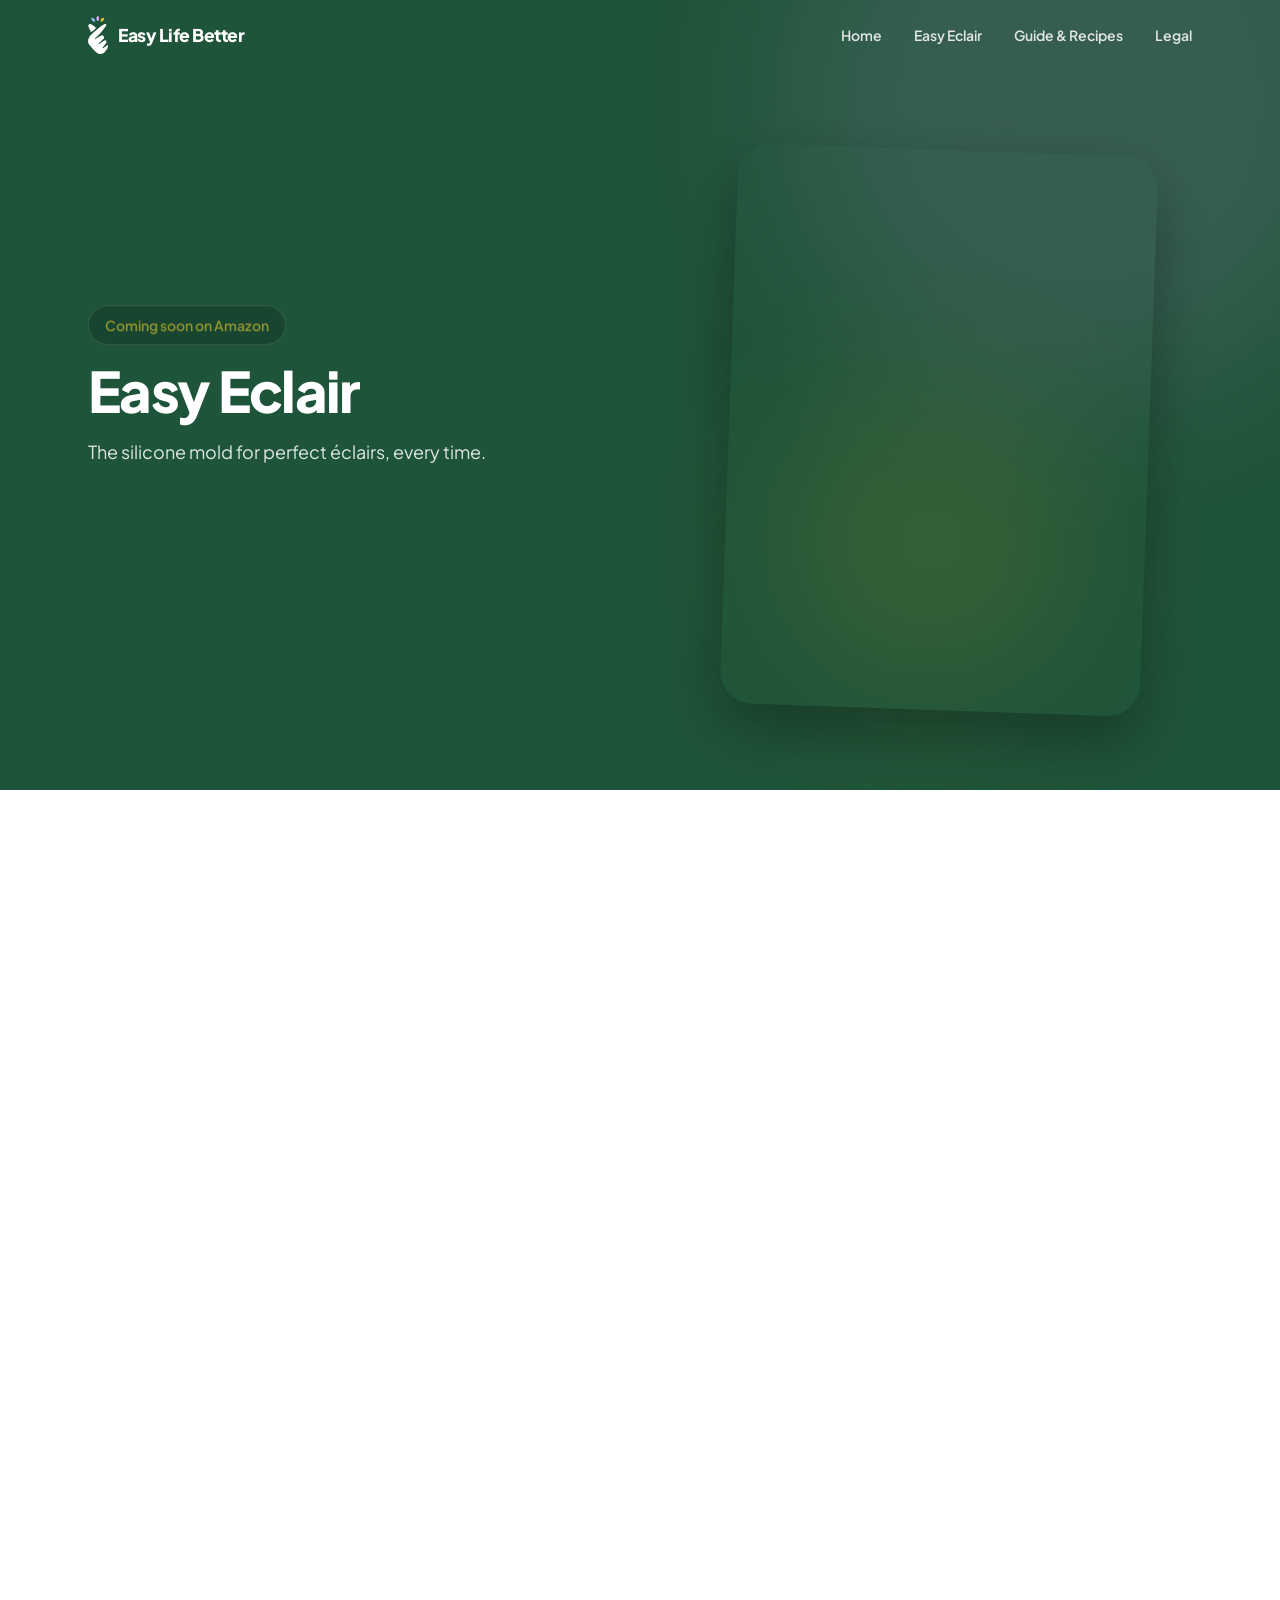
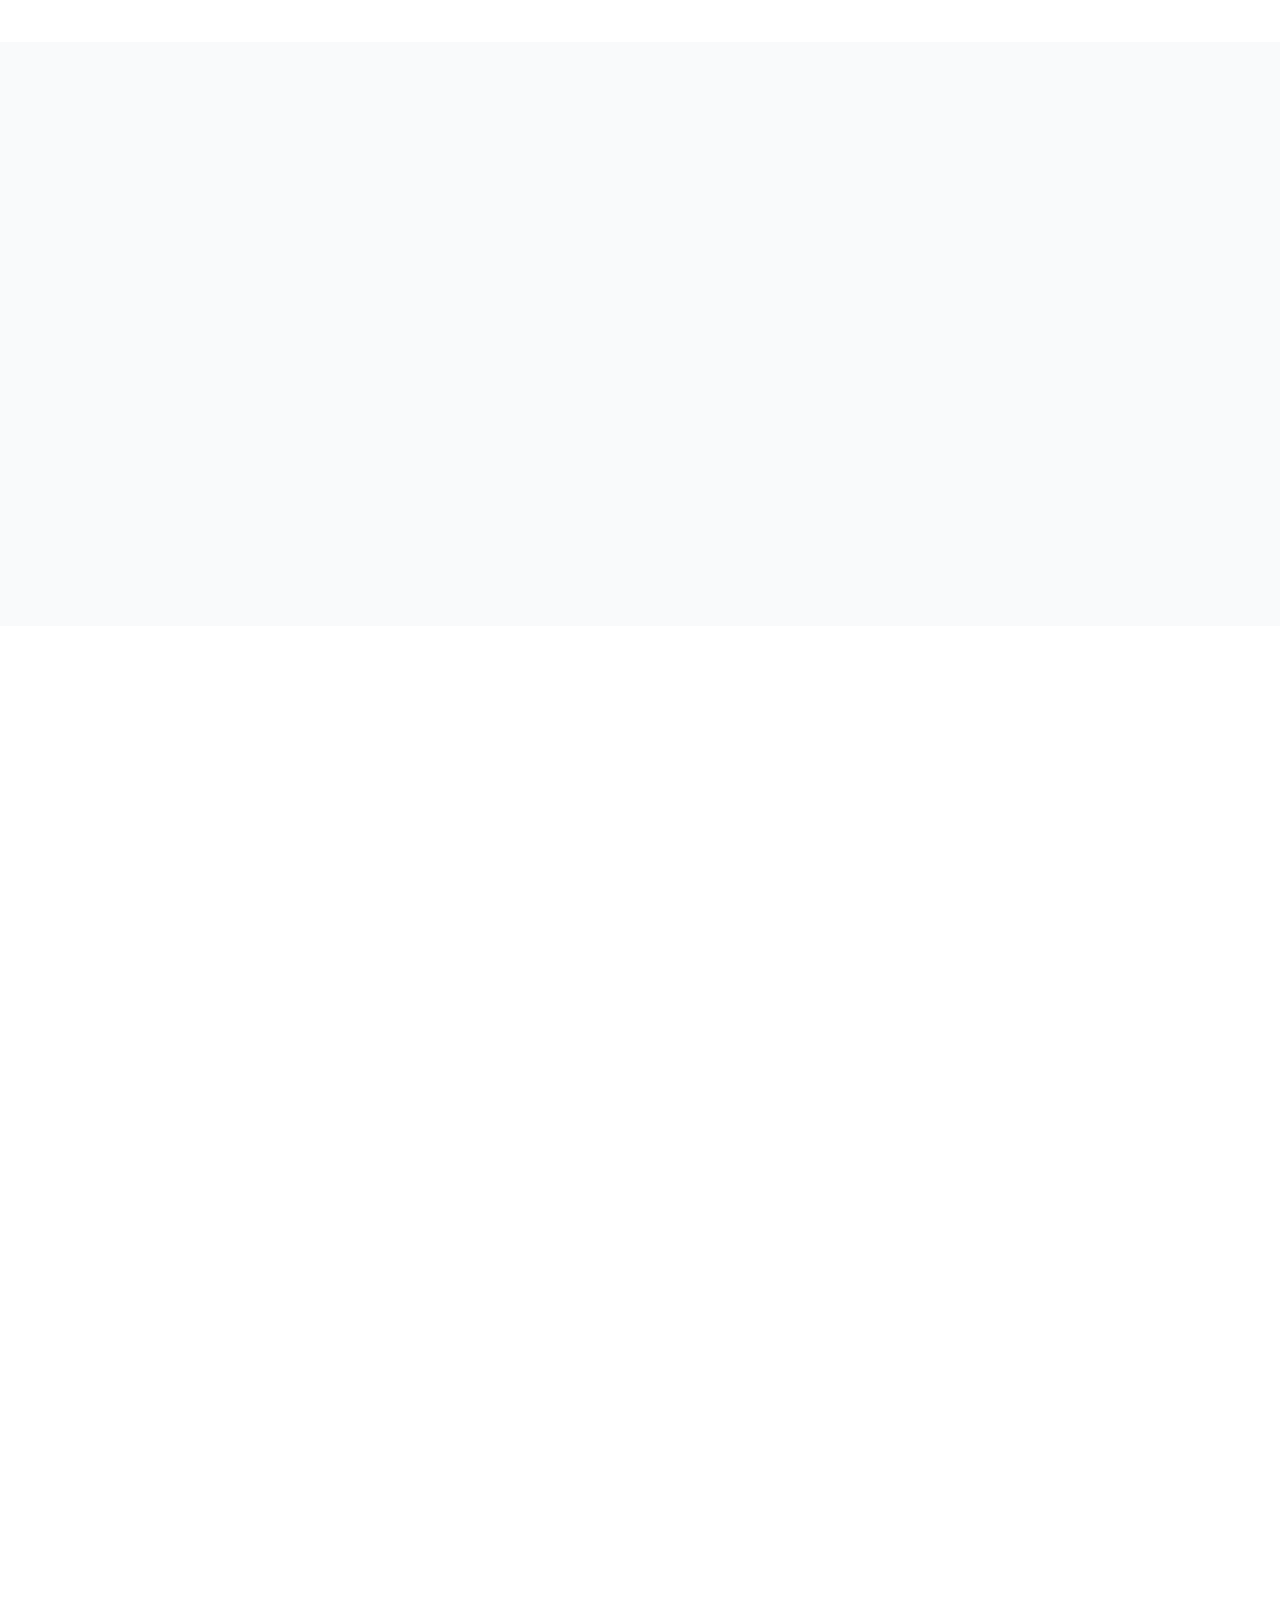
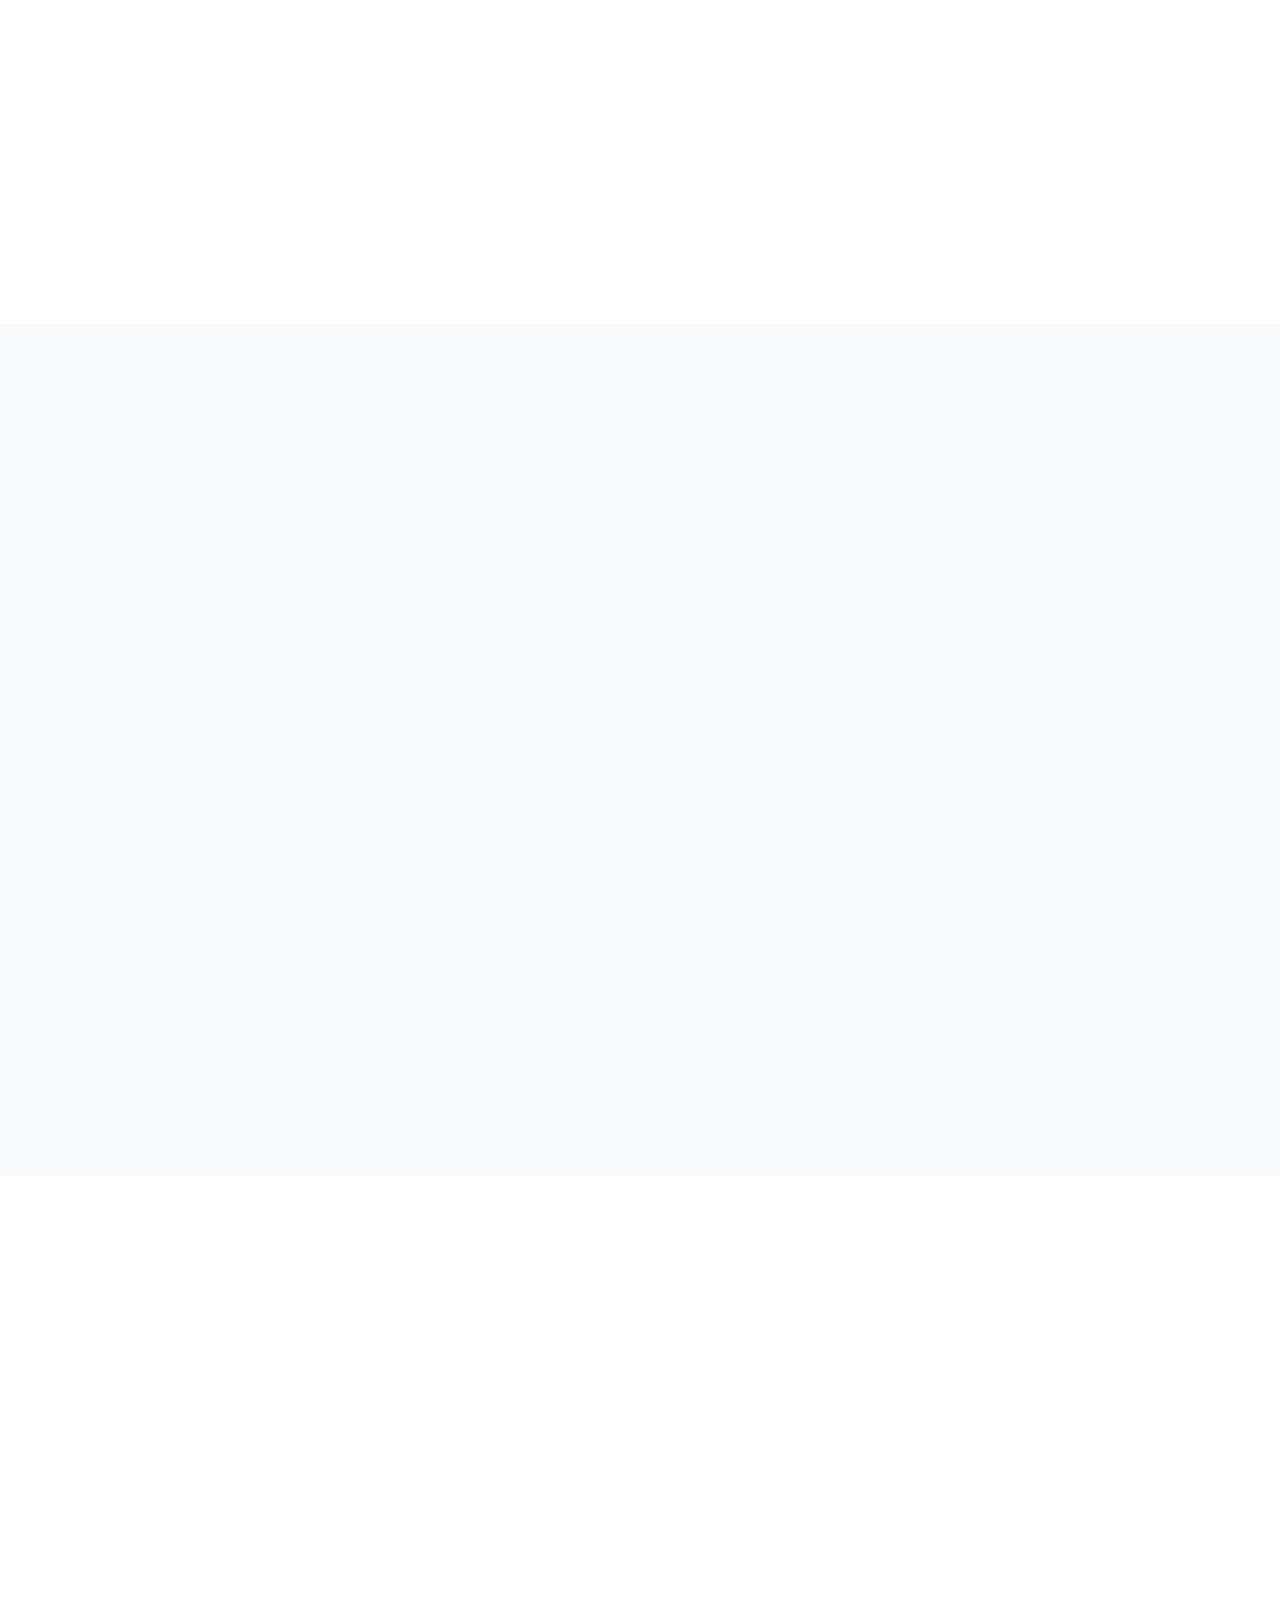
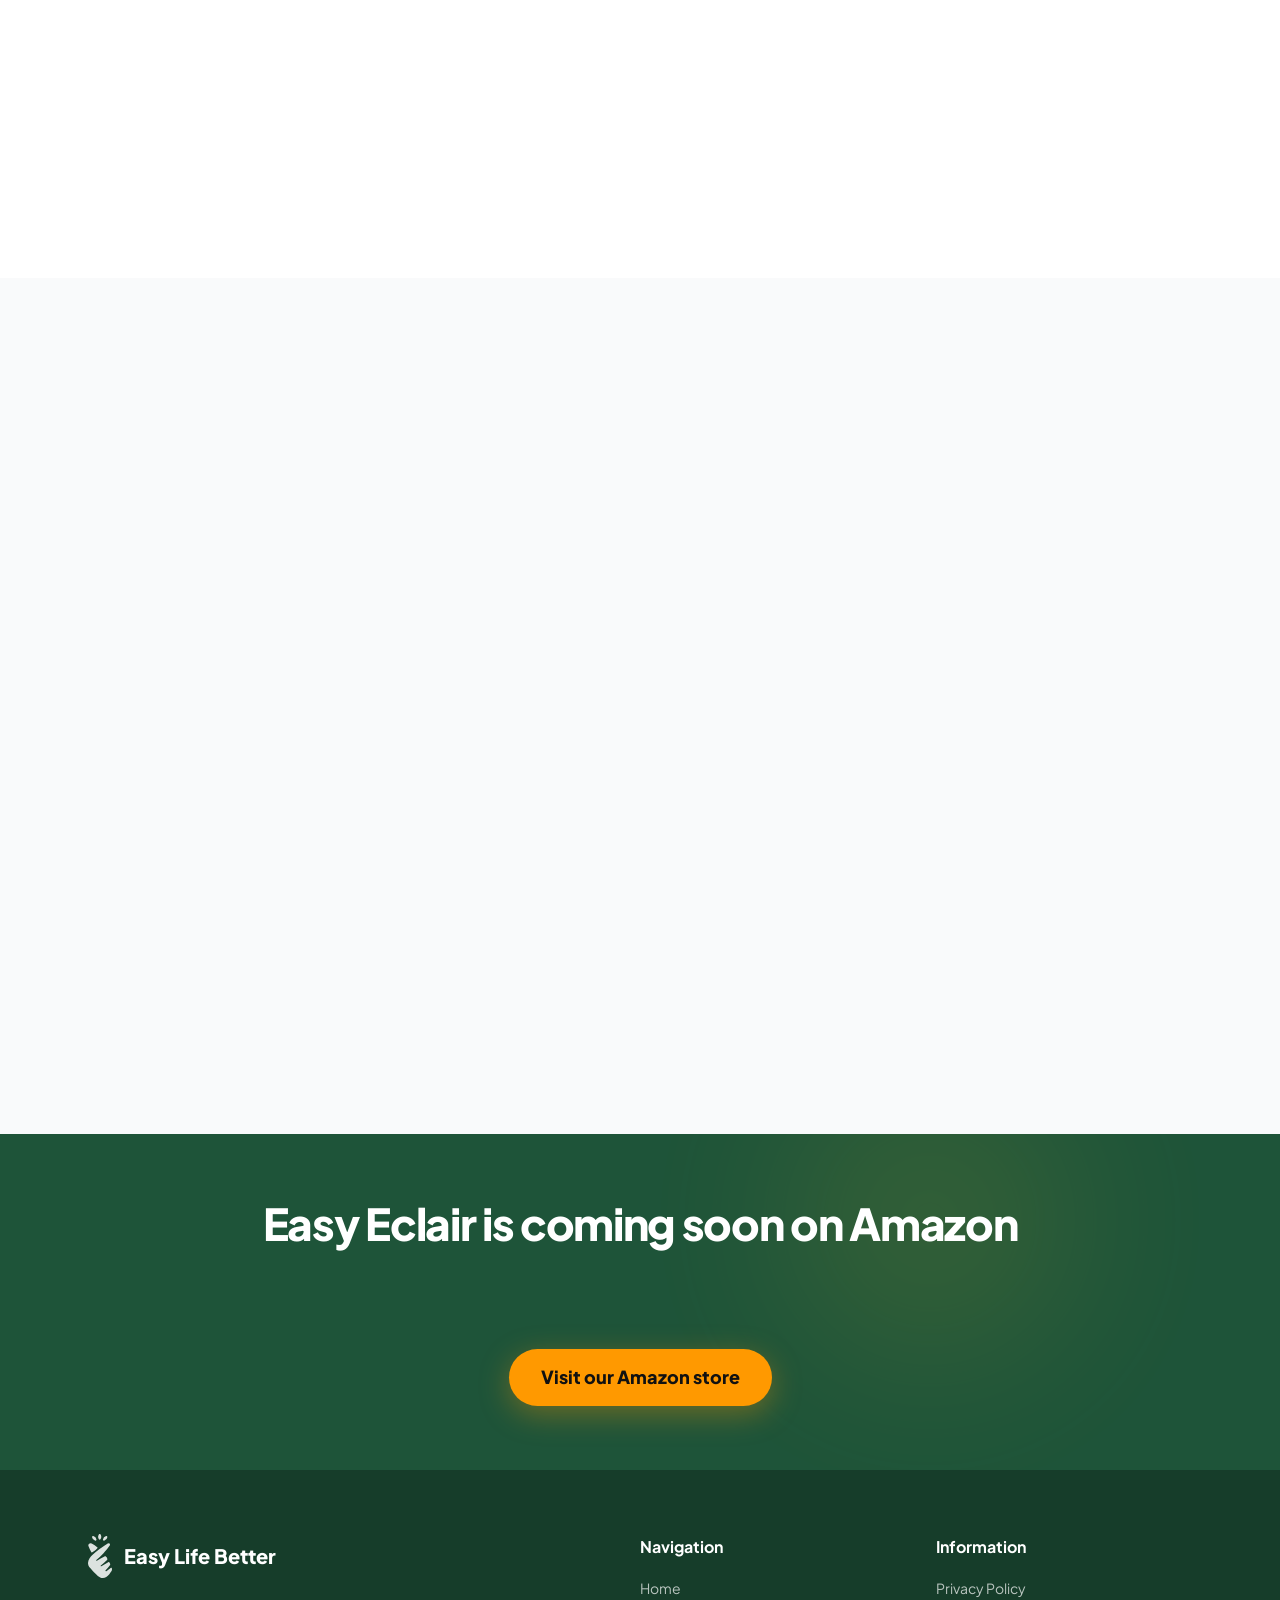
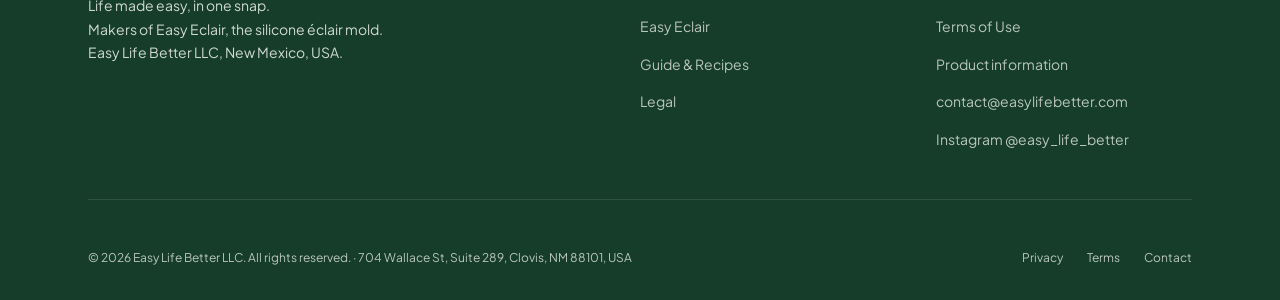
<file: products.html>
<!DOCTYPE html>
<html lang="en">
<head>
  <meta charset="UTF-8" />
  <title>Easy Eclair | Easy Life Better</title>
  <meta name="robots" content="noindex, follow" />
  <link rel="canonical" href="https://www.easylifebetter.com/product.html" />
  <meta http-equiv="refresh" content="0; url=product.html" />
</head>
<body>
  <p>This page has moved. <a href="product.html">Go to Easy Eclair</a>.</p>
</body>
</html>
</file>
<file: assets/style.css>
/* ============================================================
   Easy Life Better LLC, global styles
   Brand CSS Variables + Design System
   ============================================================ */

/* ── Design Tokens ────────────────────────────────────────── */
:root {
  /* Primary palette */
  --color-primary:        #1e5439;
  --color-primary-dark:   #163d2a;
  --color-primary-mid:    #4b7661;
  --color-primary-light:  rgba(120,152,136,0.5);

  /* Accent colours (snap fingers) */
  --color-accent-purple:  #e2a9f8;
  --color-accent-blue:    #8bc8f3;
  --color-accent-yellow:  #e8c327;

  /* Neutrals */
  --color-white:  #ffffff;
  --color-bg:     #f9fafb;
  --color-text:   #333333;
  --color-gray:   #999999;
  --color-border: #e5e7eb;

  /* Typography */
  --font-family: 'Plus Jakarta Sans', -apple-system, BlinkMacSystemFont, 'Segoe UI', sans-serif;
  --font-size-xs:   0.75rem;
  --font-size-sm:   0.875rem;
  --font-size-base: 1rem;
  --font-size-lg:   1.125rem;
  --font-size-xl:   1.25rem;
  --font-size-2xl:  1.5rem;
  --font-size-3xl:  2rem;
  --font-size-4xl:  2.75rem;
  --font-size-5xl:  3.5rem;

  /* Spacing */
  --space-1:  0.25rem;
  --space-2:  0.5rem;
  --space-3:  0.75rem;
  --space-4:  1rem;
  --space-5:  1.25rem;
  --space-6:  1.5rem;
  --space-8:  2rem;
  --space-10: 2.5rem;
  --space-12: 3rem;
  --space-16: 4rem;
  --space-20: 5rem;
  --space-24: 6rem;

  /* Radius */
  --radius-sm:   0.375rem;
  --radius-md:   0.75rem;
  --radius-lg:   1.25rem;
  --radius-xl:   2rem;
  --radius-full: 9999px;

  /* Shadows */
  --shadow-sm:  0 1px 3px rgba(0,0,0,0.08), 0 1px 2px rgba(0,0,0,0.06);
  --shadow-md:  0 4px 16px rgba(0,0,0,0.10);
  --shadow-lg:  0 10px 40px rgba(0,0,0,0.12);
  --shadow-green: 0 8px 30px rgba(30,84,57,0.25);

  /* Transitions */
  --transition-fast:   150ms ease;
  --transition-base:   250ms ease;
  --transition-slow:   400ms ease;
}

/* ── Reset & Base ─────────────────────────────────────────── */
*, *::before, *::after { box-sizing: border-box; margin: 0; padding: 0; }

html { scroll-behavior: smooth; -webkit-text-size-adjust: 100%; }

/* Screen-reader only */
.sr-only {
  position: absolute;
  width: 1px; height: 1px;
  padding: 0; margin: -1px;
  overflow: hidden;
  clip: rect(0,0,0,0);
  white-space: nowrap;
  border: 0;
}

body {
  font-family: var(--font-family);
  font-size: var(--font-size-base);
  color: var(--color-text);
  background: var(--color-bg);
  line-height: 1.6;
  -webkit-font-smoothing: antialiased;
}

img { max-width: 100%; display: block; }
picture { display: block; }
a  { color: inherit; text-decoration: none; }
ul { list-style: none; }

/* ── Typography helpers ───────────────────────────────────── */
.heading-xl {
  font-size: clamp(var(--font-size-3xl), 5vw, var(--font-size-5xl));
  font-weight: 800;
  letter-spacing: -0.03em;
  line-height: 1.1;
}
.heading-lg {
  font-size: clamp(var(--font-size-2xl), 3.5vw, var(--font-size-4xl));
  font-weight: 800;
  letter-spacing: -0.03em;
  line-height: 1.15;
}
.heading-md {
  font-size: var(--font-size-2xl);
  font-weight: 700;
  letter-spacing: -0.02em;
}
.heading-sm {
  font-size: var(--font-size-xl);
  font-weight: 700;
  letter-spacing: -0.01em;
}

/* ── Layout helpers ───────────────────────────────────────── */
.container {
  width: 100%;
  max-width: 1200px;
  margin: 0 auto;
  padding: 0 var(--space-6);
}
@media (min-width: 768px)  { .container { padding: 0 var(--space-8); } }
@media (min-width: 1280px) { .container { padding: 0 var(--space-12); } }

.section { padding: var(--space-16) 0; }
@media (min-width: 768px) { .section { padding: var(--space-24) 0; } }

/* ── Buttons ──────────────────────────────────────────────── */
.btn {
  display: inline-flex;
  align-items: center;
  gap: var(--space-2);
  padding: var(--space-3) var(--space-6);
  border-radius: var(--radius-full);
  font-family: var(--font-family);
  font-size: var(--font-size-base);
  font-weight: 700;
  cursor: pointer;
  border: none;
  transition: transform var(--transition-base), box-shadow var(--transition-base), background var(--transition-base);
  white-space: nowrap;
}
.btn:hover  { transform: translateY(-2px) scale(1.02); }
.btn:active { transform: translateY(0) scale(0.98); }

.btn-primary {
  background: var(--color-primary);
  color: var(--color-white);
  box-shadow: var(--shadow-green);
}
.btn-primary:hover  { background: var(--color-primary-dark); box-shadow: 0 12px 36px rgba(30,84,57,0.35); }

.btn-outline {
  background: transparent;
  color: var(--color-white);
  border: 2px solid rgba(255,255,255,0.6);
}
.btn-outline:hover { background: rgba(255,255,255,0.12); border-color: var(--color-white); }

.btn-lg { padding: var(--space-4) var(--space-8); font-size: var(--font-size-lg); }

/* ── Navigation ───────────────────────────────────────────── */
.nav {
  position: fixed;
  top: 0;
  left: 0;
  right: 0;
  z-index: 100;
  padding: var(--space-4) 0;
  transition: background var(--transition-base), box-shadow var(--transition-base);
}
.nav.scrolled {
  background: rgba(255,255,255,0.96);
  backdrop-filter: blur(12px);
  -webkit-backdrop-filter: blur(12px);
  box-shadow: var(--shadow-sm);
}
.nav-inner {
  display: flex;
  align-items: center;
  justify-content: space-between;
  gap: var(--space-8);
}
.nav-logo { display: flex; align-items: center; gap: var(--space-3); }
.nav-logo-img { height: 40px; width: auto; }
.nav-logo-text {
  font-size: var(--font-size-lg);
  font-weight: 800;
  color: var(--color-white);
  letter-spacing: -0.02em;
  transition: color var(--transition-base);
}
.nav.scrolled .nav-logo-text { color: var(--color-primary); }

/* ── Nav brand (picto + name) ─────────────────────────────── */
.nav-brand {
  display: flex;
  align-items: center;
  gap: 10px;
  text-decoration: none;
}
.nav-brand img { height: 38px; width: auto; transition: none; }
.brand-name {
  font-size: 1.1rem;
  font-weight: 800;
  color: white;
  letter-spacing: -0.03em;
  transition: color var(--transition-base);
}
.nav.scrolled .brand-name { color: #1e5439; }
.nav.scrolled .nav-brand img { content: url('elb_picto_dark.svg'); }

.nav-links {
  display: flex;
  align-items: center;
  gap: var(--space-8);
}
.nav-link {
  font-size: var(--font-size-sm);
  font-weight: 600;
  color: rgba(255,255,255,0.85);
  transition: color var(--transition-fast);
  position: relative;
}
.nav-link::after {
  content: '';
  position: absolute;
  bottom: -4px; left: 0; right: 0;
  height: 2px;
  background: var(--color-accent-yellow);
  border-radius: 2px;
  transform: scaleX(0);
  transition: transform var(--transition-base);
}
.nav-link:hover { color: var(--color-white); }
.nav-link:hover::after { transform: scaleX(1); }

.nav.scrolled .nav-link { color: #1e5439; }
.nav.scrolled .nav-link:hover { color: var(--color-primary-dark); }
.nav.scrolled .burger span { background: #1e5439; }

.nav-cta { margin-left: var(--space-4); }

/* Small-screen nav toggle / burger */
.nav-toggle {
  display: none;
  flex-direction: column;
  gap: 5px;
  cursor: pointer;
  padding: 4px;
  background: none;
  border: none;
}
.burger {
  display: none;
  flex-direction: column;
  gap: 5px;
  cursor: pointer;
  padding: 4px;
  background: none;
  border: none;
}
.nav-toggle span,
.burger span {
  display: block;
  width: 24px;
  height: 2px;
  background: var(--color-white);
  border-radius: 2px;
  transform-origin: center;
  transition: transform 0.3s ease, opacity 0.3s ease, width 0.3s ease;
}
.nav.scrolled .nav-toggle span { background: #1e5439; }
.burger.active span:nth-child(1) { transform: translateY(7px) rotate(45deg); }
.burger.active span:nth-child(2) { opacity: 0; transform: scaleX(0); }
.burger.active span:nth-child(3) { transform: translateY(-7px) rotate(-45deg); }

@media (max-width: 767px) {
  .nav-links { display: none; }
  .nav-toggle { display: flex; }
}

/* ── Small-screen burger menu ───────────────────────────────────── */
@media (max-width: 767px) {
  .nav-links {
    flex-direction: column;
    position: absolute;
    top: 70px;
    left: 0;
    right: 0;
    background: #1e5439;
    padding: 1.5rem 2rem;
    gap: 1.2rem;
    z-index: 999;
  }
  .nav-links.nav-open {
    display: flex;
  }
  .nav-links .nav-link { color: rgba(255,255,255,0.9) !important; }
  .nav-links .nav-link:hover { color: var(--color-accent-yellow) !important; }
}

/* ── About decorative element ────────────────────────────── */
.about-deco {
  width: 80px;
  opacity: 0.15;
  position: absolute;
  bottom: -20px;
  right: -20px;
  pointer-events: none;
}
.about-img {
  width: 100%;
  border-radius: var(--radius-xl);
  object-fit: cover;
  max-height: 400px;
  display: block;
}

/* ── Global tag / badge padding fix ─────────────────────── */
.snap-dot, .hero-tags span,
[class*="badge"]:not(.hero-badge),
[class*="pill"] {
  padding: 8px 20px;
}
.hero-badge { padding: var(--space-2) var(--space-4); }

/* ── Amazon button padding ───────────────────────────────── */
.btn-amazon {
  padding: 14px 32px !important;
}

/* ── Hero Section ─────────────────────────────────────────── */
.hero {
  background: var(--color-primary);
  min-height: 100vh;
  display: flex;
  align-items: center;
  position: relative;
  overflow: clip; /* clips blobs but allows flex children to overflow on inline axis */
  padding-top: 70px;
}

/* Hero-specific button overrides: need contrast against dark green bg */
.hero .btn-primary {
  background: #ffffff;
  color: #1e5439;
  box-shadow: 0 8px 24px rgba(0,0,0,0.15);
}
.hero .btn-primary:hover {
  background: #f0f0f0;
  box-shadow: 0 12px 32px rgba(0,0,0,0.2);
  transform: translateY(-2px) scale(1.02);
}
.hero .btn-outline {
  background: transparent;
  color: white;
  border: 2px solid rgba(255,255,255,0.5);
}
.hero .btn-outline:hover {
  border-color: white;
  background: rgba(255,255,255,0.08);
}

/* Decorative background blobs */
.hero-blob {
  position: absolute;
  border-radius: 50%;
  filter: blur(80px);
  opacity: 0.15;
  pointer-events: none;
}
.hero-blob-1 {
  width: 600px; height: 600px;
  background: var(--color-accent-purple);
  top: -200px; right: -100px;
}
.hero-blob-2 {
  width: 400px; height: 400px;
  background: var(--color-accent-blue);
  bottom: -100px; left: -100px;
}
.hero-blob-3 {
  width: 300px; height: 300px;
  background: var(--color-accent-yellow);
  bottom: 100px; right: 200px;
}

.hero-content {
  position: relative;
  z-index: 1;
  display: grid;
  grid-template-columns: 1fr;
  gap: var(--space-12);
  align-items: center;
  padding: var(--space-6) 0 var(--space-16);
  overflow: visible;
}
@media (min-width: 768px) {
  .hero-content { grid-template-columns: 1fr 1fr; padding: var(--space-20) 0; }
}
@media (max-width: 767px) {
  .hero-text { padding: 0; overflow: visible; }
  .snap-dots { padding-right: var(--space-4); }
}

.hero-text { color: var(--color-white); }

.hero-badge {
  display: inline-flex;
  align-items: center;
  gap: var(--space-2);
  padding: var(--space-2) var(--space-4);
  background: rgba(10,30,20,0.45);
  border: 1px solid rgba(255,255,255,0.2);
  border-radius: var(--radius-full);
  font-size: var(--font-size-sm);
  font-weight: 600;
  color: var(--color-accent-yellow);
  margin-bottom: var(--space-6);
  animation: fadeSlideUp 0.6s ease both;
}

.hero-title {
  margin-bottom: var(--space-6);
  color: var(--color-white);
  animation: fadeSlideUp 0.7s ease both;
  animation-delay: 0.1s;
}

.hero-subtitle {
  font-size: var(--font-size-lg);
  color: rgba(255,255,255,0.8);
  line-height: 1.7;
  margin-bottom: var(--space-8);
  animation: fadeSlideUp 0.7s ease both;
  animation-delay: 0.2s;
}

.hero-actions {
  display: flex;
  flex-wrap: wrap;
  gap: var(--space-4);
  animation: fadeSlideUp 0.7s ease both;
  animation-delay: 0.3s;
}

/* Snap dots / tag pills decoration */
.snap-dots {
  display: flex;
  flex-wrap: wrap;
  gap: var(--space-3);
  margin-top: var(--space-6);
  margin-bottom: 32px;
  overflow: visible;
  animation: fadeSlideUp 0.7s ease both;
  animation-delay: 0.4s;
}
.snap-dot {
  padding: 8px 20px;
  border-radius: var(--radius-full);
  font-size: var(--font-size-sm);
  font-weight: 700;
  letter-spacing: 0.02em;
  white-space: nowrap;
  display: inline-block;
}
.snap-dot-blue   { background: var(--color-accent-blue);   color: #1a3a52; }
.snap-dot-purple { background: var(--color-accent-purple); color: #4a1a6b; }
.snap-dot-yellow { background: var(--color-accent-yellow); color: #5a4200; }

/* Hero visual */
.hero-visual {
  display: flex;
  justify-content: center;
  align-items: center;
  animation: fadeSlideUp 0.8s ease both;
  animation-delay: 0.25s;
}

/* ── About / Mission ──────────────────────────────────────── */
.about { background: var(--color-white); }
.about-grid {
  display: grid;
  grid-template-columns: 1fr;
  gap: var(--space-12);
  align-items: center;
}
@media (min-width: 768px) { .about-grid { grid-template-columns: 1fr 1fr; } }

.about-title { color: var(--color-primary); margin-bottom: var(--space-6); }
.about-desc { color: var(--color-text); margin-bottom: var(--space-4); line-height: 1.75; }

.about-image-wrap {
  position: relative;
  display: flex;
  justify-content: center;
}
.about-image-card {
  background: var(--color-bg);
  border-radius: var(--radius-xl);
  padding: var(--space-8);
  display: flex;
  align-items: center;
  justify-content: center;
  width: 100%;
  max-width: 420px;
  min-height: 320px;
  box-shadow: var(--shadow-lg);
}
.about-logo-large {
  width: 160px;
  height: 160px;
  object-fit: contain;
  filter: drop-shadow(var(--shadow-md));
}

/* ── Values / Cards ───────────────────────────────────────── */
.values { background: var(--color-bg); }
.section-header { text-align: center; margin-bottom: var(--space-12); }
.section-title { color: var(--color-primary); margin-bottom: var(--space-4); }
.section-desc { color: #5f6b66; font-size: var(--font-size-lg); max-width: 600px; margin: 0 auto; }

.cards-grid {
  display: grid;
  grid-template-columns: 1fr;
  gap: var(--space-6);
}
@media (min-width: 640px)  { .cards-grid { grid-template-columns: repeat(2, 1fr); } }
@media (min-width: 1024px) { .cards-grid { grid-template-columns: repeat(3, 1fr); } }

.value-card {
  background: var(--color-white);
  border-radius: var(--radius-lg);
  padding: var(--space-8);
  box-shadow: var(--shadow-sm);
  transition: transform var(--transition-base), box-shadow var(--transition-base);
  border: 1px solid var(--color-border);
}
.value-card:hover {
  transform: translateY(-6px);
  box-shadow: var(--shadow-lg);
  border-color: var(--color-primary-light);
}
.value-icon {
  width: 56px; height: 56px;
  border-radius: var(--radius-md);
  display: flex;
  align-items: center;
  justify-content: center;
  margin-bottom: var(--space-5);
  background: rgba(30,84,57,0.08);
}
.value-icon svg { width: 28px; height: 28px; }
.value-title { font-weight: 700; font-size: var(--font-size-lg); color: var(--color-primary); margin-bottom: var(--space-3); }
.value-desc { color: #5f6b66; line-height: 1.7; }

/* ── Footer ───────────────────────────────────────────────── */
.footer {
  background: var(--color-primary-dark, #163d2a);
  color: rgba(255,255,255,0.8);
  padding: var(--space-16) 0 var(--space-8);
}
.footer-top {
  display: grid;
  grid-template-columns: 1fr;
  gap: var(--space-10);
  margin-bottom: var(--space-12);
  padding-bottom: var(--space-12);
  border-bottom: 1px solid rgba(255,255,255,0.1);
}
@media (min-width: 768px) { .footer-top { grid-template-columns: 2fr 1fr 1fr; } }

.footer-brand-logo { display: flex; align-items: center; gap: var(--space-3); margin-bottom: var(--space-4); }
.footer-brand-logo img { height: 44px; width: auto; }
.footer-brand-name { font-size: var(--font-size-xl); font-weight: 800; color: var(--color-white); }
.footer-brand-desc { font-size: var(--font-size-sm); line-height: 1.7; max-width: 320px; }

.footer-col-title { font-weight: 700; color: var(--color-white); margin-bottom: var(--space-4); font-size: var(--font-size-base); }
.footer-links { display: flex; flex-direction: column; gap: var(--space-3); }
.footer-link { font-size: var(--font-size-sm); color: rgba(255,255,255,0.7); transition: color var(--transition-fast); }
.footer-link:hover { color: var(--color-accent-yellow); }

.footer-bottom {
  display: flex;
  flex-direction: column;
  gap: var(--space-3);
  align-items: center;
  text-align: center;
}
@media (min-width: 768px) {
  .footer-bottom { flex-direction: row; justify-content: space-between; text-align: left; }
}
.footer-copy { font-size: var(--font-size-xs); color: rgba(255,255,255,0.5); }
.footer-legal-links { display: flex; gap: var(--space-6); }
.footer-legal-link { font-size: var(--font-size-xs); color: rgba(255,255,255,0.5); transition: color var(--transition-fast); }
.footer-legal-link:hover { color: var(--color-accent-yellow); }

/* ── Legal page styles ────────────────────────────────────── */
.legal-hero {
  background: var(--color-primary);
  padding: 120px 0 var(--space-16);
  color: var(--color-white);
}
.legal-hero-title { color: var(--color-white); margin-bottom: var(--space-4); }
.legal-hero-subtitle { color: rgba(255,255,255,0.75); font-size: var(--font-size-lg); }

.legal-nav {
  background: var(--color-white);
  border-bottom: 1px solid var(--color-border);
  position: sticky;
  top: 70px;
  z-index: 50;
}
.legal-nav-inner {
  display: flex;
  gap: var(--space-6);
  padding: var(--space-4) 0;
  overflow-x: auto;
  scrollbar-width: none;
}
.legal-nav-inner::-webkit-scrollbar { display: none; }
.legal-nav-link {
  white-space: nowrap;
  font-size: var(--font-size-sm);
  font-weight: 600;
  color: #5f6b66;
  padding: var(--space-2) var(--space-3);
  border-radius: var(--radius-sm);
  transition: color var(--transition-fast), background var(--transition-fast);
}
.legal-nav-link:hover { color: var(--color-primary); background: rgba(30,84,57,0.06); }

.legal-body {
  display: grid;
  grid-template-columns: 1fr;
  gap: var(--space-8);
  padding: var(--space-12) 0;
}
@media (min-width: 1024px) {
  .legal-body { grid-template-columns: 260px 1fr; align-items: start; }
}

.legal-sidebar {
  position: sticky;
  top: 140px;
  display: none;
}
@media (min-width: 1024px) { .legal-sidebar { display: block; } }

.legal-sidebar-nav { display: flex; flex-direction: column; gap: var(--space-2); }
.legal-sidebar-link {
  font-size: var(--font-size-sm);
  font-weight: 600;
  color: #5f6b66;
  padding: var(--space-2) var(--space-4);
  border-radius: var(--radius-sm);
  border-left: 3px solid transparent;
  transition: color var(--transition-fast), border-color var(--transition-fast), background var(--transition-fast);
}
.legal-sidebar-link:hover {
  color: var(--color-primary);
  border-color: var(--color-primary);
  background: rgba(30,84,57,0.05);
}

.legal-content section { margin-bottom: var(--space-16); scroll-margin-top: 140px; }
.legal-section-title {
  font-size: var(--font-size-2xl);
  font-weight: 800;
  letter-spacing: -0.02em;
  color: var(--color-primary);
  margin-bottom: var(--space-6);
  padding-bottom: var(--space-4);
  border-bottom: 2px solid var(--color-border);
  display: flex;
  align-items: center;
  gap: var(--space-3);
}
.legal-section-title span { color: var(--color-text); }

.legal-subsection { margin-bottom: var(--space-6); }
.legal-subsection-title {
  font-size: var(--font-size-lg);
  font-weight: 700;
  color: var(--color-text);
  margin-bottom: var(--space-3);
}
.legal-content p  { color: var(--color-text); line-height: 1.8; margin-bottom: var(--space-4); }
.legal-content ul { margin: var(--space-4) 0; padding-left: var(--space-6); }
.legal-content ul li { list-style: disc; color: var(--color-text); line-height: 1.8; margin-bottom: var(--space-2); }

.info-box {
  background: rgba(30,84,57,0.06);
  border: 1px solid var(--color-primary-light);
  border-radius: var(--radius-md);
  padding: var(--space-6);
  margin-bottom: var(--space-6);
}
.info-box-title { font-weight: 700; color: var(--color-primary); margin-bottom: var(--space-3); }
.info-box p, .info-box address { font-style: normal; color: var(--color-text); line-height: 1.8; }

/* ── Animations ───────────────────────────────────────────── */
@keyframes fadeSlideUp {
  from { opacity: 0; transform: translateY(24px); }
  to   { opacity: 1; transform: translateY(0); }
}
@keyframes pulse {
  0%, 100% { opacity: 1; }
  50%       { opacity: 0.6; }
}

/* ── Focus visible ────────────────────────────────────────── */
:focus-visible {
  outline: 3px solid var(--color-accent-yellow);
  outline-offset: 3px;
  border-radius: 4px;
}

/* ── Scroll reveal ────────────────────────────────────────── */
.reveal {
  opacity: 0;
  transform: translateY(32px);
  transition: opacity 0.6s ease, transform 0.6s ease;
}
.reveal.visible { opacity: 1; transform: translateY(0); }

/* ── Hero éclair cut-out ──────────────────────────────────── */
.hero-eclair {
  position: relative;
  width: min(100%, 420px);
  margin-inline: auto;
}
.hero-eclair::before {
  content: '';
  position: absolute;
  inset: 14% 6%;
  border-radius: 50%;
  background: radial-gradient(closest-side, rgba(232,195,39,0.28), transparent);
  filter: blur(12px);
}
.hero-eclair img {
  position: relative;
  width: 100%;
  height: auto;
  transform: rotate(-9deg);
  filter: drop-shadow(0 28px 32px rgba(0,0,0,0.38));
}
@media (max-width: 767px) {
  .hero-eclair { width: min(72%, 300px); }
}

/* ── The mold and the result ──────────────────────────────── */
.pair { background: var(--color-white); }
.pair-grid {
  display: grid;
  grid-template-columns: 1fr;
  gap: var(--space-8);
  max-width: 960px;
  margin: 0 auto;
}
@media (min-width: 640px) {
  .pair-grid { grid-template-columns: 1fr auto 1fr; align-items: center; gap: var(--space-6); }
}
.pair-item { margin: 0; }
.pair-item img {
  width: 100%;
  height: auto;
  aspect-ratio: 4 / 5;
  object-fit: cover;
  border-radius: var(--radius-xl);
  box-shadow: var(--shadow-lg);
}
.pair-item figcaption { margin-top: var(--space-4); text-align: center; }
.pair-title { display: block; font-weight: 800; font-size: var(--font-size-xl); color: var(--color-primary); letter-spacing: -0.02em; }
.pair-line { display: block; color: #5f6b66; margin-top: var(--space-1); }
.pair-arrow {
  justify-self: center;
  width: 56px; height: 56px;
  border-radius: 50%;
  background: var(--color-accent-yellow);
  color: #3a2e00;
  display: flex; align-items: center; justify-content: center;
}
@media (max-width: 639px) { .pair-arrow { transform: rotate(90deg); } }

/* ── Green page hero (product, guide) ─────────────────────── */
.page-hero {
  background: var(--color-primary);
  position: relative;
  overflow: clip;
  padding-top: 70px;
  color: var(--color-white);
}
.page-hero .hero-blob { opacity: 0.12; }
.page-hero-inner {
  position: relative;
  z-index: 1;
  display: grid;
  grid-template-columns: 1fr;
  gap: var(--space-10);
  align-items: center;
  padding: var(--space-12) 0 var(--space-16);
}
@media (min-width: 768px) {
  .page-hero-inner { grid-template-columns: 1.1fr 1fr; padding: var(--space-20) 0; }
}
.page-hero-title { color: var(--color-white); margin-bottom: var(--space-4); }
.page-hero-subtitle { font-size: var(--font-size-lg); color: rgba(255,255,255,0.85); line-height: 1.7; margin-bottom: var(--space-8); max-width: 34rem; }
.page-hero-media img {
  width: 100%;
  max-width: 420px;
  margin-inline: auto;
  height: auto;
  aspect-ratio: 3 / 4;
  object-fit: cover;
  border-radius: var(--radius-xl);
  box-shadow: 0 24px 60px rgba(0,0,0,0.32);
  transform: rotate(2deg);
}
.page-hero-compact .page-hero-inner { grid-template-columns: 1fr; padding: var(--space-12) 0; }
@media (min-width: 768px) { .page-hero-compact .page-hero-inner { padding: var(--space-16) 0; } }

/* ── Buttons on green ─────────────────────────────────────── */
.btn-yellow { background: var(--color-accent-yellow); color: #3a2e00; font-weight: 800; }
.btn-yellow:hover { background: #f0ce30; }
.btn-amazon {
  background: #FF9900;
  color: #111;
  font-weight: 800;
  font-size: var(--font-size-lg);
  box-shadow: 0 8px 30px rgba(255,153,0,0.35);
}
.btn-amazon:hover { background: #FFAB00; box-shadow: 0 12px 40px rgba(255,153,0,0.5); }

/* ── Amazon CTA band ──────────────────────────────────────── */
.amazon-section {
  background: var(--color-primary);
  padding: var(--space-16) 0;
  text-align: center;
  position: relative;
  overflow: hidden;
}
.amazon-section .hero-blob { opacity: 0.1; }
.amazon-inner { position: relative; z-index: 1; }
.amazon-title { color: var(--color-white); margin-bottom: var(--space-8); }
.amazon-logo { height: 36px; width: auto; margin: 0 auto var(--space-8); filter: brightness(0) invert(1); }

/* ── Instagram band ───────────────────────────────────────── */
.insta { background: var(--color-white); padding: var(--space-16) 0; text-align: center; }
.insta-title { color: var(--color-primary); margin-bottom: var(--space-3); }
.insta-desc { color: #5f6b66; font-size: var(--font-size-lg); margin-bottom: var(--space-8); }
.btn-insta { background: var(--color-primary); color: var(--color-white); box-shadow: var(--shadow-green); }
.btn-insta:hover { background: var(--color-primary-dark); }

/* ── How it works ─────────────────────────────────────────── */
.how { background: var(--color-white); }
.how-grid { display: grid; grid-template-columns: 1fr; gap: var(--space-12); align-items: center; }
@media (min-width: 768px) { .how-grid { grid-template-columns: 1fr 1fr; } }
.how-media img {
  width: 100%; height: auto;
  aspect-ratio: 4 / 5; object-fit: cover;
  border-radius: var(--radius-xl);
  box-shadow: var(--shadow-lg);
}
.steps { display: flex; flex-direction: column; gap: var(--space-6); counter-reset: step; }
.step { display: flex; gap: var(--space-4); align-items: flex-start; }
.step-num {
  flex: 0 0 auto;
  width: 44px; height: 44px;
  border-radius: 50%;
  background: var(--color-primary);
  color: var(--color-white);
  font-weight: 800;
  display: flex; align-items: center; justify-content: center;
}
.step-title { font-weight: 700; font-size: var(--font-size-lg); color: var(--color-primary); line-height: 1.3; padding-top: 0.55rem; }
.step-text { color: #5f6b66; margin-top: var(--space-1); }

/* ── Why cards ────────────────────────────────────────────── */
.why { background: var(--color-bg); }

/* ── Gallery + lightbox ───────────────────────────────────── */
.gallery { background: var(--color-white); }
.gallery-grid {
  display: grid;
  grid-template-columns: repeat(2, 1fr);
  gap: var(--space-4);
}
@media (min-width: 900px) { .gallery-grid { grid-template-columns: repeat(3, 1fr); gap: var(--space-6); } }
.gallery-item {
  display: block;
  border-radius: var(--radius-lg);
  overflow: hidden;
  background: var(--color-bg);
  box-shadow: var(--shadow-sm);
  cursor: zoom-in;
}
.gallery-item img {
  width: 100%; height: auto;
  aspect-ratio: 3 / 4; object-fit: cover;
  transition: transform var(--transition-slow);
}
.gallery-item:hover img { transform: scale(1.03); }

.lightbox {
  border: none;
  padding: 0;
  background: transparent;
  max-width: 100vw;
  max-height: 100vh;
  width: 100vw;
  height: 100vh;
  overflow: hidden;
}
.lightbox::backdrop { background: rgba(10,25,18,0.92); }
.lightbox[open] { display: flex; align-items: center; justify-content: center; animation: lbIn 200ms ease-out; }
.lightbox-figure { margin: 0; display: flex; flex-direction: column; align-items: center; gap: var(--space-3); touch-action: pan-y; }
.lightbox-figure img { max-width: min(92vw, 900px); max-height: 80vh; width: auto; height: auto; border-radius: var(--radius-md); }
.lightbox-figure figcaption { color: rgba(255,255,255,0.85); font-size: var(--font-size-sm); text-align: center; padding: 0 var(--space-4); }
.lb-btn {
  position: absolute;
  width: 48px; height: 48px;
  border-radius: 50%;
  border: none;
  background: rgba(255,255,255,0.14);
  color: var(--color-white);
  font-size: 1.5rem;
  line-height: 1;
  cursor: pointer;
  display: flex; align-items: center; justify-content: center;
}
.lb-btn:hover { background: rgba(255,255,255,0.26); }
.lb-close { top: var(--space-4); right: var(--space-4); }
.lb-prev  { left: var(--space-4); top: 50%; transform: translateY(-50%); }
.lb-next  { right: var(--space-4); top: 50%; transform: translateY(-50%); }
@media (max-width: 639px) { .lb-prev, .lb-next { top: auto; bottom: var(--space-6); transform: none; } }
@keyframes lbIn { from { opacity: 0; } to { opacity: 1; } }

/* ── Quality detail ───────────────────────────────────────── */
.quality { background: var(--color-bg); }
.quality-grid { display: grid; grid-template-columns: 1fr; gap: var(--space-12); align-items: center; }
@media (min-width: 768px) { .quality-grid { grid-template-columns: 1fr 1fr; } }
.quality-media img {
  width: 100%; height: auto;
  aspect-ratio: 4 / 5; object-fit: cover;
  border-radius: var(--radius-xl);
  box-shadow: var(--shadow-lg);
}
.quality-text p { margin-bottom: var(--space-4); line-height: 1.75; }

/* ── Specs table ──────────────────────────────────────────── */
.specs { background: var(--color-white); }
.specs-table {
  width: 100%;
  max-width: 760px;
  margin: 0 auto;
  border-collapse: collapse;
  border-radius: var(--radius-lg);
  overflow: hidden;
  box-shadow: var(--shadow-sm);
  border: 1px solid var(--color-border);
}
.specs-table th, .specs-table td { padding: var(--space-4) var(--space-6); text-align: left; vertical-align: top; border-bottom: 1px solid var(--color-border); }
.specs-table tr:last-child th, .specs-table tr:last-child td { border-bottom: none; }
.specs-table th { width: 34%; background: rgba(30,84,57,0.05); color: var(--color-primary); font-weight: 700; }
@media (max-width: 479px) {
  .specs-table th, .specs-table td { display: block; width: 100%; }
  .specs-table th { border-bottom: none; padding-bottom: var(--space-1); }
  .specs-table td { padding-top: var(--space-1); }
}

/* ── Use and care / precautions ───────────────────────────── */
.care { background: var(--color-bg); }
.care-grid { display: grid; grid-template-columns: 1fr; gap: var(--space-6); }
@media (min-width: 900px) { .care-grid { grid-template-columns: repeat(2, 1fr); } }
.care-card {
  background: var(--color-white);
  border: 1px solid var(--color-border);
  border-radius: var(--radius-lg);
  padding: var(--space-8);
  box-shadow: var(--shadow-sm);
}
.care-card h3 { color: var(--color-primary); font-size: var(--font-size-xl); margin-bottom: var(--space-3); letter-spacing: -0.01em; }
.care-card p, .care-card li { line-height: 1.7; }
.care-card ol { padding-left: var(--space-5); }
.care-card ol li { list-style: decimal; margin-bottom: var(--space-2); }

.precautions {
  background: #f6f1dc;
  border: 1px solid #e9dfb4;
  border-radius: var(--radius-lg);
  padding: var(--space-8);
  margin-top: var(--space-6);
}
.precautions h3 { color: #4a3b00; font-size: var(--font-size-xl); margin-bottom: var(--space-4); }
.precautions ul { display: flex; flex-direction: column; gap: var(--space-3); }
.precautions li { position: relative; padding-left: var(--space-8); line-height: 1.6; color: #3d3418; }
.precautions li::before {
  content: '';
  position: absolute;
  left: 0; top: 0.35em;
  width: 14px; height: 14px;
  border-radius: 50%;
  background: var(--color-accent-yellow);
}
.precautions .precaution-key { font-weight: 800; font-size: var(--font-size-lg); color: #2c2400; }

/* ── Guide page ───────────────────────────────────────────── */
.guide-nav {
  position: sticky;
  top: 70px;
  z-index: 50;
  background: var(--color-white);
  border-bottom: 1px solid var(--color-border);
}
.guide-nav-inner {
  display: flex;
  gap: var(--space-2);
  padding: var(--space-3) 0;
  overflow-x: auto;
  scrollbar-width: none;
}
.guide-nav-inner::-webkit-scrollbar { display: none; }
.guide-nav a {
  white-space: nowrap;
  font-weight: 700;
  font-size: var(--font-size-sm);
  color: var(--color-primary);
  padding: var(--space-2) var(--space-4);
  border-radius: var(--radius-full);
  background: rgba(30,84,57,0.07);
  min-height: 40px;
  display: inline-flex;
  align-items: center;
}
.guide-nav a:hover { background: var(--color-primary); color: var(--color-white); }
.guide-section { padding: var(--space-12) 0; scroll-margin-top: 130px; }
@media (min-width: 768px) { .guide-section { padding: var(--space-16) 0; } }
.guide-section:nth-of-type(even) { background: var(--color-white); }
.guide-h2 { color: var(--color-primary); margin-bottom: var(--space-6); }
.guide-narrow { max-width: 760px; margin: 0 auto; }

.video {
  position: relative;
  aspect-ratio: 16 / 9;
  border-radius: var(--radius-lg);
  overflow: hidden;
  background: var(--color-primary-dark);
  box-shadow: var(--shadow-lg);
}
.video img, .video iframe, .video video { position: absolute; inset: 0; width: 100%; height: 100%; object-fit: cover; border: 0; }
.video-overlay {
  position: absolute; inset: 0;
  display: flex; flex-direction: column; align-items: center; justify-content: center; gap: var(--space-3);
  background: rgba(22,61,42,0.55);
  color: var(--color-white);
  text-align: center;
  padding: var(--space-4);
}
.video-play {
  width: 64px; height: 64px; border-radius: 50%;
  background: rgba(255,255,255,0.18);
  display: flex; align-items: center; justify-content: center;
}
.video-soon { font-weight: 800; font-size: var(--font-size-lg); }
.video-caption { margin-top: var(--space-3); color: #5f6b66; font-size: var(--font-size-sm); }

.recipe-grid { display: grid; grid-template-columns: 1fr; gap: var(--space-4); }
@media (min-width: 640px) { .recipe-grid { grid-template-columns: repeat(2, 1fr); gap: var(--space-6); } }
.recipe {
  background: var(--color-white);
  border: 1px solid var(--color-border);
  border-radius: var(--radius-lg);
  overflow: hidden;
  box-shadow: var(--shadow-sm);
}
.recipe summary {
  list-style: none;
  cursor: pointer;
  display: grid;
  grid-template-columns: 96px 1fr auto;
  align-items: center;
  gap: var(--space-4);
  padding: var(--space-3);
}
.recipe summary::-webkit-details-marker { display: none; }
.recipe summary img { width: 96px; height: 96px; object-fit: cover; border-radius: var(--radius-md); }
.recipe-name { font-weight: 800; color: var(--color-primary); font-size: var(--font-size-lg); line-height: 1.3; }
.recipe-hint { display: block; font-weight: 600; font-size: var(--font-size-sm); color: #5f6b66; }
.recipe-chevron { width: 28px; height: 28px; color: var(--color-primary); transition: transform var(--transition-base); }
.recipe[open] .recipe-chevron { transform: rotate(180deg); }
.recipe-body { padding: 0 var(--space-6) var(--space-6); display: grid; gap: var(--space-4); }
.recipe-block { border: 1px dashed var(--color-primary-light); border-radius: var(--radius-md); padding: var(--space-4); }
.recipe-block h3 { font-size: var(--font-size-base); color: var(--color-primary); margin-bottom: var(--space-1); }
.recipe-block p { color: #5f6b66; }

.guide-question {
  background: var(--color-primary);
  color: var(--color-white);
  text-align: center;
  padding: var(--space-12) 0;
  font-size: var(--font-size-lg);
}
.guide-question a { color: var(--color-accent-yellow); font-weight: 700; text-decoration: underline; text-underline-offset: 3px; }

/* ── Footer picto ─────────────────────────────────────────── */
.footer-picto { height: 44px; width: auto; filter: brightness(0) invert(1) opacity(0.85); }
.footer-copy, .footer-legal-link { color: rgba(255,255,255,0.7); }

/* ── Reduced motion ───────────────────────────────────────── */
@media (prefers-reduced-motion: reduce) {
  html { scroll-behavior: auto; }
  .reveal { opacity: 1; transform: none; transition: none; }
  .hero-badge, .hero-title, .hero-subtitle, .hero-actions, .snap-dots, .hero-visual { animation: none; }
  .btn:hover, .btn:active, .value-card:hover { transform: none; }
  .gallery-item:hover img { transform: none; }
}
</file>
